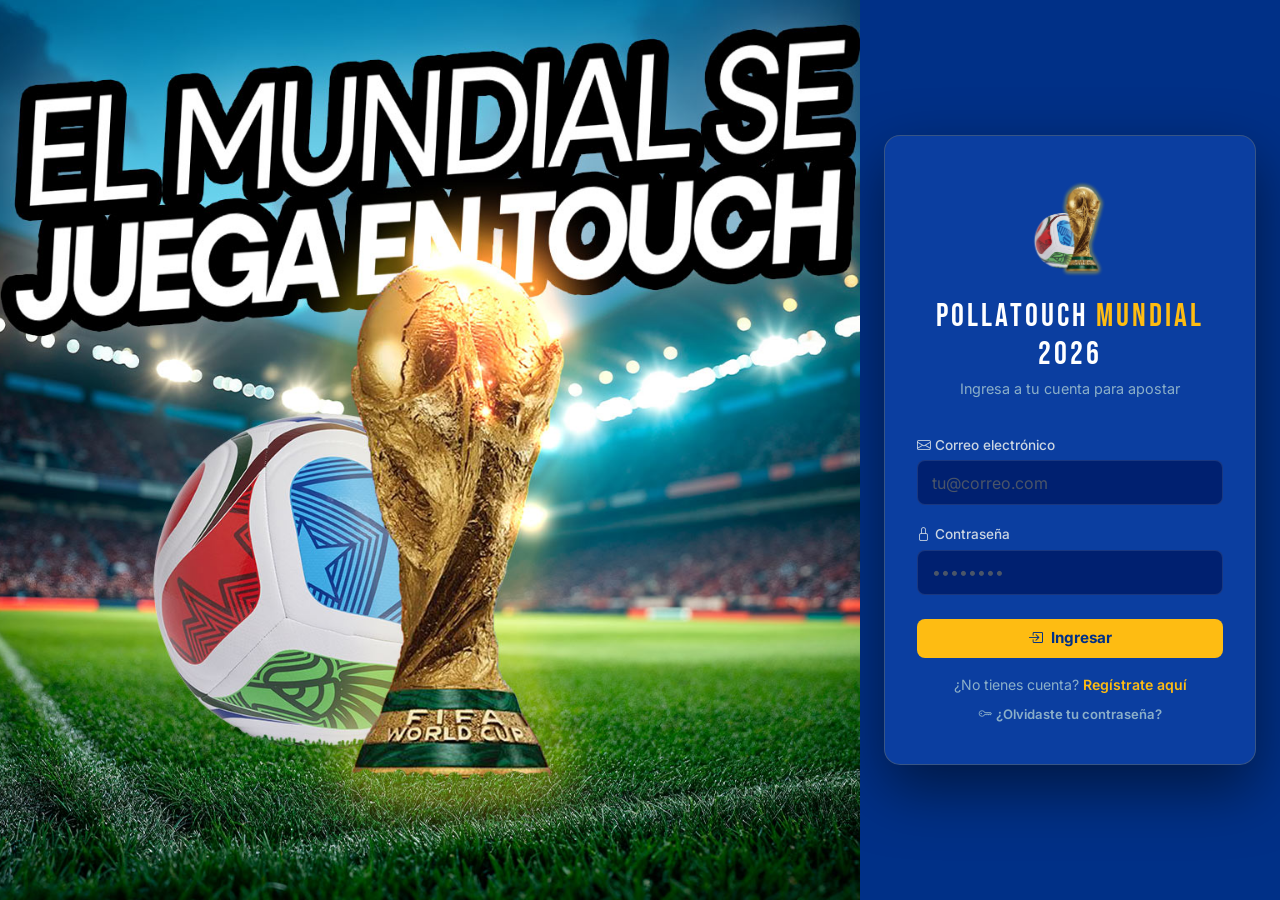
<file: frontend/index.html>
<!DOCTYPE html>
<html lang="es">
<head>
  <meta charset="UTF-8" />
  <script>if(!localStorage.getItem("token")){document.documentElement.style.display="none";location.replace("login.html");}</script>
  <meta name="viewport" content="width=device-width, initial-scale=1.0" />
  <title>Pollatouch Mundial 2026 — Mis Apuestas</title>
  <link rel="stylesheet" href="https://cdn.jsdelivr.net/npm/bootstrap@5.3.3/dist/css/bootstrap.min.css" />
  <link rel="stylesheet" href="https://cdn.jsdelivr.net/npm/bootstrap-icons@1.11.3/font/bootstrap-icons.min.css" />
  <link rel="stylesheet" href="styles.css" />
  <meta http-equiv="Content-Security-Policy" content="default-src 'self' https: data: blob:; script-src 'self' 'unsafe-inline' https://cdn.jsdelivr.net; style-src 'self' 'unsafe-inline' https://cdn.jsdelivr.net https://fonts.googleapis.com; font-src https://fonts.gstatic.com https://cdn.jsdelivr.net; img-src 'self' data: https:; connect-src 'self' https://polla-api-production.up.railway.app;">
</head>
<body>

<div id="navbar-root"></div>



<div class="page-wrap">

  <!-- Header -->
  <div class="page-header">
    <h1><i class="bi bi-soccer-ball page-icon"></i>MIS APUESTAS</h1>
    <p>Ingresa el marcador exacto que crees que va a ser en cada partido.</p>
  </div>

  <!-- Stats bar -->
  <div id="stats-bar" class="stats-bar-wrap"></div>

  <!-- Podio del Mundial: campeón, 2do y 3er lugar -->
  <div class="campeon-card">
    <img src="img/fifa2026-logo.png" class="campeon-trophy" alt="FIFA 2026" />
    <div class="podio-rows">
      <h3 class="podio-title">Podio del Mundial</h3>

      <div class="podio-row">
        <span class="podio-row-label"><span class="podio-row-icon">🏆</span>Campeón <strong style="color:var(--gold)">(5 pts)</strong></span>
        <div class="campeon-controls" id="controls-campeon">
          <select id="sel-campeon" class="form-select">
            <option value="">— Elige un país —</option>
          </select>
          <button class="btn-fifa-campeon" id="btn-campeon">
            <i class="bi bi-star me-1"></i> Apostar
          </button>
        </div>
      </div>

      <div class="podio-row">
        <span class="podio-row-label"><span class="podio-row-icon">🥈</span>2do lugar <strong style="color:var(--gold)">(3 pts)</strong></span>
        <div class="campeon-controls" id="controls-segundo">
          <select id="sel-segundo" class="form-select">
            <option value="">— Elige un país —</option>
          </select>
          <button class="btn-fifa-campeon" id="btn-segundo">
            <i class="bi bi-award me-1"></i> Apostar
          </button>
        </div>
      </div>

      <div class="podio-row">
        <span class="podio-row-label"><span class="podio-row-icon">🥉</span>3er lugar <strong style="color:var(--gold)">(2 pts)</strong></span>
        <div class="campeon-controls" id="controls-tercero">
          <select id="sel-tercero" class="form-select">
            <option value="">— Elige un país —</option>
          </select>
          <button class="btn-fifa-campeon" id="btn-tercero">
            <i class="bi bi-award me-1"></i> Apostar
          </button>
        </div>
      </div>

    </div>
  </div>

  <!-- Sticky search + phase tabs -->
  <div class="sticky-filters-bar">
    <div class="match-search-wrap">
      <i class="bi bi-search match-search-icon"></i>
      <input type="text" id="buscador-equipo" class="match-search-input" placeholder="Buscar equipo..." autocomplete="off" />
      <button type="button" id="btn-clear-buscador" class="match-search-clear" style="display:none" aria-label="Limpiar búsqueda"><i class="bi bi-x-circle-fill"></i></button>
    </div>

    <div class="phase-tabs" id="tabs-fases"></div>
  </div>

  <!-- Matches grid -->
  <div class="matches-grid" id="partidos-grid">
    <div class="match-card placeholder-glow" style="grid-column:1/-1;display:grid;grid-template-columns:repeat(auto-fill,minmax(285px,1fr));gap:1.25rem;background:none;border:none;padding:0">
      <!-- skeleton filled by JS -->
    </div>
  </div>

</div>

<div id="toast-container"></div>

<script src="https://cdn.jsdelivr.net/npm/bootstrap@5.3.3/dist/js/bootstrap.bundle.min.js"></script>
<script src="security.js"></script>
<script src="js/config.js"></script>
<script src="js/navbar.js"></script>
<script src="js/shared.js"></script>
<script src="js/chat-widget.js"></script>
<script src="js/data.js"></script>
<script src="js/apuestas.js"></script>

<!-- ══ Match Detail Modal ══ -->
<div class="modal fade" id="modalPartido" tabindex="-1" aria-hidden="true">
  <div class="modal-dialog modal-lg modal-dialog-centered modal-fullscreen-sm-down">
    <div class="modal-content match-modal-content">

      <!-- Hero: stadium photo -->
      <div class="match-modal-hero" id="modal-hero">
        <div class="match-modal-hero-overlay">
          <button class="match-modal-close" data-bs-dismiss="modal" type="button">
            <i class="bi bi-x-lg"></i>
          </button>
          <div class="match-modal-hero-bottom">
            <span class="match-modal-phase-chip" id="modal-phase-chip"></span>
            <span class="match-modal-venue" id="modal-venue"></span>
          </div>
        </div>
      </div>

      <!-- Tabs nav -->
      <div class="match-modal-tabs">
        <ul class="nav modal-nav-tabs" id="modalTabs" role="tablist">
          <li class="nav-item" role="presentation">
            <button class="nav-link active" data-bs-toggle="tab" data-bs-target="#tab-partido" type="button" role="tab">
              <i class="bi bi-soccer-ball me-1"></i>Partido
            </button>
          </li>
          <li class="nav-item" role="presentation">
            <button class="nav-link" data-bs-toggle="tab" data-bs-target="#tab-estadio" type="button" role="tab">
              <i class="bi bi-buildings me-1"></i>Estadio
            </button>
          </li>
          <li class="nav-item" role="presentation">
            <button class="nav-link" data-bs-toggle="tab" data-bs-target="#tab-equipos" type="button" role="tab">
              <i class="bi bi-people me-1"></i>Equipos
            </button>
          </li>
          <li class="nav-item" role="presentation">
            <button class="nav-link" data-bs-toggle="tab" data-bs-target="#tab-votos" type="button" role="tab" id="modal-tab-votos-btn">
              <i class="bi bi-eye me-1"></i>Votos
            </button>
          </li>
        </ul>
      </div>

      <!-- Tab content -->
      <div class="tab-content modal-tab-content">

        <!-- Tab 1: Partido -->
        <div class="tab-pane fade show active" id="tab-partido" role="tabpanel">
          <div class="modal-tab-partido">
            <div class="match-modal-teams-row">
              <div class="modal-team-block">
                <span class="modal-team-flag" id="modal-flag-l"></span>
                <span class="modal-team-name" id="modal-name-l"></span>
              </div>
              <div class="modal-center-block">
                <div id="modal-center-score"></div>
                <div class="modal-match-date" id="modal-date-str"></div>
                <div id="modal-status-block"></div>
              </div>
              <div class="modal-team-block">
                <span class="modal-team-flag" id="modal-flag-v"></span>
                <span class="modal-team-name" id="modal-name-v"></span>
              </div>
            </div>
          </div>
          <div class="match-modal-bet-section" id="modal-bet-area"></div>
        </div>

        <!-- Tab 2: Estadio -->
        <div class="tab-pane fade" id="tab-estadio" role="tabpanel">
          <div class="modal-tab-estadio" id="modal-estadio-content"></div>
        </div>

        <!-- Tab 3: Equipos -->
        <div class="tab-pane fade" id="tab-equipos" role="tabpanel">
          <div class="modal-tab-equipos" id="modal-equipos-content"></div>
        </div>

        <!-- Tab 4: Votos -->
        <div class="tab-pane fade" id="tab-votos" role="tabpanel">
          <div class="modal-tab-votos" id="modal-votos-content"></div>
        </div>

      </div>
    </div>
  </div>
</div>

<footer class="site-footer">
  <div class="footer-inner">

    <div class="footer-brand-col">
      <div class="d-flex align-items-center gap-2 mb-2">
        <img src="img/fifa2026-logo.png" class="footer-logo" alt="FIFA 2026" />
        <div class="footer-brand-name">POLLATOUCH <span>MUNDIAL</span> 2026</div>
      </div>
      <p class="footer-tagline">Predice los marcadores de cada partido, apuesta al campeón y demuestra que eres el mayor experto futbolero de tu grupo.</p>
      <div class="footer-host-row">
        <span title="Estados Unidos">🇺🇸</span>
        <span title="Canadá">🇨🇦</span>
        <span title="México">🇲🇽</span>
        <span class="footer-host-date">11 Jun – 19 Jul 2026</span>
      </div>
    </div>

    <div>
      <h4 class="footer-heading">El Torneo</h4>
      <ul class="footer-info-list">
        <li><i class="bi bi-calendar3-event"></i> 11 junio – 19 julio 2026</li>
        <li><i class="bi bi-flag-fill"></i> 48 selecciones nacionales</li>
        <li><i class="bi bi-dribbble"></i> 104 partidos en total</li>
        <li><i class="bi bi-geo-alt-fill"></i> 16 sedes · 3 países anfitriones</li>
        <li><i class="bi bi-trophy-fill"></i> Final: 19 jul · MetLife Stadium NJ</li>
        <li><i class="bi bi-people-fill"></i> ~5,5 millones de espectadores</li>
      </ul>
    </div>

    <div>
      <h4 class="footer-heading">Pollatouch Mundial 2026</h4>
      <ul class="footer-links-list">
        <li><a href="index.html"><i class="bi bi-controller"></i> Mis Apuestas</a></li>
        <li><a href="ranking.html"><i class="bi bi-trophy"></i> Tabla de posiciones</a></li>
        <li><a href="estadisticas.html"><i class="bi bi-bar-chart-line"></i> Estadísticas</a></li>
        <li><a href="perfil.html"><i class="bi bi-person-circle"></i> Mi Perfil</a></li>
      </ul>
    </div>

    <div>
      <h4 class="footer-heading">Links Oficiales</h4>
      <ul class="footer-links-list">
        <li><a href="https://www.fifa.com" target="_blank" rel="noopener"><i class="bi bi-globe2"></i> FIFA.com</a></li>
        <li><a href="https://www.fifa.com/en/tournaments/mens/worldcup/canadamexicousa2026" target="_blank" rel="noopener"><i class="bi bi-soccer-ball"></i> Copa Mundial 2026</a></li>
        <li><a href="https://www.conmebol.com" target="_blank" rel="noopener"><i class="bi bi-shield-fill"></i> CONMEBOL</a></li>
        <li><a href="https://www.uefa.com" target="_blank" rel="noopener"><i class="bi bi-shield-fill"></i> UEFA</a></li>
        <li><a href="https://www.fifatickets.com" target="_blank" rel="noopener"><i class="bi bi-ticket-perforated"></i> Entradas FIFA</a></li>
      </ul>
      <div class="footer-social-row">
        <a href="https://twitter.com/FIFAWorldCup" target="_blank" rel="noopener" class="footer-social-btn" title="Twitter / X"><i class="bi bi-twitter-x"></i></a>
        <a href="https://www.instagram.com/fifaworldcup/" target="_blank" rel="noopener" class="footer-social-btn" title="Instagram"><i class="bi bi-instagram"></i></a>
        <a href="https://www.youtube.com/FIFA" target="_blank" rel="noopener" class="footer-social-btn" title="YouTube"><i class="bi bi-youtube"></i></a>
        <a href="https://www.facebook.com/fifaworldcup" target="_blank" rel="noopener" class="footer-social-btn" title="Facebook"><i class="bi bi-facebook"></i></a>
        <a href="https://www.tiktok.com/@fifaworldcup" target="_blank" rel="noopener" class="footer-social-btn" title="TikTok"><i class="bi bi-tiktok"></i></a>
      </div>
    </div>

  </div>
  <div class="footer-bottom">
    <div class="footer-bottom-inner">
      <span class="footer-copy">© 2026 Pollatouch Mundial 2026 — Proyecto independiente no afiliado a FIFA.</span>
      <span class="footer-disclaimer">FIFA™, FIFA World Cup™ y el trofeo de la Copa Mundial son marcas registradas de la Fédération Internationale de Football Association.</span>
    </div>
  </div>
</footer>

</body>
</html>
</file>
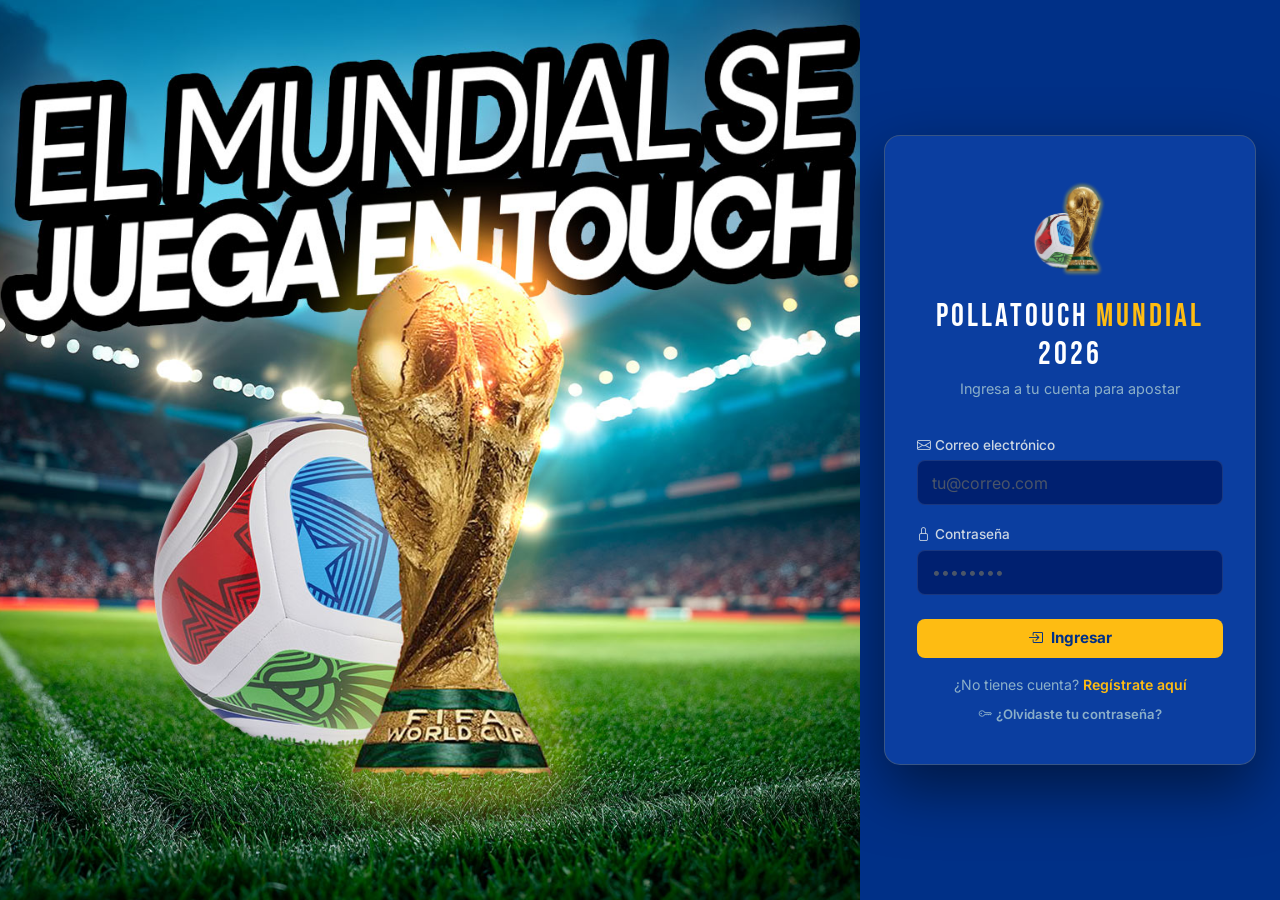
<file: frontend/admin.html>
<!DOCTYPE html>
<html lang="es">
<head>
  <meta charset="UTF-8" />
  <script>if(!localStorage.getItem("token")||localStorage.getItem("rol")!=="admin"){document.documentElement.style.display="none";location.replace("login.html");}</script>
  <meta name="viewport" content="width=device-width, initial-scale=1.0" />
  <title>Pollatouch Mundial 2026 — Panel Admin</title>
  <link rel="stylesheet" href="https://cdn.jsdelivr.net/npm/bootstrap@5.3.3/dist/css/bootstrap.min.css" />
  <link rel="stylesheet" href="https://cdn.jsdelivr.net/npm/bootstrap-icons@1.11.3/font/bootstrap-icons.min.css" />
  <link rel="stylesheet" href="styles.css" />
  <meta http-equiv="Content-Security-Policy" content="default-src 'self' https: data: blob:; script-src 'self' 'unsafe-inline' https://cdn.jsdelivr.net; style-src 'self' 'unsafe-inline' https://cdn.jsdelivr.net https://fonts.googleapis.com; font-src https://fonts.gstatic.com https://cdn.jsdelivr.net; img-src 'self' data: https:; connect-src 'self' https://polla-api-production.up.railway.app;">
  <style>
    #accordion-votos .accordion-button,
    #accordion-votos .accordion-button.collapsed,
    #accordion-votos .accordion-body,
    #accordion-votos .accordion-body td,
    #accordion-votos .accordion-body tr {
      color: #e8eef7 !important;
    }
    #accordion-votos .accordion-button::after { filter: invert(1) brightness(1.5); }
    #accordion-votos .accordion-item { border: 1px solid rgba(255,255,255,.1) !important; }
    #accordion-admin-partidos .accordion-button::after { filter: invert(1) brightness(1.5); }
    #accordion-admin-partidos .accordion-button:not(.collapsed) { background: rgba(245,184,0,.04) !important; }
    #accordion-admin-partidos .accordion-button:focus { box-shadow: none !important; }
    #accordion-usuarios .accordion-button,
    #accordion-usuarios .accordion-button.collapsed,
    #accordion-usuarios .accordion-body,
    #accordion-usuarios .accordion-body td,
    #accordion-usuarios .accordion-body tr {
      color: #e8eef7 !important;
    }
    #accordion-usuarios .accordion-button::after { filter: invert(1) brightness(1.5); }
    #accordion-usuarios .accordion-item { border: 1px solid rgba(255,255,255,.1) !important; }
    #accordion-auditoria .accordion-button,
    #accordion-auditoria .accordion-button.collapsed,
    #accordion-auditoria .accordion-body,
    #accordion-auditoria .accordion-body td,
    #accordion-auditoria .accordion-body tr {
      color: #e8eef7 !important;
    }
    #accordion-auditoria .accordion-button::after { filter: invert(1) brightness(1.5); }
    #accordion-auditoria .accordion-item { border: 1px solid rgba(255,255,255,.1) !important; }
    .admin-filter-bar { display:flex; gap:.55rem; flex-wrap:wrap; align-items:center; margin-bottom:1rem; }
    .admin-filter-bar .input-group-text { background:var(--input-bg); border-color:rgba(255,255,255,.1); color:var(--text-sub); }
    .admin-filter-bar .form-control,
    .admin-filter-bar .form-select { max-width:100%; }
    .admin-filter-bar .form-control:-webkit-autofill {
      -webkit-box-shadow: 0 0 0 1000px var(--input-bg) inset !important;
      -webkit-text-fill-color: #e8eef7 !important;
      caret-color: #e8eef7;
    }

    .btn-res-opcion {
      padding: .65rem .5rem;
      border-radius: 8px;
      border: 1px solid rgba(255,255,255,.12);
      background: rgba(255,255,255,.05);
      color: var(--text-sub);
      font-size: .82rem;
      cursor: pointer;
      transition: all .15s;
      font-weight: 500;
      text-align: center;
    }
    .btn-res-opcion:hover {
      border-color: rgba(245,184,0,.4);
      color: #e8eef7;
      background: rgba(245,184,0,.06);
    }
    .btn-res-opcion.active-L {
      background: rgba(74,222,128,.12);
      border-color: #4ade80;
      color: #4ade80;
      font-weight: 700;
    }
    .btn-res-opcion.active-E {
      background: rgba(245,184,0,.15);
      border-color: var(--gold);
      color: var(--gold);
      font-weight: 700;
    }
    .btn-res-opcion.active-V {
      background: rgba(248,113,113,.12);
      border-color: #f87171;
      color: #f87171;
      font-weight: 700;
    }

    .action-btn {
      display: inline-flex;
      align-items: center;
      justify-content: center;
      width: 32px;
      height: 32px;
      border-radius: 6px;
      border: none;
      cursor: pointer;
      font-size: .9rem;
      transition: opacity .15s, transform .1s;
    }
    .action-btn:hover { opacity: .85; transform: scale(1.08); }
    .action-btn-edit   { background: rgba(245,184,0,.15); color: var(--gold); border: 1px solid rgba(245,184,0,.3); }
    .action-btn-delete { background: rgba(232,25,44,.15);  color: var(--red);  border: 1px solid rgba(232,25,44,.3); }
    /* Modal overrides */
    .modal-content {
      background: var(--card-bg);
      border: 1px solid rgba(255,255,255,.1);
      color: var(--text-main);
    }
    .modal-header { border-bottom: 1px solid rgba(255,255,255,.1); }
    .modal-footer { border-top:    1px solid rgba(255,255,255,.1); }
    .modal-title  { font-family: 'Bebas Neue', sans-serif; letter-spacing: 1px; color: var(--gold); font-size: 1.3rem; }
    .btn-close-white { filter: invert(1) grayscale(1) brightness(2); }
  </style>
</head>
<body>

<div id="navbar-root"></div>

<div class="page-wrap">
  <div class="page-header">
    <h1><i class="bi bi-gear" style="font-size:1.6rem;vertical-align:middle;margin-right:.4rem;color:var(--gold)"></i>PANEL DE ADMINISTRACIÓN</h1>
    <p>Crea partidos, ingresa resultados y gestiona el juego.</p>
  </div>

  <div class="row g-4">

    <!-- Crear partido -->
    <div class="col-lg-6">
      <div class="admin-card">
        <div class="admin-card-title">
          <i class="bi bi-plus-circle-fill"></i> Crear partido
        </div>

        <div class="row g-3 mb-3">
          <div class="col-8">
            <label class="form-label">Equipo local</label>
            <input type="text" id="eq-local" class="form-control" placeholder="ej: Brasil" />
          </div>
          <div class="col-4">
            <label class="form-label">Bandera</label>
            <input type="text" id="flag-local" class="form-control" placeholder="🇧🇷" maxlength="4" />
          </div>
        </div>

        <div class="row g-3 mb-3">
          <div class="col-8">
            <label class="form-label">Equipo visita</label>
            <input type="text" id="eq-visita" class="form-control" placeholder="ej: Argentina" />
          </div>
          <div class="col-4">
            <label class="form-label">Bandera</label>
            <input type="text" id="flag-visita" class="form-control" placeholder="🇦🇷" maxlength="4" />
          </div>
        </div>

        <div class="mb-3">
          <label class="form-label"><i class="bi bi-calendar3 me-1"></i>Fecha y hora</label>
          <input type="datetime-local" id="fecha-partido" class="form-control" />
        </div>

        <div class="mb-4">
          <label class="form-label"><i class="bi bi-diagram-3 me-1"></i>Fase</label>
          <select id="fase-partido" class="form-select">
            <option>Grupos</option>
            <option>Dieciseisavos</option>
            <option>Octavos</option>
            <option>Cuartos</option>
            <option>Semifinal</option>
            <option>Tercer puesto</option>
            <option>Final</option>
          </select>
        </div>

        <div class="mb-4" id="wrap-grupo-crear">
          <label class="form-label"><i class="bi bi-grid me-1"></i>Grupo</label>
          <select id="grupo-partido" class="form-select">
            <option value="">— Sin grupo —</option>
            <option>Grupo A</option>
            <option>Grupo B</option>
            <option>Grupo C</option>
            <option>Grupo D</option>
            <option>Grupo E</option>
            <option>Grupo F</option>
            <option>Grupo G</option>
            <option>Grupo H</option>
            <option>Grupo I</option>
            <option>Grupo J</option>
            <option>Grupo K</option>
            <option>Grupo L</option>
          </select>
        </div>

        <hr style="border-color:rgba(255,255,255,.1);margin:1rem 0" />

        <div class="mb-3">
          <label class="form-label"><i class="bi bi-geo-alt me-1"></i>Estadio (nombre)</label>
          <input type="text" id="nombre-estadio" class="form-control" placeholder="ej: MetLife Stadium" />
        </div>

        <div class="mb-4">
          <label class="form-label"><i class="bi bi-image me-1"></i>Foto del estadio</label>
          <input type="file" id="file-estadio" class="form-control" accept="image/*" style="display:none" />
          <div class="d-flex gap-2 align-items-center flex-wrap">
            <button type="button" class="btn-fifa-outline" id="btn-pick-estadio" style="font-size:.82rem;padding:.4rem .85rem">
              <i class="bi bi-upload me-1"></i> Subir imagen
            </button>
            <input type="text" id="url-estadio" class="form-control" placeholder="O pega una URL de imagen" style="flex:1;min-width:160px" />
          </div>
          <div id="preview-estadio-crear" class="mt-2" style="display:none">
            <img id="img-preview-estadio-crear" src="" alt="Preview"
              style="width:100%;height:110px;object-fit:cover;border-radius:8px;border:1px solid rgba(245,184,0,.3)" />
            <button type="button" class="btn-danger-sm mt-1 w-100" id="btn-clear-estadio-crear" style="font-size:.75rem">
              <i class="bi bi-trash me-1"></i> Quitar imagen
            </button>
          </div>
        </div>

        <button class="btn-fifa-gold w-100 py-2" id="btn-crear">
          <i class="bi bi-plus-lg me-1"></i> Crear partido
        </button>
        <div id="msg-crear" class="mt-2"></div>
      </div>
    </div>

    <!-- Ingresar resultado -->
    <div class="col-lg-6">
      <div class="admin-card">
        <div class="admin-card-title">
          <i class="bi bi-clipboard-check-fill"></i> Ingresar resultado
        </div>

        <div class="mb-3">
          <label class="form-label"><i class="bi bi-controller me-1"></i>Partido</label>
          <select id="sel-partido" class="form-select">
            <option value="">— Cargando partidos... —</option>
          </select>
        </div>

        <!-- L/E/V (Grupos / Dieciseisavos / Octavos) -->
        <div id="res-lev-area">
          <label class="form-label mb-2">Resultado del partido</label>
          <div class="d-flex gap-2 mb-4" id="res-opciones">
            <button type="button" class="btn-res-opcion flex-fill" data-val="L" id="res-btn-L">
              <i class="bi bi-shield-fill-check me-1"></i>Local gana
            </button>
            <button type="button" class="btn-res-opcion flex-fill" data-val="E" id="res-btn-E">
              <i class="bi bi-dash-lg me-1"></i>Empate
            </button>
            <button type="button" class="btn-res-opcion flex-fill" data-val="V" id="res-btn-V">
              <i class="bi bi-shield-fill-check me-1"></i>Visita gana
            </button>
          </div>
        </div>

        <!-- Marcador exacto (Cuartos / Semifinal / Tercer puesto / Final) -->
        <div id="res-exacto-area" style="display:none">
          <label class="form-label mb-2"><i class="bi bi-pencil-square me-1"></i>Marcador al 90 min / alargue</label>
          <div class="exacto-score-row mb-3">
            <span id="res-flag-local" style="font-size:1.4rem"></span>
            <span id="res-name-local" style="font-size:.8rem;color:var(--text-sub);max-width:70px;text-align:center;line-height:1.1"></span>
            <input type="text" inputmode="numeric" pattern="[0-9]*" maxlength="2" class="exacto-input" id="res-gl" placeholder="0">
            <span class="exacto-sep">–</span>
            <input type="text" inputmode="numeric" pattern="[0-9]*" maxlength="2" class="exacto-input" id="res-gv" placeholder="0">
            <span id="res-name-visita" style="font-size:.8rem;color:var(--text-sub);max-width:70px;text-align:center;line-height:1.1"></span>
            <span id="res-flag-visita" style="font-size:1.4rem"></span>
          </div>
          <label class="pen-toggle-label mb-2">
            <input type="checkbox" id="res-fue-penales">
            <span>¿El partido fue a penales?</span>
          </label>
          <div id="res-penales-who" style="display:none;margin-top:.5rem">
            <label class="form-label mb-1">¿Quién avanzó en penales?</label>
            <select class="form-select" id="res-ganador-penales">
              <option value="">— Selecciona el equipo —</option>
            </select>
          </div>
        </div>

        <button class="btn-fifa-gold w-100 py-2 mt-2" id="btn-resultado">
          <i class="bi bi-check2-circle me-1"></i> Registrar resultado
        </button>
        <div id="msg-resultado" class="mt-2"></div>
      </div>
    </div>

    <!-- Definir campeón real -->
    <div class="col-12">
      <div class="admin-card">
        <div class="admin-card-title">
          <i class="bi bi-trophy-fill" style="color:var(--gold)"></i> Definir campeón del mundial
        </div>
        <p style="color:var(--text-sub);font-size:.9rem;margin-bottom:1.25rem">
          Al confirmar el campeón real, el sistema asignará automáticamente
          <strong style="color:var(--gold)">5 puntos</strong> a todos los usuarios que acertaron.
        </p>
        <div class="row g-3 align-items-end">
          <div class="col-sm-8">
            <label class="form-label">Campeón real del mundial</label>
            <input type="text" id="campeon-real" class="form-control" placeholder="ej: 🇦🇷 Argentina" />
          </div>
          <div class="col-sm-4">
            <button class="btn-fifa-gold w-100 py-2" id="btn-campeon-real">
              <i class="bi bi-trophy me-1"></i> Confirmar campeón
            </button>
          </div>
        </div>
        <div id="msg-campeon" class="mt-2"></div>
      </div>
    </div>

    <!-- Definir 2do lugar real -->
    <div class="col-12">
      <div class="admin-card">
        <div class="admin-card-title">
          <i class="bi bi-award-fill" style="color:var(--gold)"></i> Definir 2do lugar del mundial
        </div>
        <p style="color:var(--text-sub);font-size:.9rem;margin-bottom:1.25rem">
          Al confirmar el subcampeón real, el sistema asignará automáticamente
          <strong style="color:var(--gold)">3 puntos</strong> a todos los usuarios que acertaron.
        </p>
        <div class="row g-3 align-items-end">
          <div class="col-sm-8">
            <label class="form-label">2do lugar real del mundial</label>
            <input type="text" id="segundo-real" class="form-control" placeholder="ej: 🇫🇷 Francia" />
          </div>
          <div class="col-sm-4">
            <button class="btn-fifa-gold w-100 py-2" id="btn-segundo-real">
              <i class="bi bi-award me-1"></i> Confirmar 2do lugar
            </button>
          </div>
        </div>
        <div id="msg-segundo" class="mt-2"></div>
      </div>
    </div>

    <!-- Definir 3er lugar real -->
    <div class="col-12">
      <div class="admin-card">
        <div class="admin-card-title">
          <i class="bi bi-award-fill" style="color:var(--gold)"></i> Definir 3er lugar del mundial
        </div>
        <p style="color:var(--text-sub);font-size:.9rem;margin-bottom:1.25rem">
          Al confirmar el tercer lugar real, el sistema asignará automáticamente
          <strong style="color:var(--gold)">2 puntos</strong> a todos los usuarios que acertaron.
        </p>
        <div class="row g-3 align-items-end">
          <div class="col-sm-8">
            <label class="form-label">3er lugar real del mundial</label>
            <input type="text" id="tercero-real" class="form-control" placeholder="ej: 🇭🇷 Croacia" />
          </div>
          <div class="col-sm-4">
            <button class="btn-fifa-gold w-100 py-2" id="btn-tercero-real">
              <i class="bi bi-award me-1"></i> Confirmar 3er lugar
            </button>
          </div>
        </div>
        <div id="msg-tercero" class="mt-2"></div>
      </div>
    </div>

  </div>

  <!-- Lista de partidos -->
  <div class="mt-4">
    <div class="d-flex align-items-center justify-content-between mb-3 flex-wrap gap-2">
      <div class="admin-card-title mb-0">
        <i class="bi bi-list-ul" style="color:var(--gold)"></i> Partidos registrados
      </div>
      <span id="partidos-count" style="font-size:.78rem;color:var(--text-sub)"></span>
    </div>
    <div class="admin-filter-bar">
      <div class="input-group" style="max-width:250px;flex:1;min-width:150px">
        <span class="input-group-text"><i class="bi bi-search"></i></span>
        <input type="text" id="filtro-pais" class="form-control" placeholder="Buscar país o estadio…" autocomplete="off" />
      </div>
      <select id="filtro-grupo" class="form-select" style="max-width:170px;flex-shrink:0">
        <option value="">— Todos —</option>
        <option>Grupo A</option>
        <option>Grupo B</option>
        <option>Grupo C</option>
        <option>Grupo D</option>
        <option>Grupo E</option>
        <option>Grupo F</option>
        <option>Grupo G</option>
        <option>Grupo H</option>
        <option>Grupo I</option>
        <option>Grupo J</option>
        <option>Grupo K</option>
        <option>Grupo L</option>
        <option>Dieciseisavos</option>
        <option>Octavos</option>
        <option>Cuartos</option>
        <option>Semifinal</option>
        <option>Tercer puesto</option>
        <option>Final</option>
      </select>
      <select id="filtro-foto" class="form-select" style="max-width:160px;flex-shrink:0">
        <option value="">📸 Todas</option>
        <option value="con">✅ Con foto</option>
        <option value="sin">❌ Sin foto</option>
      </select>
      <button class="btn-fifa-outline" id="btn-expand-all" style="padding:.42rem .9rem;font-size:.8rem;white-space:nowrap;flex-shrink:0">
        <i class="bi bi-arrows-expand me-1"></i>Expandir
      </button>
      <button class="btn-fifa-outline" id="btn-collapse-all" style="padding:.42rem .9rem;font-size:.8rem;white-space:nowrap;flex-shrink:0">
        <i class="bi bi-arrows-collapse me-1"></i>Colapsar
      </button>
    </div>
    <div id="lista-partidos">
      <div class="empty-state">
        <span class="spinner-wc" style="width:2rem;height:2rem;border-width:3px"></span>
        <h3 style="margin-top:1rem">Cargando...</h3>
      </div>
    </div>
  </div>

  <!-- Gestión de usuarios -->
  <div class="mt-5">
    <div class="d-flex align-items-center justify-content-between mb-3 flex-wrap gap-2">
      <div class="admin-card-title mb-0">
        <i class="bi bi-people-fill" style="color:var(--gold)"></i> Usuarios registrados
      </div>
      <button class="btn-fifa-gold" id="btn-nuevo-usuario" style="padding:.45rem 1.1rem;font-size:.85rem">
        <i class="bi bi-person-plus-fill me-1"></i> Nuevo usuario
      </button>
    </div>
    <div class="admin-filter-bar">
      <div class="input-group" style="max-width:280px;flex:1;min-width:150px">
        <span class="input-group-text"><i class="bi bi-search"></i></span>
        <input type="search" id="filtro-usuario" name="q" class="form-control" placeholder="Buscar nombre o correo…" autocomplete="off" />
      </div>
      <button class="btn-fifa-outline" id="btn-expand-all-usuarios" style="padding:.42rem .9rem;font-size:.8rem;white-space:nowrap;flex-shrink:0">
        <i class="bi bi-arrows-expand me-1"></i>Expandir
      </button>
      <button class="btn-fifa-outline" id="btn-collapse-all-usuarios" style="padding:.42rem .9rem;font-size:.8rem;white-space:nowrap;flex-shrink:0">
        <i class="bi bi-arrows-collapse me-1"></i>Colapsar
      </button>
    </div>
    <div id="lista-usuarios">
      <div class="empty-state">
        <span class="spinner-wc" style="width:2rem;height:2rem;border-width:3px"></span>
        <h3 style="margin-top:1rem">Cargando...</h3>
      </div>
    </div>
  </div>

  <!-- Votos registrados -->
  <div class="mt-5">
    <div class="d-flex align-items-center justify-content-between mb-3 flex-wrap gap-2">
      <div class="admin-card-title mb-0">
        <i class="bi bi-check2-circle" style="color:var(--gold)"></i> Votos registrados
      </div>
      <button class="btn-danger-sm" id="btn-reset-apuestas" style="padding:.45rem 1rem;font-size:.83rem">
        <i class="bi bi-trash me-1"></i> Borrar historial de votos
      </button>
    </div>
    <p style="color:var(--text-sub);font-size:.85rem;margin-top:-.5rem;margin-bottom:1rem">
      Los votos de partidos ya finalizados se pueden editar o agregar hasta 7 días después de finalizados (para casos justificados); pasado ese plazo quedan bloqueados.
    </p>
    <div id="lista-votos">
      <div class="empty-state">
        <span class="spinner-wc" style="width:2rem;height:2rem;border-width:3px"></span>
        <h3 style="margin-top:1rem">Cargando...</h3>
      </div>
    </div>
  </div>

  <!-- Gestión del chat -->
  <div class="mt-5">
    <div class="admin-card-title mb-3">
      <i class="bi bi-chat-dots-fill" style="color:var(--gold)"></i> Gestión del chat
    </div>
    <div class="admin-card" style="max-width:480px">
      <p style="color:var(--text-sub);font-size:.88rem;margin-bottom:1.25rem">
        Elimina todos los mensajes del chat de forma permanente. Esta acción no se puede deshacer.
      </p>
      <button class="btn-danger-sm" id="btn-borrar-chat" style="padding:.5rem 1.1rem;font-size:.88rem">
        <i class="bi bi-trash me-1"></i> Borrar historial del chat
      </button>
    </div>
  </div>

  <!-- Auditoría de admin -->
  <div class="mt-5">
    <div class="admin-card-title mb-3">
      <i class="bi bi-shield-lock-fill" style="color:var(--gold)"></i> Auditoría de cambios de admin
    </div>
    <p style="color:var(--text-sub);font-size:.85rem;margin-top:-.5rem;margin-bottom:1rem">
      Registro de cada voto editado o resultado modificado por un administrador, para transparencia.
    </p>
    <div class="admin-filter-bar" style="justify-content:flex-end">
      <button class="btn-fifa-outline" id="btn-expand-all-auditoria" style="padding:.42rem .9rem;font-size:.8rem;white-space:nowrap;flex-shrink:0">
        <i class="bi bi-arrows-expand me-1"></i>Expandir
      </button>
      <button class="btn-fifa-outline" id="btn-collapse-all-auditoria" style="padding:.42rem .9rem;font-size:.8rem;white-space:nowrap;flex-shrink:0">
        <i class="bi bi-arrows-collapse me-1"></i>Colapsar
      </button>
    </div>
    <div id="lista-auditoria">
      <div class="empty-state">
        <span class="spinner-wc" style="width:2rem;height:2rem;border-width:3px"></span>
        <h3 style="margin-top:1rem">Cargando...</h3>
      </div>
    </div>
  </div>

</div>

<!-- ══ MODAL EDITAR PARTIDO ══ -->
<div class="modal fade" id="modal-editar" tabindex="-1" aria-labelledby="modal-editar-title" aria-hidden="true">
  <div class="modal-dialog modal-dialog-centered">
    <div class="modal-content">
      <div class="modal-header">
        <h5 class="modal-title" id="modal-editar-title">
          <i class="bi bi-pencil-square me-2"></i>Editar partido
        </h5>
        <button type="button" class="btn-close btn-close-white" data-bs-dismiss="modal" aria-label="Cerrar"></button>
      </div>
      <div class="modal-body">
        <input type="hidden" id="edit-id" />

        <div class="row g-3 mb-3">
          <div class="col-8">
            <label class="form-label">Equipo local</label>
            <input type="text" id="edit-eq-local" class="form-control" placeholder="ej: Brasil" />
          </div>
          <div class="col-4">
            <label class="form-label">Bandera</label>
            <input type="text" id="edit-flag-local" class="form-control" placeholder="🇧🇷" maxlength="4" />
          </div>
        </div>

        <div class="row g-3 mb-3">
          <div class="col-8">
            <label class="form-label">Equipo visita</label>
            <input type="text" id="edit-eq-visita" class="form-control" placeholder="ej: Argentina" />
          </div>
          <div class="col-4">
            <label class="form-label">Bandera</label>
            <input type="text" id="edit-flag-visita" class="form-control" placeholder="🇦🇷" maxlength="4" />
          </div>
        </div>

        <div class="mb-3">
          <label class="form-label"><i class="bi bi-calendar3 me-1"></i>Fecha y hora</label>
          <input type="datetime-local" id="edit-fecha" class="form-control" />
        </div>

        <div class="mb-3">
          <label class="form-label"><i class="bi bi-diagram-3 me-1"></i>Fase</label>
          <select id="edit-fase" class="form-select">
            <option>Grupos</option>
            <option>Dieciseisavos</option>
            <option>Octavos</option>
            <option>Cuartos</option>
            <option>Semifinal</option>
            <option>Tercer puesto</option>
            <option>Final</option>
          </select>
        </div>

        <div class="mb-2" id="wrap-grupo-editar">
          <label class="form-label"><i class="bi bi-grid me-1"></i>Grupo</label>
          <select id="edit-grupo" class="form-select">
            <option value="">— Sin grupo —</option>
            <option>Grupo A</option>
            <option>Grupo B</option>
            <option>Grupo C</option>
            <option>Grupo D</option>
            <option>Grupo E</option>
            <option>Grupo F</option>
            <option>Grupo G</option>
            <option>Grupo H</option>
            <option>Grupo I</option>
            <option>Grupo J</option>
            <option>Grupo K</option>
            <option>Grupo L</option>
          </select>
        </div>

        <hr style="border-color:rgba(255,255,255,.1);margin:1.1rem 0" />

        <div class="mb-3">
          <label class="form-label"><i class="bi bi-geo-alt me-1"></i>Estadio (nombre)</label>
          <input type="text" id="edit-nombre-estadio" class="form-control" placeholder="ej: MetLife Stadium" />
        </div>

        <div class="mb-3">
          <label class="form-label"><i class="bi bi-image me-1"></i>Foto del estadio</label>
          <input type="file" id="edit-file-estadio" class="form-control" accept="image/*" style="display:none" />
          <div class="d-flex gap-2 align-items-center flex-wrap">
            <button type="button" class="btn-fifa-outline" id="btn-edit-pick-estadio" style="font-size:.82rem;padding:.4rem .85rem">
              <i class="bi bi-upload me-1"></i> Subir imagen
            </button>
            <input type="text" id="edit-url-estadio" class="form-control" placeholder="O pega una URL de imagen" style="flex:1;min-width:160px" />
          </div>
          <div id="preview-estadio-editar" class="mt-2" style="display:none">
            <img id="img-preview-estadio-editar" src="" alt="Preview"
              style="width:100%;height:110px;object-fit:cover;border-radius:8px;border:1px solid rgba(245,184,0,.3)" />
            <button type="button" class="btn-danger-sm mt-1 w-100" id="btn-clear-estadio-editar" style="font-size:.75rem">
              <i class="bi bi-trash me-1"></i> Quitar imagen
            </button>
          </div>
        </div>

        <hr style="border-color:rgba(255,255,255,.1);margin:1.1rem 0" />

        <div class="form-check form-switch mb-3">
          <input class="form-check-input" type="checkbox" id="edit-finalizado" role="switch" />
          <label class="form-check-label" for="edit-finalizado" style="color:var(--text-sub)">
            Partido finalizado
          </label>
        </div>

        <div id="wrap-resultado-editar">
          <label class="form-label mb-2">Resultado del partido</label>
          <div class="d-flex gap-2 mb-1">
            <button type="button" class="btn-res-opcion flex-fill" data-val="L" id="edit-res-btn-L">
              <i class="bi bi-shield-fill-check me-1"></i>Local gana
            </button>
            <button type="button" class="btn-res-opcion flex-fill" data-val="E" id="edit-res-btn-E">
              <i class="bi bi-dash-lg me-1"></i>Empate
            </button>
            <button type="button" class="btn-res-opcion flex-fill" data-val="V" id="edit-res-btn-V">
              <i class="bi bi-shield-fill-check me-1"></i>Visita gana
            </button>
          </div>
        </div>

        <div id="msg-editar" class="mt-3"></div>
      </div>
      <div class="modal-footer">
        <button type="button" class="btn-fifa-outline" data-bs-dismiss="modal">Cancelar</button>
        <button type="button" class="btn-fifa-gold" id="btn-guardar-editar">
          <i class="bi bi-floppy me-1"></i> Guardar cambios
        </button>
      </div>
    </div>
  </div>
</div>

<!-- ══ MODAL USUARIO ══ -->
<div class="modal fade" id="modal-usuario" tabindex="-1" aria-labelledby="modal-usuario-title" aria-hidden="true">
  <div class="modal-dialog modal-dialog-centered">
    <div class="modal-content">
      <div class="modal-header">
        <h5 class="modal-title" id="modal-usuario-title">
          <i class="bi bi-person-fill me-2"></i><span id="modal-usuario-titulo-texto">Nuevo usuario</span>
        </h5>
        <button type="button" class="btn-close btn-close-white" data-bs-dismiss="modal" aria-label="Cerrar"></button>
      </div>
      <div class="modal-body">
        <input type="hidden" id="usuario-edit-id" />

        <div class="mb-3">
          <label class="form-label">Nombre</label>
          <input type="text" id="usuario-nombre" class="form-control" placeholder="Nombre completo" />
        </div>

        <div class="mb-3">
          <label class="form-label">Email</label>
          <input type="email" id="usuario-email" class="form-control" placeholder="correo@ejemplo.com" />
        </div>

        <div class="mb-3">
          <label class="form-label">Rol</label>
          <select id="usuario-rol" class="form-select">
            <option value="usuario">Usuario</option>
            <option value="admin">Admin</option>
          </select>
        </div>

        <div class="mb-3">
          <label class="form-label" id="usuario-pw-label">Contraseña</label>
          <div class="input-group">
            <input type="password" id="usuario-password" class="form-control" placeholder="Mín. 8 caracteres" />
            <button class="btn btn-outline-secondary" type="button" id="btn-toggle-usuario-pw"
              style="border-color:rgba(255,255,255,.2);color:var(--text-sub)">
              <i class="bi bi-eye" id="icon-toggle-usuario-pw"></i>
            </button>
          </div>
          <div id="usuario-pw-hint" class="form-text" style="color:var(--text-sub);font-size:.78rem">
            Dejar en blanco para no cambiar la contraseña.
          </div>
        </div>

        <div id="msg-usuario" class="mt-2"></div>
      </div>
      <div class="modal-footer">
        <button type="button" class="btn-fifa-outline" data-bs-dismiss="modal">Cancelar</button>
        <button type="button" class="btn-fifa-gold" id="btn-guardar-usuario">
          <i class="bi bi-floppy me-1"></i> Guardar
        </button>
      </div>
    </div>
  </div>
</div>

<!-- ══ MODAL VOTO ADMIN ══ -->
<div class="modal fade" id="modal-voto-admin" tabindex="-1" aria-hidden="true">
  <div class="modal-dialog modal-dialog-centered">
    <div class="modal-content">
      <div class="modal-header">
        <h5 class="modal-title">
          <i class="bi bi-pencil-fill me-2"></i><span id="modal-voto-titulo">Editar voto</span>
        </h5>
        <button type="button" class="btn-close btn-close-white" data-bs-dismiss="modal" aria-label="Cerrar"></button>
      </div>
      <div class="modal-body">
        <div id="modal-voto-info" style="margin-bottom:1rem;padding:.6rem .8rem;background:rgba(255,255,255,.04);border-radius:8px;font-size:.85rem;color:var(--text-sub)"></div>
        <div id="modal-voto-partido-wrap" style="margin-bottom:1rem">
          <label class="form-label"><i class="bi bi-controller me-1"></i>Partido</label>
          <select id="modal-voto-partido" class="form-select">
            <option value="">— Selecciona un partido —</option>
          </select>
        </div>
        <label class="form-label">Predicción</label>
        <div class="d-flex gap-2">
          <button type="button" class="btn-res-opcion flex-fill" id="voto-btn-L"><i class="bi bi-shield-fill-check me-1"></i>Local gana</button>
          <button type="button" class="btn-res-opcion flex-fill" id="voto-btn-E"><i class="bi bi-dash-lg me-1"></i>Empate</button>
          <button type="button" class="btn-res-opcion flex-fill" id="voto-btn-V"><i class="bi bi-shield-fill-check me-1"></i>Visita gana</button>
        </div>
        <div id="msg-voto-admin" class="mt-2"></div>
      </div>
      <div class="modal-footer">
        <button type="button" class="btn-fifa-outline" data-bs-dismiss="modal">Cancelar</button>
        <button type="button" class="btn-fifa-gold" id="btn-guardar-voto">
          <i class="bi bi-floppy me-1"></i> Guardar
        </button>
      </div>
    </div>
  </div>
</div>

<div id="toast-container"></div>

<script src="https://cdn.jsdelivr.net/npm/bootstrap@5.3.3/dist/js/bootstrap.bundle.min.js"></script>
<script src="security.js"></script>
<script src="js/config.js"></script>
<script src="js/navbar.js"></script>
<script src="js/shared.js"></script>
<script src="js/chat-widget.js"></script>
<script src="js/admin.js"></script>

<footer class="site-footer">
  <div class="footer-inner">

    <div class="footer-brand-col">
      <div class="d-flex align-items-center gap-2 mb-2">
        <img src="img/fifa2026-logo.png" class="footer-logo" alt="FIFA 2026" />
        <div class="footer-brand-name">POLLATOUCH <span>MUNDIAL</span> 2026</div>
      </div>
      <p class="footer-tagline">Predice los marcadores de cada partido, apuesta al campeón y demuestra que eres el mayor experto futbolero de tu grupo.</p>
      <div class="footer-host-row">
        <span title="Estados Unidos">🇺🇸</span>
        <span title="Canadá">🇨🇦</span>
        <span title="México">🇲🇽</span>
        <span class="footer-host-date">11 Jun – 19 Jul 2026</span>
      </div>
    </div>

    <div>
      <h4 class="footer-heading">El Torneo</h4>
      <ul class="footer-info-list">
        <li><i class="bi bi-calendar3-event"></i> 11 junio – 19 julio 2026</li>
        <li><i class="bi bi-flag-fill"></i> 48 selecciones nacionales</li>
        <li><i class="bi bi-dribbble"></i> 104 partidos en total</li>
        <li><i class="bi bi-geo-alt-fill"></i> 16 sedes · 3 países anfitriones</li>
        <li><i class="bi bi-trophy-fill"></i> Final: 19 jul · MetLife Stadium NJ</li>
        <li><i class="bi bi-people-fill"></i> ~5,5 millones de espectadores</li>
      </ul>
    </div>

    <div>
      <h4 class="footer-heading">Pollatouch Mundial 2026</h4>
      <ul class="footer-links-list">
        <li><a href="index.html"><i class="bi bi-controller"></i> Mis Apuestas</a></li>
        <li><a href="ranking.html"><i class="bi bi-trophy"></i> Tabla de posiciones</a></li>
        <li><a href="estadisticas.html"><i class="bi bi-bar-chart-line"></i> Estadísticas</a></li>
        <li><a href="perfil.html"><i class="bi bi-person-circle"></i> Mi Perfil</a></li>
      </ul>
    </div>

    <div>
      <h4 class="footer-heading">Links Oficiales</h4>
      <ul class="footer-links-list">
        <li><a href="https://www.fifa.com" target="_blank" rel="noopener"><i class="bi bi-globe2"></i> FIFA.com</a></li>
        <li><a href="https://www.fifa.com/en/tournaments/mens/worldcup/canadamexicousa2026" target="_blank" rel="noopener"><i class="bi bi-soccer-ball"></i> Copa Mundial 2026</a></li>
        <li><a href="https://www.conmebol.com" target="_blank" rel="noopener"><i class="bi bi-shield-fill"></i> CONMEBOL</a></li>
        <li><a href="https://www.uefa.com" target="_blank" rel="noopener"><i class="bi bi-shield-fill"></i> UEFA</a></li>
        <li><a href="https://www.fifatickets.com" target="_blank" rel="noopener"><i class="bi bi-ticket-perforated"></i> Entradas FIFA</a></li>
      </ul>
      <div class="footer-social-row">
        <a href="https://twitter.com/FIFAWorldCup" target="_blank" rel="noopener" class="footer-social-btn" title="Twitter / X"><i class="bi bi-twitter-x"></i></a>
        <a href="https://www.instagram.com/fifaworldcup/" target="_blank" rel="noopener" class="footer-social-btn" title="Instagram"><i class="bi bi-instagram"></i></a>
        <a href="https://www.youtube.com/FIFA" target="_blank" rel="noopener" class="footer-social-btn" title="YouTube"><i class="bi bi-youtube"></i></a>
        <a href="https://www.facebook.com/fifaworldcup" target="_blank" rel="noopener" class="footer-social-btn" title="Facebook"><i class="bi bi-facebook"></i></a>
        <a href="https://www.tiktok.com/@fifaworldcup" target="_blank" rel="noopener" class="footer-social-btn" title="TikTok"><i class="bi bi-tiktok"></i></a>
      </div>
    </div>

  </div>
  <div class="footer-bottom">
    <div class="footer-bottom-inner">
      <span class="footer-copy">© 2026 Pollatouch Mundial 2026 — Proyecto independiente no afiliado a FIFA.</span>
      <span class="footer-disclaimer">FIFA™, FIFA World Cup™ y el trofeo de la Copa Mundial son marcas registradas de la Fédération Internationale de Football Association.</span>
    </div>
  </div>
</footer>

</body>
</html>
</file>
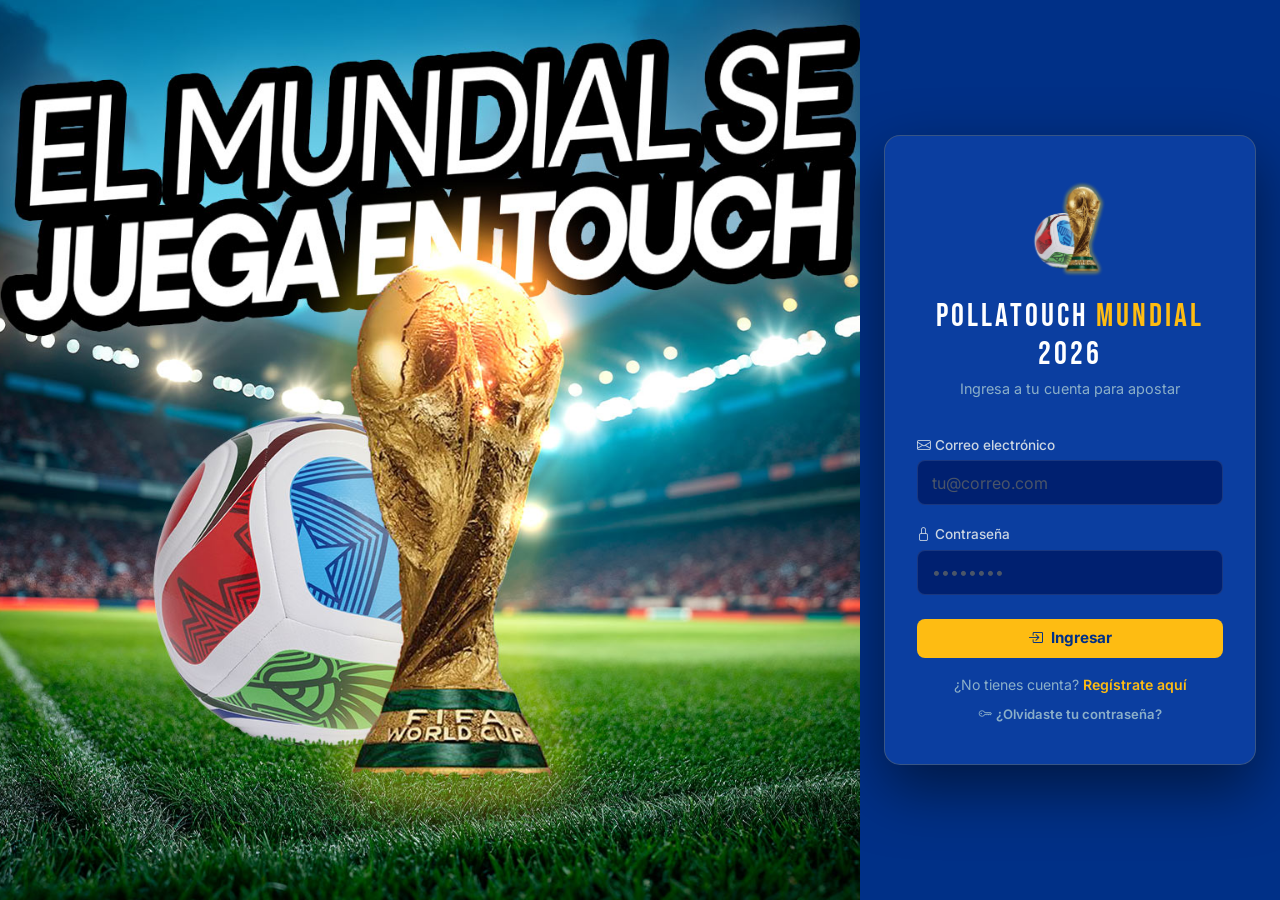
<file: frontend/chat.html>
<!DOCTYPE html>
<html lang="es">
<head>
  <meta charset="UTF-8" />
  <script>if(!localStorage.getItem("token")){document.documentElement.style.display="none";location.replace("login.html");}</script>
  <meta name="viewport" content="width=device-width, initial-scale=1.0" />
  <title>Pollatouch Mundial 2026 — Chat</title>
  <link rel="stylesheet" href="https://cdn.jsdelivr.net/npm/bootstrap@5.3.3/dist/css/bootstrap.min.css" />
  <link rel="stylesheet" href="https://cdn.jsdelivr.net/npm/bootstrap-icons@1.11.3/font/bootstrap-icons.min.css" />
  <link rel="stylesheet" href="styles.css" />
  <meta http-equiv="Content-Security-Policy" content="default-src 'self' https: data: blob:; script-src 'self' 'unsafe-inline' https://cdn.jsdelivr.net; style-src 'self' 'unsafe-inline' https://cdn.jsdelivr.net https://fonts.googleapis.com; font-src https://fonts.gstatic.com https://cdn.jsdelivr.net; img-src 'self' data: https:; connect-src 'self' https://polla-api-production.up.railway.app;">
  <style>
    .chat-wrap {
      display: flex;
      flex-direction: column;
      height: calc(100dvh - 64px);
      max-width: 760px;
      margin: 0 auto;
      padding: 0 1rem 1rem;
    }
    @supports not (height: 100dvh) {
      .chat-wrap { height: calc(100vh - 64px); }
    }
    .chat-header {
      padding: .85rem 0 .6rem;
      border-bottom: 1px solid rgba(255,255,255,.08);
      margin-bottom: .75rem;
      flex-shrink: 0;
    }
    .chat-header h2 {
      font-family: 'Bebas Neue', sans-serif;
      font-size: 1.4rem;
      letter-spacing: 1px;
      color: #e8eef7;
      margin: 0;
    }
    .chat-header p {
      font-size: .78rem;
      color: var(--text-sub);
      margin: .15rem 0 0;
    }
    .chat-messages {
      flex: 1;
      overflow-y: auto;
      display: flex;
      flex-direction: column;
      gap: .5rem;
      padding: .25rem 0 .5rem;
      scrollbar-width: thin;
      scrollbar-color: rgba(255,255,255,.1) transparent;
    }
    .chat-messages::-webkit-scrollbar { width: 4px; }
    .chat-messages::-webkit-scrollbar-thumb { background: rgba(255,255,255,.12); border-radius: 2px; }

    .chat-msg {
      display: flex;
      gap: .6rem;
      align-items: flex-start;
      max-width: 82%;
    }
    .chat-msg.own {
      align-self: flex-end;
      flex-direction: row-reverse;
    }
    .chat-avatar {
      width: 34px;
      height: 34px;
      border-radius: 50%;
      object-fit: cover;
      flex-shrink: 0;
      border: 1px solid rgba(255,255,255,.12);
    }
    .chat-avatar-initials {
      width: 34px;
      height: 34px;
      border-radius: 50%;
      background: rgba(245,184,0,.15);
      border: 1px solid rgba(245,184,0,.3);
      display: flex;
      align-items: center;
      justify-content: center;
      font-size: .75rem;
      font-weight: 700;
      color: var(--gold);
      flex-shrink: 0;
    }
    .chat-bubble-wrap {
      display: flex;
      flex-direction: column;
      gap: .15rem;
      min-width: 0;
    }
    .chat-meta {
      font-size: .7rem;
      color: var(--text-sub);
      display: flex;
      align-items: center;
      gap: .4rem;
    }
    .chat-msg.own .chat-meta { justify-content: flex-end; }
    .chat-meta .name { font-weight: 600; color: var(--gold); }
    .chat-bubble {
      background: var(--card-bg);
      border: 1px solid rgba(255,255,255,.08);
      border-radius: 0 12px 12px 12px;
      padding: .5rem .75rem;
      font-size: .88rem;
      color: #e8eef7;
      line-height: 1.4;
      word-break: break-word;
      position: relative;
    }
    .chat-msg.own .chat-bubble {
      background: rgba(245,184,0,.1);
      border-color: rgba(245,184,0,.2);
      border-radius: 12px 0 12px 12px;
    }
    .chat-bubble .btn-del {
      position: absolute;
      top: 4px;
      right: 6px;
      background: none;
      border: none;
      color: rgba(255,255,255,.25);
      font-size: .7rem;
      padding: 0;
      cursor: pointer;
      opacity: 0;
      transition: opacity .15s;
    }
    .chat-bubble:hover .btn-del { opacity: 1; }
    .chat-bubble .btn-del:hover { color: #e74c3c; }

    .chat-input-wrap {
      flex-shrink: 0;
      display: flex;
      gap: .5rem;
      padding-top: .75rem;
      border-top: 1px solid rgba(255,255,255,.08);
    }
    .chat-input {
      flex: 1;
      background: var(--input-bg);
      border: 1px solid rgba(255,255,255,.1);
      border-radius: 22px;
      color: #e8eef7;
      font-size: .9rem;
      padding: .55rem 1rem;
      outline: none;
      transition: border-color .2s;
      resize: none;
      max-height: 80px;
    }
    .chat-input:focus { border-color: rgba(245,184,0,.5); }
    .chat-input::placeholder { color: var(--text-sub); }
    .chat-send-btn {
      background: var(--gold);
      border: none;
      border-radius: 50%;
      width: 42px;
      height: 42px;
      color: #111;
      font-size: 1rem;
      display: flex;
      align-items: center;
      justify-content: center;
      cursor: pointer;
      flex-shrink: 0;
      transition: opacity .15s, transform .1s;
      align-self: flex-end;
    }
    .chat-send-btn:hover { opacity: .85; }
    .chat-send-btn:active { transform: scale(.93); }
    .chat-send-btn:disabled { opacity: .4; cursor: not-allowed; }
    .chat-empty {
      flex: 1;
      display: flex;
      flex-direction: column;
      align-items: center;
      justify-content: center;
      color: var(--text-sub);
      gap: .5rem;
      font-size: .9rem;
    }
    .chat-empty i { font-size: 2.5rem; opacity: .35; }
    .chat-counter {
      font-size: .7rem;
      color: var(--text-sub);
      text-align: right;
      margin-top: .2rem;
    }
    .chat-counter.warn { color: #e67e22; }
  </style>
</head>
<body>

<div id="navbar-root"></div>

<!-- Chat -->
<div class="chat-wrap">
  <div class="chat-header">
    <h2><i class="bi bi-chat-dots-fill me-2" style="color:var(--gold)"></i>Chat del Mundial</h2>
    <p>Habla con los demás participantes · máx. 300 caracteres · respeta a todos</p>
  </div>

  <div class="chat-messages" id="chat-messages">
    <div class="chat-empty" id="chat-empty">
      <i class="bi bi-chat-square-dots"></i>
      <span>Cargando mensajes...</span>
    </div>
  </div>

  <div>
    <div class="chat-input-wrap">
      <textarea class="chat-input" id="chat-input" placeholder="Escribe un mensaje..." rows="1" maxlength="300"></textarea>
      <button class="chat-send-btn" id="chat-send" title="Enviar"><i class="bi bi-send-fill"></i></button>
    </div>
    <div class="chat-counter" id="chat-counter">0 / 300</div>
  </div>
</div>

<div id="toast-container"></div>
<script src="https://cdn.jsdelivr.net/npm/bootstrap@5.3.3/dist/js/bootstrap.bundle.min.js"></script>
<script src="js/config.js"></script>
<script src="js/navbar.js"></script>
<script src="js/shared.js"></script>
<script>
  const ME_ID    = parseInt(localStorage.getItem("id")    || "0");
  const ME_ROL   = localStorage.getItem("rol")   || "";
  const ME_NOMBRE= localStorage.getItem("nombre")|| "";

  let lastId        = 0;
  let pollTimer     = null;
  let isAtBottom    = true;
  let allMessages   = [];

  // ── Avatar helpers ──────────────────────────────────────────
  function avatarHtml(nombre, foto, size = 34) {
    if (foto) {
      return `<img class="chat-avatar" src="${foto}" alt="${escHtml(nombre)}" style="width:${size}px;height:${size}px" />`;
    }
    const initials = nombre.trim().split(/\s+/).map(w => w[0]).slice(0, 2).join("").toUpperCase();
    return `<div class="chat-avatar-initials" style="width:${size}px;height:${size}px">${initials}</div>`;
  }

  function fmtTime(iso) {
    const tz   = "America/Santiago";
    const d    = new Date(iso);
    const now  = new Date();
    const dDay   = d.toLocaleDateString("es-CL",   { timeZone: tz });
    const nowDay = now.toLocaleDateString("es-CL",  { timeZone: tz });
    if (dDay === nowDay) {
      return d.toLocaleTimeString("es-CL", { timeZone: tz, hour: "2-digit", minute: "2-digit" });
    }
    return d.toLocaleString("es-CL", {
      timeZone: tz, day: "2-digit", month: "short",
      hour: "2-digit", minute: "2-digit",
    });
  }

  // ── Render ──────────────────────────────────────────────────
  function buildMsgEl(msg) {
    const isOwn  = msg.id_usuario === ME_ID;
    const canDel = isOwn || ME_ROL === "admin";
    const div    = document.createElement("div");
    div.className = `chat-msg${isOwn ? " own" : ""}`;
    div.dataset.id = msg.id;

    const delBtn = canDel
      ? `<button class="btn-del" onclick="deleteMsg(${msg.id})" title="Eliminar"><i class="bi bi-x-lg"></i></button>`
      : "";

    div.innerHTML = `
      ${avatarHtml(msg.nombre, msg.foto_perfil)}
      <div class="chat-bubble-wrap">
        <div class="chat-meta">
          ${isOwn ? "" : `<span class="name">${escHtml(msg.nombre)}</span>`}
          <span>${fmtTime(msg.created_at)}</span>
        </div>
        <div class="chat-bubble">
          ${escHtml(msg.mensaje)}
          ${delBtn}
        </div>
      </div>`;
    return div;
  }

  function appendMessages(msgs) {
    const container = document.getElementById("chat-messages");
    const empty     = document.getElementById("chat-empty");
    if (empty) empty.remove();

    msgs.forEach(msg => {
      allMessages.push(msg);
      container.appendChild(buildMsgEl(msg));
      lastId = Math.max(lastId, msg.id);
    });

    if (isAtBottom) scrollBottom();
  }

  function scrollBottom() {
    const c = document.getElementById("chat-messages");
    c.scrollTop = c.scrollHeight;
  }

  // ── Polling ─────────────────────────────────────────────────
  async function poll() {
    try {
      const res  = await fetch(`${API}/chat/messages?since=${lastId}`, { headers: headers() });
      if (!res.ok) return;
      const msgs = await res.json();
      if (msgs.length) appendMessages(msgs);
    } catch (_) {}
    finally {
      pollTimer = setTimeout(poll, 4000);
    }
  }

  // ── Send ────────────────────────────────────────────────────
  async function sendMessage() {
    const input = document.getElementById("chat-input");
    const btn   = document.getElementById("chat-send");
    const texto = input.value.trim();
    if (!texto) return;

    btn.disabled = true;
    try {
      const res = await fetch(`${API}/chat/messages`, {
        method:  "POST",
        headers: headers(),
        body:    JSON.stringify({ mensaje: texto }),
      });
      if (res.ok) {
        input.value = "";
        document.getElementById("chat-counter").textContent = "0 / 300";
        document.getElementById("chat-counter").className   = "chat-counter";
        input.style.height = "";
        isAtBottom = true;
        if (pollTimer) {
          clearTimeout(pollTimer);
          poll();
        }
      } else {
        const data = await res.json();
        toast(data.error || "Error al enviar", "error");
      }
    } catch (_) {
      toast("Error de conexión", "error");
    } finally {
      btn.disabled = false;
      input.focus();
    }
  }

  // ── Delete ──────────────────────────────────────────────────
  async function deleteMsg(id) {
    try {
      const res = await fetch(`${API}/chat/messages/${id}`, {
        method:  "DELETE",
        headers: headers(),
      });
      if (res.ok) {
        document.querySelector(`.chat-msg[data-id="${id}"]`)?.remove();
        const empty = document.getElementById("chat-messages");
        if (empty && !empty.querySelector(".chat-msg")) {
          empty.innerHTML = '<div class="chat-empty" id="chat-empty"><i class="bi bi-chat-square-dots"></i><span>No hay mensajes aún. ¡Sé el primero!</span></div>';
        }
      }
    } catch (_) {}
  }

  // ── Scroll detection ────────────────────────────────────────
  document.getElementById("chat-messages").addEventListener("scroll", function () {
    isAtBottom = this.scrollHeight - this.scrollTop - this.clientHeight < 60;
  });

  // ── Input auto-resize + counter ─────────────────────────────
  const chatInput = document.getElementById("chat-input");
  chatInput.addEventListener("input", function () {
    this.style.height = "auto";
    this.style.height = Math.min(this.scrollHeight, 80) + "px";
    const len = this.value.length;
    const counter = document.getElementById("chat-counter");
    counter.textContent = `${len} / 300`;
    counter.className   = `chat-counter${len > 260 ? " warn" : ""}`;
  });

  chatInput.addEventListener("keydown", e => {
    if (e.key === "Enter" && !e.shiftKey) {
      e.preventDefault();
      sendMessage();
    }
  });

  document.getElementById("chat-send").addEventListener("click", sendMessage);

  // ── Init ────────────────────────────────────────────────────
  poll();
</script>
</body>
</html>
</file>
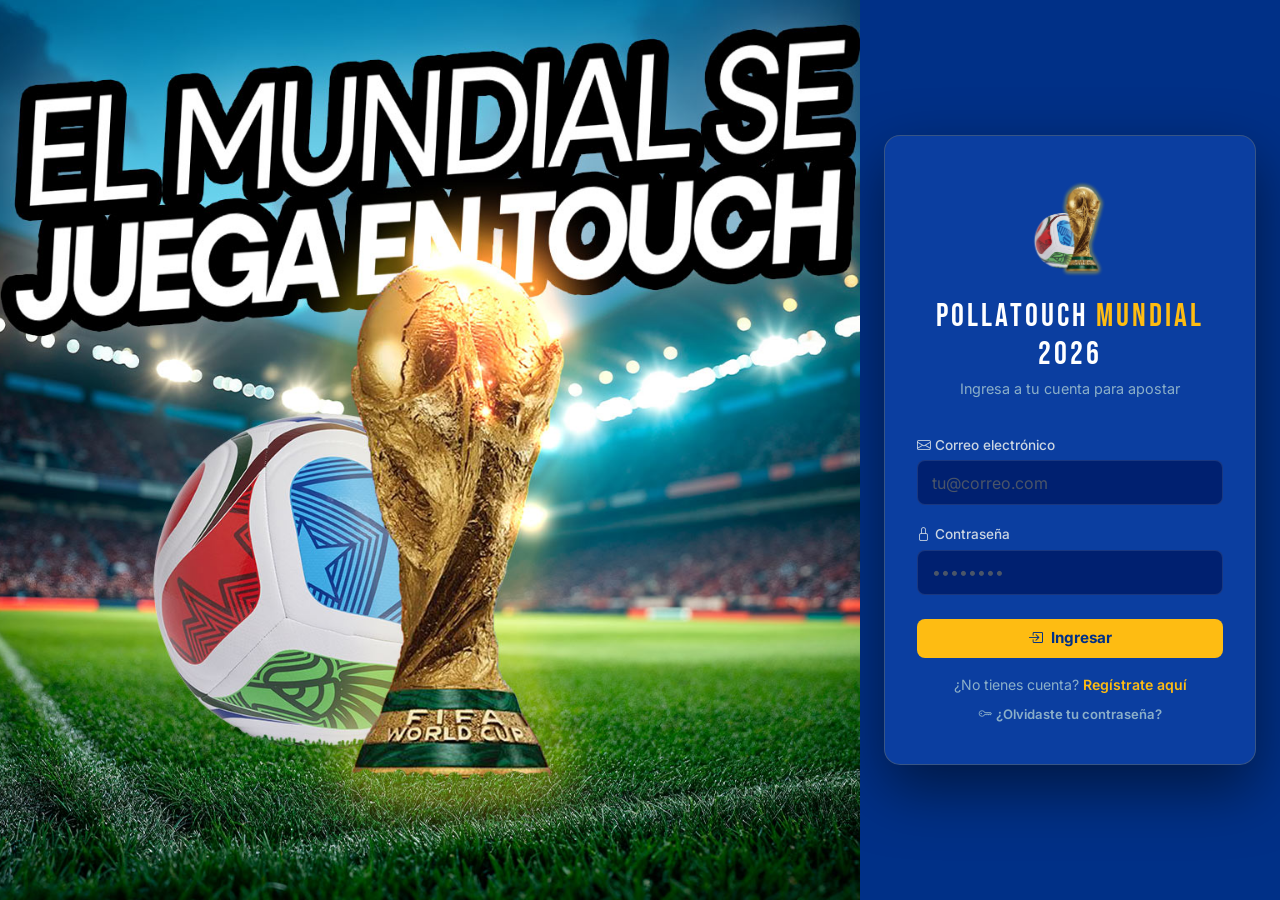
<file: frontend/login.html>
<!DOCTYPE html>
<html lang="es">
<head>
  <meta charset="UTF-8" />
  <meta name="viewport" content="width=device-width, initial-scale=1.0" />
  <title>Pollatouch Mundial 2026 — Iniciar sesión</title>
  <link rel="stylesheet" href="https://cdn.jsdelivr.net/npm/bootstrap@5.3.3/dist/css/bootstrap.min.css" />
  <link rel="stylesheet" href="https://cdn.jsdelivr.net/npm/bootstrap-icons@1.11.3/font/bootstrap-icons.min.css" />
  <link rel="stylesheet" href="styles.css" />
  <script src="https://accounts.google.com/gsi/client" async></script>
  <script src="js/config.js"></script>
</head>
<body>

<div class="auth-split">

  <!-- ══ IMAGE PANEL ══ -->
  <div class="auth-split-carousel">
    <div class="auth-hero-img">
      <img src="img/IMAGEN-INICIO-SESION.jpg" alt="FIFA World Cup 2026" />
      <div class="slide-overlay" style="background:linear-gradient(to top, rgba(0,0,0,.8) 0%, rgba(0,0,0,.1) 60%, transparent 100%)">
        <span class="slide-overlay-badge">FIFA WORLD CUP™</span>
        <h2 class="slide-overlay-title"><span>2026</span></h2>
        <p class="slide-overlay-sub">Only Forward · Solo Hacia Adelante</p>
      </div>
    </div>
  </div>

  <!-- ══ FORM PANEL ══ -->
  <div class="auth-split-form">
    <div class="auth-card w-100" style="max-width:380px">
      <div class="auth-logo">
        <img src="img/fifa2026-logo.png" class="trophy" alt="FIFA 2026" />
        <h1>POLLATOUCH <span>MUNDIAL</span> 2026</h1>
        <p>Ingresa a tu cuenta para apostar</p>
      </div>

      <div id="error-msg" class="alert-wc"></div>

      <!-- Google Sign-In (visible solo cuando GOOGLE_CLIENT_ID está configurado) -->
      <div id="google-signin-wrap" style="display:none;margin-bottom:.75rem">
        <div id="google-btn-container"></div>
      </div>
      <div id="google-divider" class="auth-divider" style="display:none"><span>O ingresa con tu correo</span></div>

      <form id="login-form" method="post" action="" novalidate>
        <div class="mb-3">
          <label class="form-label"><i class="bi bi-envelope me-1"></i>Correo electrónico</label>
          <input type="email" id="email" name="email" class="form-control" placeholder="tu@correo.com" autocomplete="username" />
        </div>
        <div class="mb-4">
          <label class="form-label"><i class="bi bi-lock me-1"></i>Contraseña</label>
          <input type="password" id="password" name="password" class="form-control" placeholder="••••••••" autocomplete="current-password" />
        </div>

        <button type="submit" class="btn-fifa-gold w-100 py-2" id="btn-login">
          <i class="bi bi-box-arrow-in-right me-1"></i> Ingresar
        </button>
      </form>

      <div class="auth-footer mt-3">
        ¿No tienes cuenta? <a href="registro.html">Regístrate aquí</a>
      </div>
      <div class="auth-footer mt-2">
        <a href="recuperar-password.html" style="color:var(--text-sub);font-size:.82rem">
          <i class="bi bi-key me-1"></i>¿Olvidaste tu contraseña?
        </a>
      </div>
    </div>
  </div>

</div>

<script>
  if (localStorage.getItem("token")) window.location.href = "index.html";

  // ── Google Sign-In ──────────────────────────────────────────
  let _gisLoaded = false;
  let _googleClientId = null;

  window.onGoogleLibraryLoad = function () {
    _gisLoaded = true;
    _tryInitGIS();
  };

  (async function _loadGoogleConfig() {
    try {
      const r = await fetch(`${API}/config`);
      const c = await r.json();
      if (c.google_client_id) {
        _googleClientId = c.google_client_id;
        _tryInitGIS();
      }
    } catch (_) {}
  })();

  function _tryInitGIS() {
    if (!_gisLoaded || !_googleClientId) return;
    google.accounts.id.initialize({
      client_id: _googleClientId,
      callback:  _handleGoogleCredential,
    });
    const cont = document.getElementById("google-btn-container");
    google.accounts.id.renderButton(cont, {
      theme: "filled_black",
      size:  "large",
      text:  "continue_with",
      shape: "rectangular",
    });
    document.getElementById("google-signin-wrap").style.display = "block";
    document.getElementById("google-divider").style.display     = "flex";
  }

  async function _handleGoogleCredential(response) {
    const errEl = document.getElementById("error-msg");
    const btnEl = document.getElementById("btn-login");
    errEl.classList.remove("visible");
    btnEl.disabled  = true;
    btnEl.innerHTML = '<span class="spinner-wc"></span> Verificando...';
    try {
      const res = await fetch(`${API}/auth/google`, {
        method:  "POST",
        headers: { "Content-Type": "application/json" },
        body:    JSON.stringify({ token: response.credential }),
      });
      const data = await res.json();
      if (!res.ok) {
        errEl.textContent = data.error || "Error al ingresar con Google.";
        errEl.classList.add("visible");
        return;
      }
      localStorage.setItem("token",  data.token);
      localStorage.setItem("nombre", data.nombre);
      localStorage.setItem("rol",    data.rol);
      localStorage.setItem("id",     data.id);
      window.location.href = data.rol === "admin" ? "admin.html" : "index.html";
    } catch (_) {
      errEl.textContent = "No se pudo conectar con el servidor.";
      errEl.classList.add("visible");
    } finally {
      btnEl.disabled  = false;
      btnEl.innerHTML = '<i class="bi bi-box-arrow-in-right me-1"></i> Ingresar al Mundial';
    }
  }
  // ───────────────────────────────────────────────────────────

  // Mostrar aviso si la sesión expiró por inactividad
  if (new URLSearchParams(window.location.search).get("expired") === "1") {
    document.addEventListener("DOMContentLoaded", () => {
      const errorMsg = document.getElementById("error-msg");
      if (errorMsg) {
        errorMsg.textContent = "⏱ Sesión cerrada por inactividad. Inicia sesión nuevamente.";
        errorMsg.classList.add("visible");
      }
    });
  }

  const form     = document.getElementById("login-form");
  const btnLogin = document.getElementById("btn-login");
  const errorMsg = document.getElementById("error-msg");
  const EMAIL_RE = /^[^\s@]+@[^\s@]+\.[^\s@]+$/;

  function mostrarError(msg) {
    errorMsg.textContent = msg;
    errorMsg.classList.add("visible");
  }
  document.querySelectorAll("input").forEach(i => i.addEventListener("input", () => {
    errorMsg.classList.remove("visible");
    i.classList.remove("is-invalid");
  }));
  document.getElementById("email").addEventListener("blur", function () {
    if (this.value && !EMAIL_RE.test(this.value.trim()))
      this.classList.add("is-invalid");
  });

  form.addEventListener("submit", async (e) => {
    e.preventDefault();

    const emailEl  = document.getElementById("email");
    const pwEl     = document.getElementById("password");
    const email    = emailEl.value.trim();
    const password = pwEl.value;

    emailEl.classList.remove("is-invalid");
    pwEl.classList.remove("is-invalid");

    let ok = true;
    if (!email) {
      emailEl.classList.add("is-invalid");
      ok = false;
    } else if (!EMAIL_RE.test(email)) {
      emailEl.classList.add("is-invalid");
      mostrarError("Ingresa un correo electrónico válido.");
      ok = false;
    }
    if (!password) {
      pwEl.classList.add("is-invalid");
      ok = false;
    }
    if (!ok) {
      if (!email || EMAIL_RE.test(email)) mostrarError("Por favor completa todos los campos.");
      return;
    }

    btnLogin.disabled  = true;
    btnLogin.innerHTML = '<span class="spinner-wc"></span> Verificando...';
    try {
      const res = await fetch(`${API}/login`, {
        method:  "POST",
        headers: { "Content-Type": "application/json" },
        body:    JSON.stringify({ email, password }),
      });
      const data = await res.json();
      if (!res.ok) {
        mostrarError(data.error || "Error al iniciar sesión.");
        return;
      }
      localStorage.setItem("token",  data.token);
      localStorage.setItem("nombre", data.nombre);
      localStorage.setItem("rol",    data.rol);
      localStorage.setItem("id",     data.id);
      window.location.href = data.rol === "admin" ? "admin.html" : "index.html";
    } catch (_) {
      mostrarError("No se pudo conectar con el servidor.");
    } finally {
      btnLogin.disabled = false;
      btnLogin.innerHTML = '<i class="bi bi-box-arrow-in-right me-1"></i> Ingresar al Mundial';
    }
  });
</script>
</body>
</html>
</file>
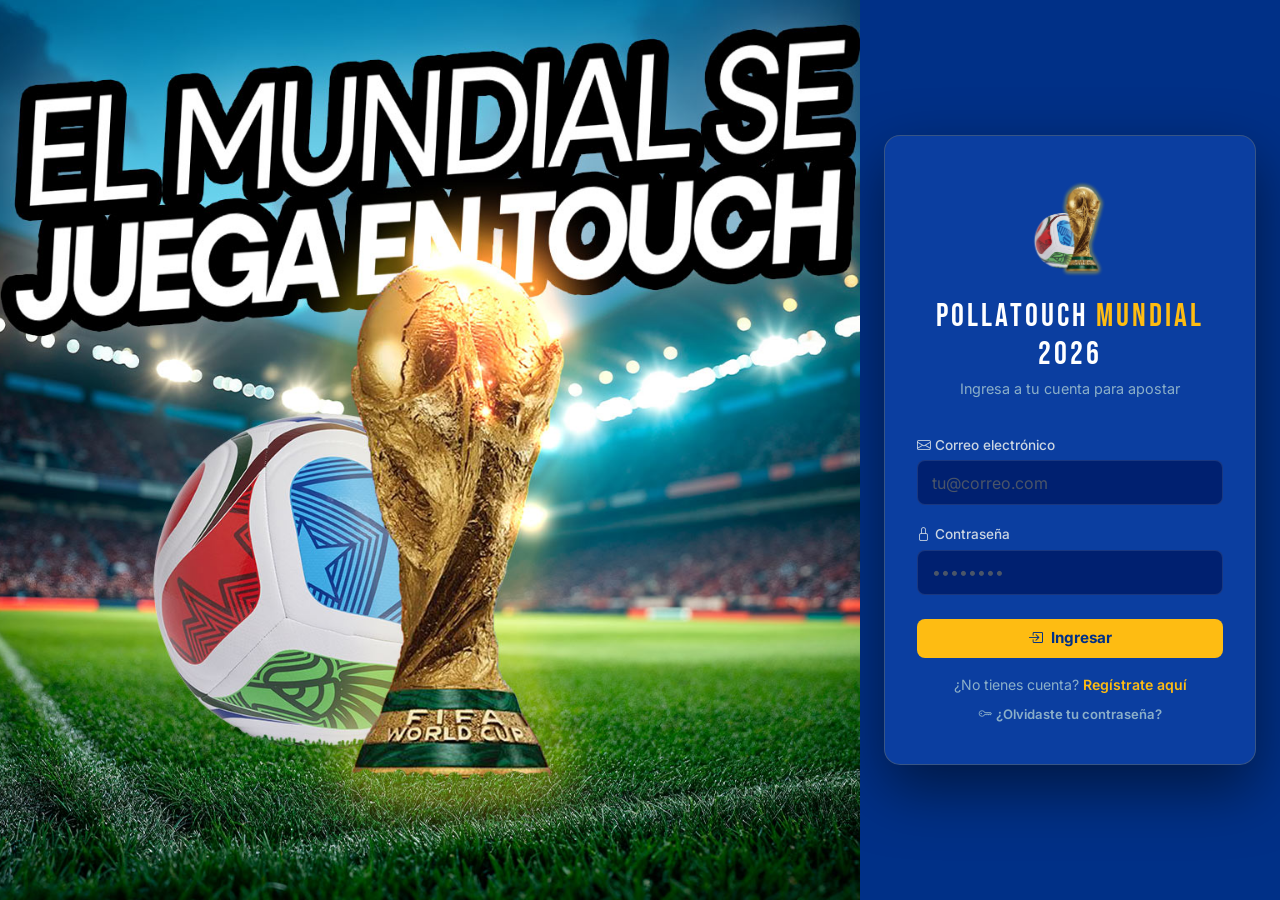
<file: frontend/perfil.html>
<!DOCTYPE html>
<html lang="es">
<head>
  <meta charset="UTF-8" />
  <script>if(!localStorage.getItem("token")){document.documentElement.style.display="none";location.replace("login.html");}</script>
  <meta name="viewport" content="width=device-width, initial-scale=1.0" />
  <title>Pollatouch Mundial 2026 — Mi Perfil</title>
  <link rel="stylesheet" href="https://cdn.jsdelivr.net/npm/bootstrap@5.3.3/dist/css/bootstrap.min.css" />
  <link rel="stylesheet" href="https://cdn.jsdelivr.net/npm/bootstrap-icons@1.11.3/font/bootstrap-icons.min.css" />
  <link rel="stylesheet" href="styles.css" />
  <meta http-equiv="Content-Security-Policy" content="default-src 'self' https: data: blob:; script-src 'self' 'unsafe-inline' https://cdn.jsdelivr.net; style-src 'self' 'unsafe-inline' https://cdn.jsdelivr.net https://fonts.googleapis.com; font-src https://fonts.gstatic.com https://cdn.jsdelivr.net; img-src 'self' data: blob: https:; connect-src 'self' https://polla-api-production.up.railway.app; frame-src https://open.spotify.com https://www.youtube.com;">
  <style>
    .perfil-avatar-wrap {
      position: relative;
      width: 110px;
      height: 110px;
      margin: 0 auto 1.25rem;
    }
    .perfil-avatar {
      width: 110px;
      height: 110px;
      border-radius: 50%;
      object-fit: cover;
      border: 3px solid var(--gold);
      background: var(--card-bg);
    }
    .perfil-avatar-default {
      width: 110px;
      height: 110px;
      border-radius: 50%;
      border: 3px solid var(--gold);
      background: var(--card-bg);
      display: flex;
      align-items: center;
      justify-content: center;
      font-size: 3rem;
      color: var(--gold);
    }
    .perfil-avatar-btn {
      position: absolute;
      bottom: 4px;
      right: 4px;
      width: 30px;
      height: 30px;
      border-radius: 50%;
      background: var(--gold);
      border: none;
      display: flex;
      align-items: center;
      justify-content: center;
      cursor: pointer;
      color: #000;
      font-size: .85rem;
      transition: transform .15s;
    }
    .perfil-avatar-btn:hover { transform: scale(1.1); }
    .btn-delete-foto {
      background: none;
      border: none;
      color: #E8192C;
      font-size: .78rem;
      padding: 0;
      cursor: pointer;
      margin-top: .1rem;
    }
    .btn-delete-foto:hover { text-decoration: underline; }
    .pw-strength-bar {
      height: 4px;
      border-radius: 2px;
      transition: width .3s, background .3s;
      margin-top: .35rem;
    }
    .pw-strength-label {
      font-size: .75rem;
      margin-top: .2rem;
    }
    .field-hint { font-size: .76rem; color: var(--text-sub); margin-top: .25rem; }
    .section-divider {
      border: none;
      border-top: 1px solid rgba(255,255,255,.08);
      margin: 1.5rem 0;
    }
    .mood-grid { display: flex; flex-wrap: wrap; gap: .35rem; }
    .mood-btn {
      font-size: 1.5rem; cursor: pointer; padding: .25rem .3rem;
      border-radius: 8px; border: 2px solid transparent;
      background: none; transition: border-color .15s, background .15s;
      line-height: 1;
    }
    .mood-btn:hover  { background: rgba(245,184,0,.1); border-color: rgba(245,184,0,.4); }
    .mood-btn.active { background: rgba(245,184,0,.15); border-color: var(--gold); }
    .cancion-embed { border-radius: 12px; border: none; width: 100%; display: block; }
  </style>
</head>
<body>

<div id="navbar-root"></div>

<div class="page-wrap" style="max-width:560px">

  <div class="page-header">
    <h1><i class="bi bi-person-circle" style="font-size:1.6rem;vertical-align:middle;margin-right:.4rem;color:var(--gold)"></i>MI PERFIL</h1>
    <p>Actualiza tu información y foto de perfil.</p>
  </div>

  <div class="admin-card">

    <!-- Foto de perfil -->
    <div class="text-center mb-1">
      <div class="perfil-avatar-wrap" id="avatar-wrap">
        <div class="perfil-avatar-default" id="avatar-default"><i class="bi bi-person-fill"></i></div>
        <img id="avatar-img" class="perfil-avatar d-none" src="" alt="Foto de perfil" />
        <button class="perfil-avatar-btn" id="btn-foto" title="Cambiar foto">
          <i class="bi bi-camera-fill"></i>
        </button>
      </div>
      <input type="file" id="input-foto" accept="image/*" style="display:none" />
      <p class="field-hint">Haz clic en la cámara para cambiar tu foto (máx. 2 MB)</p>
      <button class="btn-delete-foto d-none" id="btn-delete-foto">
        <i class="bi bi-trash me-1"></i>Eliminar foto
      </button>
    </div>

    <hr class="section-divider" />

    <div id="msg-perfil" class="alert-wc mb-3"></div>
    <div id="msg-ok" class="msg-ok d-none mb-3"></div>

    <!-- Nombre -->
    <div class="mb-3">
      <label class="form-label"><i class="bi bi-person me-1"></i>Nombre</label>
      <input type="text" id="p-nombre" class="form-control" placeholder="Tu nombre completo" autocomplete="name" />
      <div class="invalid-feedback">El nombre debe tener entre 2 y 80 caracteres.</div>
    </div>

    <!-- Email -->
    <div class="mb-3">
      <label class="form-label"><i class="bi bi-envelope me-1"></i>Correo electrónico</label>
      <input type="email" id="p-email" class="form-control" placeholder="tu@correo.com" autocomplete="email" />
      <div class="invalid-feedback">Ingresa un correo electrónico válido.</div>
    </div>

    <hr class="section-divider" />

    <!-- Estado de ánimo -->
    <div class="mb-3">
      <label class="form-label"><i class="bi bi-emoji-smile me-1"></i>Estado de ánimo</label>
      <div id="mood-grid" class="mood-grid"></div>
      <input type="hidden" id="p-estado-animo" />
    </div>

    <!-- Estado -->
    <div class="mb-3">
      <label class="form-label"><i class="bi bi-chat-quote me-1"></i>Estado</label>
      <input type="text" id="p-estado" class="form-control" placeholder="Ej: Listo para el mundial! 🔥" maxlength="150" autocomplete="off" />
      <div class="d-flex justify-content-end mt-1"><span id="estado-counter" class="field-hint">0 / 150</span></div>
    </div>

    <!-- Biografía -->
    <div class="mb-3">
      <label class="form-label"><i class="bi bi-person-lines-fill me-1"></i>Biografía</label>
      <textarea id="p-biografia" class="form-control" rows="3" placeholder="Cuéntanos algo sobre ti..." maxlength="500" style="resize:vertical"></textarea>
      <div class="d-flex justify-content-end mt-1"><span id="bio-counter" class="field-hint">0 / 500</span></div>
    </div>

    <!-- Canción favorita -->
    <div class="mb-3">
      <label class="form-label"><i class="bi bi-music-note-beamed me-1"></i>Canción favorita</label>
      <input type="url" id="p-cancion-url" class="form-control" placeholder="URL de Spotify o YouTube" autocomplete="off" />
      <div class="field-hint">Pega el enlace de Spotify (track) o YouTube</div>
      <div id="cancion-preview" class="mt-2"></div>
    </div>

    <hr class="section-divider" />
    <p style="color:var(--text-sub);font-size:.82rem;margin-bottom:1rem">
      <i class="bi bi-shield-lock me-1"></i>Deja los campos de contraseña en blanco si no deseas cambiarla.
    </p>

    <!-- Contraseña nueva -->
    <div class="mb-3">
      <label class="form-label"><i class="bi bi-lock me-1"></i>Nueva contraseña</label>
      <div class="input-group" id="pw-group">
        <input type="password" id="p-password" class="form-control" placeholder="Mínimo 8 caracteres" autocomplete="new-password" />
        <button class="btn btn-outline-secondary" type="button" id="toggle-pw" tabindex="-1" style="border-color:rgba(255,255,255,.15);background:transparent;color:var(--text-sub)">
          <i class="bi bi-eye" id="eye-icon"></i>
        </button>
        <div class="invalid-feedback" id="pw-invalid">Mín. 8 caracteres, una mayúscula, una minúscula y un número.</div>
      </div>
      <div class="pw-strength-bar" id="pw-bar" style="width:0;background:transparent"></div>
      <div class="pw-strength-label" id="pw-label"></div>
      <div class="field-hint">Mín. 8 caracteres, mayúscula, minúscula y número.</div>
    </div>

    <!-- Confirmar contraseña -->
    <div class="mb-4">
      <label class="form-label"><i class="bi bi-lock-fill me-1"></i>Confirmar contraseña</label>
      <input type="password" id="p-confirmar" class="form-control" placeholder="Repite la nueva contraseña" autocomplete="new-password" />
      <div class="invalid-feedback">Las contraseñas no coinciden.</div>
    </div>

    <button class="btn-fifa-gold w-100 py-2" id="btn-guardar">
      <i class="bi bi-floppy me-1"></i> Guardar cambios
    </button>

  </div>

</div>

<div id="toast-container"></div>

<script src="https://cdn.jsdelivr.net/npm/bootstrap@5.3.3/dist/js/bootstrap.bundle.min.js"></script>
<script src="security.js"></script>
<script src="js/config.js"></script>
<script src="js/navbar.js"></script>
<script src="js/shared.js"></script>
<script src="js/chat-widget.js"></script>
<script src="js/perfil.js"></script>

<footer class="site-footer">
  <div class="footer-inner">

    <div class="footer-brand-col">
      <div class="d-flex align-items-center gap-2 mb-2">
        <img src="img/fifa2026-logo.png" class="footer-logo" alt="FIFA 2026" />
        <div class="footer-brand-name">POLLATOUCH <span>MUNDIAL</span> 2026</div>
      </div>
      <p class="footer-tagline">Predice los marcadores de cada partido, apuesta al campeón y demuestra que eres el mayor experto futbolero de tu grupo.</p>
      <div class="footer-host-row">
        <span title="Estados Unidos">🇺🇸</span>
        <span title="Canadá">🇨🇦</span>
        <span title="México">🇲🇽</span>
        <span class="footer-host-date">11 Jun – 19 Jul 2026</span>
      </div>
    </div>

    <div>
      <h4 class="footer-heading">El Torneo</h4>
      <ul class="footer-info-list">
        <li><i class="bi bi-calendar3-event"></i> 11 junio – 19 julio 2026</li>
        <li><i class="bi bi-flag-fill"></i> 48 selecciones nacionales</li>
        <li><i class="bi bi-dribbble"></i> 104 partidos en total</li>
        <li><i class="bi bi-geo-alt-fill"></i> 16 sedes · 3 países anfitriones</li>
        <li><i class="bi bi-trophy-fill"></i> Final: 19 jul · MetLife Stadium NJ</li>
        <li><i class="bi bi-people-fill"></i> ~5,5 millones de espectadores</li>
      </ul>
    </div>

    <div>
      <h4 class="footer-heading">Pollatouch Mundial 2026</h4>
      <ul class="footer-links-list">
        <li><a href="index.html"><i class="bi bi-controller"></i> Mis Apuestas</a></li>
        <li><a href="ranking.html"><i class="bi bi-trophy"></i> Tabla de posiciones</a></li>
        <li><a href="perfil.html"><i class="bi bi-person-circle"></i> Mi Perfil</a></li>
      </ul>
    </div>

    <div>
      <h4 class="footer-heading">Links Oficiales</h4>
      <ul class="footer-links-list">
        <li><a href="https://www.fifa.com" target="_blank" rel="noopener"><i class="bi bi-globe2"></i> FIFA.com</a></li>
        <li><a href="https://www.fifa.com/en/tournaments/mens/worldcup/canadamexicousa2026" target="_blank" rel="noopener"><i class="bi bi-soccer-ball"></i> Copa Mundial 2026</a></li>
        <li><a href="https://www.conmebol.com" target="_blank" rel="noopener"><i class="bi bi-shield-fill"></i> CONMEBOL</a></li>
        <li><a href="https://www.uefa.com" target="_blank" rel="noopener"><i class="bi bi-shield-fill"></i> UEFA</a></li>
        <li><a href="https://www.fifatickets.com" target="_blank" rel="noopener"><i class="bi bi-ticket-perforated"></i> Entradas FIFA</a></li>
      </ul>
      <div class="footer-social-row">
        <a href="https://twitter.com/FIFAWorldCup" target="_blank" rel="noopener" class="footer-social-btn" title="Twitter / X"><i class="bi bi-twitter-x"></i></a>
        <a href="https://www.instagram.com/fifaworldcup/" target="_blank" rel="noopener" class="footer-social-btn" title="Instagram"><i class="bi bi-instagram"></i></a>
        <a href="https://www.youtube.com/FIFA" target="_blank" rel="noopener" class="footer-social-btn" title="YouTube"><i class="bi bi-youtube"></i></a>
        <a href="https://www.facebook.com/fifaworldcup" target="_blank" rel="noopener" class="footer-social-btn" title="Facebook"><i class="bi bi-facebook"></i></a>
        <a href="https://www.tiktok.com/@fifaworldcup" target="_blank" rel="noopener" class="footer-social-btn" title="TikTok"><i class="bi bi-tiktok"></i></a>
      </div>
    </div>

  </div>
  <div class="footer-bottom">
    <div class="footer-bottom-inner">
      <span class="footer-copy">© 2026 Pollatouch Mundial 2026 — Proyecto independiente no afiliado a FIFA.</span>
      <span class="footer-disclaimer">FIFA™, FIFA World Cup™ y el trofeo de la Copa Mundial son marcas registradas de la Fédération Internationale de Football Association.</span>
    </div>
  </div>
</footer>

</body>
</html>
</file>
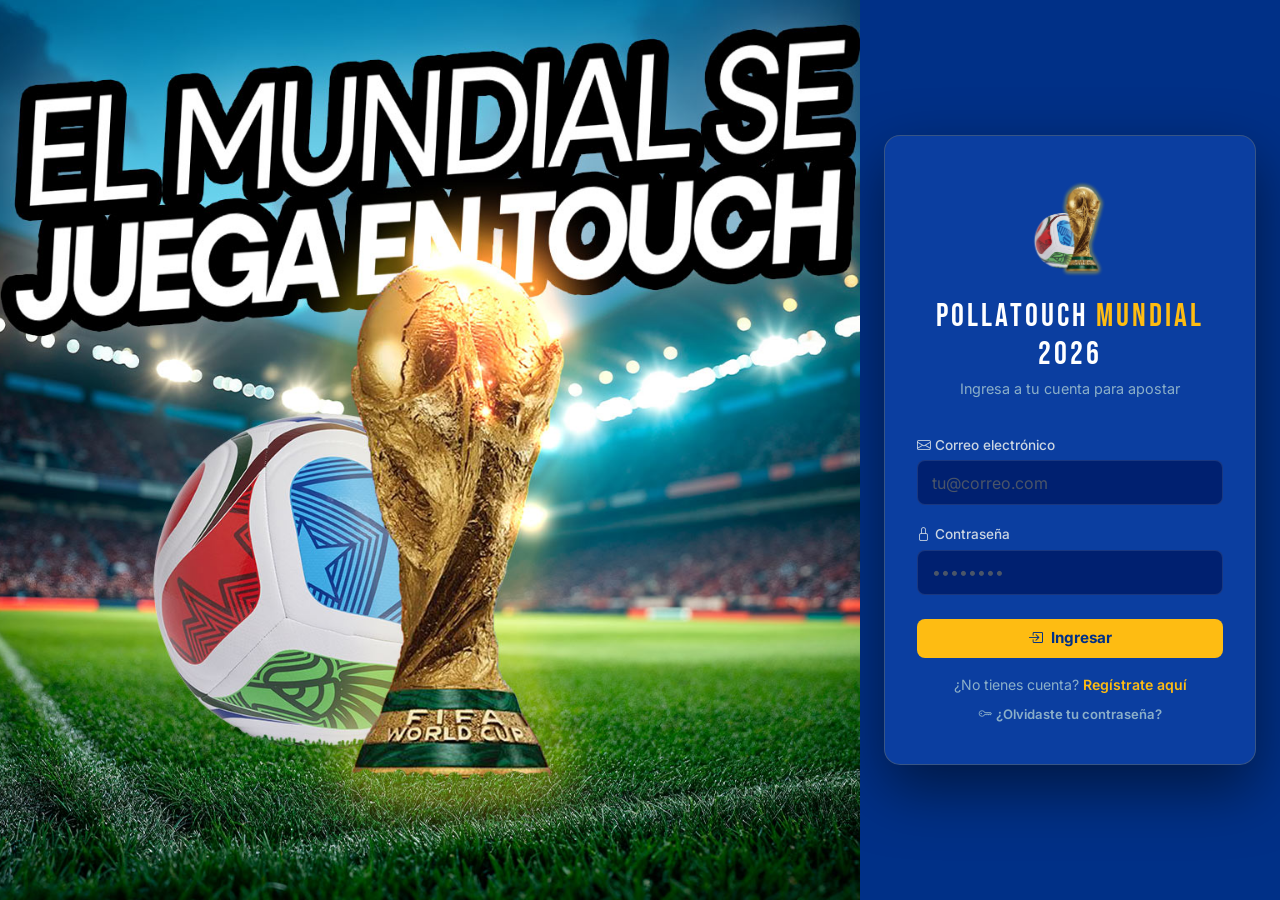
<file: frontend/ranking.html>
<!DOCTYPE html>
<html lang="es">
<head>
  <meta charset="UTF-8" />
  <script>if(!localStorage.getItem("token")){document.documentElement.style.display="none";location.replace("login.html");}</script>
  <meta name="viewport" content="width=device-width, initial-scale=1.0" />
  <title>Pollatouch Mundial 2026 — Ranking</title>
  <link rel="stylesheet" href="https://cdn.jsdelivr.net/npm/bootstrap@5.3.3/dist/css/bootstrap.min.css" />
  <link rel="stylesheet" href="https://cdn.jsdelivr.net/npm/bootstrap-icons@1.11.3/font/bootstrap-icons.min.css" />
  <link rel="stylesheet" href="styles.css" />
  <meta http-equiv="Content-Security-Policy" content="default-src 'self' https: data: blob:; script-src 'self' 'unsafe-inline' https://cdn.jsdelivr.net; style-src 'self' 'unsafe-inline' https://cdn.jsdelivr.net https://fonts.googleapis.com; font-src https://fonts.gstatic.com https://cdn.jsdelivr.net; img-src 'self' data: https:; connect-src 'self' https://polla-api-production.up.railway.app; frame-src https://open.spotify.com https://www.youtube.com;">
  <style>
    /* ── Profile modal ── */
    .pm-header {
      background: linear-gradient(160deg, rgba(245,184,0,.12) 0%, rgba(10,22,40,.0) 60%);
      border-radius: 10px 10px 0 0;
      padding: 1.5rem 1.25rem 1rem;
      text-align: center;
      border-bottom: 1px solid rgba(255,255,255,.07);
    }
    .pm-avatar { width:80px;height:80px;border-radius:50%;object-fit:cover;border:3px solid var(--gold);box-shadow:0 0 20px rgba(245,184,0,.25); }
    .pm-avatar-def { width:80px;height:80px;border-radius:50%;border:3px solid var(--gold);background:rgba(245,184,0,.08);display:inline-flex;align-items:center;justify-content:center;font-size:2.2rem;color:var(--gold);box-shadow:0 0 20px rgba(245,184,0,.2); }
    .pm-name { font-weight:700;font-size:1.1rem;color:#e8eef7;margin:.6rem 0 0;line-height:1.2; }
    .pm-mood { font-size:2rem;line-height:1;display:block;margin-bottom:.3rem; }
    .pm-status { font-style:italic;font-size:.85rem;color:var(--text-sub);margin:.3rem 0 0; }

    .pm-section { padding:.85rem 1.25rem; border-bottom: 1px solid rgba(255,255,255,.06); }
    .pm-section:last-child { border-bottom: none; }
    .pm-section-title {
      font-family: 'Bebas Neue', sans-serif;
      font-size: .82rem; letter-spacing: 1.5px;
      color: var(--gold); text-transform: uppercase;
      display: flex; align-items: center; gap: .4rem;
      margin-bottom: .65rem;
    }
    .pm-section-title i { font-size: .75rem; }

    .pm-stats-grid { display:grid;grid-template-columns:repeat(3,1fr);gap:.5rem; }
    .pm-stat { background:rgba(255,255,255,.04);border:1px solid rgba(255,255,255,.07);border-radius:10px;padding:.6rem .4rem;text-align:center; }
    .pm-stat-val { font-size:1.35rem;font-weight:800;display:block;line-height:1; }
    .pm-stat-lbl { font-size:.64rem;color:var(--text-sub);margin-top:.2rem;display:block;letter-spacing:.3px; }

    .pm-bio { font-size:.85rem;color:#c8d4e0;line-height:1.6;white-space:pre-wrap; }
    .pm-campeon { display:flex;align-items:center;gap:.6rem;font-size:.88rem;color:#e8eef7; }
    .pm-campeon-icon { font-size:1.3rem; }

    .pm-embed { border-radius:12px;border:none;width:100%;display:block; }

    .ranking-table tbody tr { cursor:pointer; }
    .ranking-table tbody tr:hover td { background:rgba(245,184,0,.04); }
  </style>
</head>
<body>

<div id="navbar-root"></div>

<div class="page-wrap">
  <div class="page-header">
    <h1><i class="bi bi-trophy page-icon"></i>TABLA DE POSICIONES</h1>
    <p>Clasificación en tiempo real. Actualiza la página para ver los últimos resultados.</p>
    <div id="admin-ranking-bar" style="display:none;margin-top:.75rem">
      <button class="btn-danger-sm" id="btn-reset-ranking" style="font-size:.82rem;padding:.4rem 1rem">
        <i class="bi bi-arrow-counterclockwise me-1"></i> Resetear ranking
      </button>
    </div>
  </div>

  <div id="ranking-container">
    <div class="empty-state">
      <span class="spinner-wc" style="width:2rem;height:2rem;border-width:3px"></span>
      <h3 style="margin-top:1rem">Cargando ranking...</h3>
    </div>
  </div>
</div>

<script src="https://cdn.jsdelivr.net/npm/bootstrap@5.3.3/dist/js/bootstrap.bundle.min.js"></script>
<script src="security.js"></script>
<script src="js/config.js"></script>
<script src="js/navbar.js"></script>
<script src="js/shared.js"></script>
<script src="js/chat-widget.js"></script>
<script src="js/ranking.js"></script>

<!-- ══ MODAL PERFIL USUARIO ══ -->
<div class="modal fade" id="modal-perfil-usuario" tabindex="-1" aria-hidden="true">
  <div class="modal-dialog modal-dialog-centered modal-dialog-scrollable" style="max-width:420px">
    <div class="modal-content" style="background:var(--card-bg);border:1px solid rgba(255,255,255,.1);color:var(--text-main)">
      <div class="modal-header" style="border-bottom:1px solid rgba(255,255,255,.1)">
        <h5 class="modal-title" style="font-family:'Bebas Neue',sans-serif;letter-spacing:1px;color:var(--gold);font-size:1.2rem">
          <i class="bi bi-person-circle me-2"></i>Perfil
        </h5>
        <button type="button" class="btn-close" data-bs-dismiss="modal" style="filter:invert(1) brightness(2)"></button>
      </div>
      <div class="modal-body" id="modal-perfil-body" style="padding:0;overflow:hidden;border-radius:0 0 8px 8px">
        <div style="padding:2rem;text-align:center"><span class="spinner-wc" style="width:2rem;height:2rem;border-width:3px"></span></div>
      </div>
    </div>
  </div>
</div>

<footer class="site-footer">
  <div class="footer-inner">

    <div class="footer-brand-col">
      <div class="d-flex align-items-center gap-2 mb-2">
        <img src="img/fifa2026-logo.png" class="footer-logo" alt="FIFA 2026" />
        <div class="footer-brand-name">POLLATOUCH <span>MUNDIAL</span> 2026</div>
      </div>
      <p class="footer-tagline">Predice los marcadores de cada partido, apuesta al campeón y demuestra que eres el mayor experto futbolero de tu grupo.</p>
      <div class="footer-host-row">
        <span title="Estados Unidos">🇺🇸</span>
        <span title="Canadá">🇨🇦</span>
        <span title="México">🇲🇽</span>
        <span class="footer-host-date">11 Jun – 19 Jul 2026</span>
      </div>
    </div>

    <div>
      <h4 class="footer-heading">El Torneo</h4>
      <ul class="footer-info-list">
        <li><i class="bi bi-calendar3-event"></i> 11 junio – 19 julio 2026</li>
        <li><i class="bi bi-flag-fill"></i> 48 selecciones nacionales</li>
        <li><i class="bi bi-dribbble"></i> 104 partidos en total</li>
        <li><i class="bi bi-geo-alt-fill"></i> 16 sedes · 3 países anfitriones</li>
        <li><i class="bi bi-trophy-fill"></i> Final: 19 jul · MetLife Stadium NJ</li>
        <li><i class="bi bi-people-fill"></i> ~5,5 millones de espectadores</li>
      </ul>
    </div>

    <div>
      <h4 class="footer-heading">Pollatouch Mundial 2026</h4>
      <ul class="footer-links-list">
        <li><a href="index.html"><i class="bi bi-controller"></i> Mis Apuestas</a></li>
        <li><a href="ranking.html"><i class="bi bi-trophy"></i> Tabla de posiciones</a></li>
        <li><a href="perfil.html"><i class="bi bi-person-circle"></i> Mi Perfil</a></li>
      </ul>
    </div>

    <div>
      <h4 class="footer-heading">Links Oficiales</h4>
      <ul class="footer-links-list">
        <li><a href="https://www.fifa.com" target="_blank" rel="noopener"><i class="bi bi-globe2"></i> FIFA.com</a></li>
        <li><a href="https://www.fifa.com/en/tournaments/mens/worldcup/canadamexicousa2026" target="_blank" rel="noopener"><i class="bi bi-soccer-ball"></i> Copa Mundial 2026</a></li>
        <li><a href="https://www.conmebol.com" target="_blank" rel="noopener"><i class="bi bi-shield-fill"></i> CONMEBOL</a></li>
        <li><a href="https://www.uefa.com" target="_blank" rel="noopener"><i class="bi bi-shield-fill"></i> UEFA</a></li>
        <li><a href="https://www.fifatickets.com" target="_blank" rel="noopener"><i class="bi bi-ticket-perforated"></i> Entradas FIFA</a></li>
      </ul>
      <div class="footer-social-row">
        <a href="https://twitter.com/FIFAWorldCup" target="_blank" rel="noopener" class="footer-social-btn" title="Twitter / X"><i class="bi bi-twitter-x"></i></a>
        <a href="https://www.instagram.com/fifaworldcup/" target="_blank" rel="noopener" class="footer-social-btn" title="Instagram"><i class="bi bi-instagram"></i></a>
        <a href="https://www.youtube.com/FIFA" target="_blank" rel="noopener" class="footer-social-btn" title="YouTube"><i class="bi bi-youtube"></i></a>
        <a href="https://www.facebook.com/fifaworldcup" target="_blank" rel="noopener" class="footer-social-btn" title="Facebook"><i class="bi bi-facebook"></i></a>
        <a href="https://www.tiktok.com/@fifaworldcup" target="_blank" rel="noopener" class="footer-social-btn" title="TikTok"><i class="bi bi-tiktok"></i></a>
      </div>
    </div>

  </div>
  <div class="footer-bottom">
    <div class="footer-bottom-inner">
      <span class="footer-copy">© 2026 Pollatouch Mundial 2026 — Proyecto independiente no afiliado a FIFA.</span>
      <span class="footer-disclaimer">FIFA™, FIFA World Cup™ y el trofeo de la Copa Mundial son marcas registradas de la Fédération Internationale de Football Association.</span>
    </div>
  </div>
</footer>

</body>
</html>
</file>
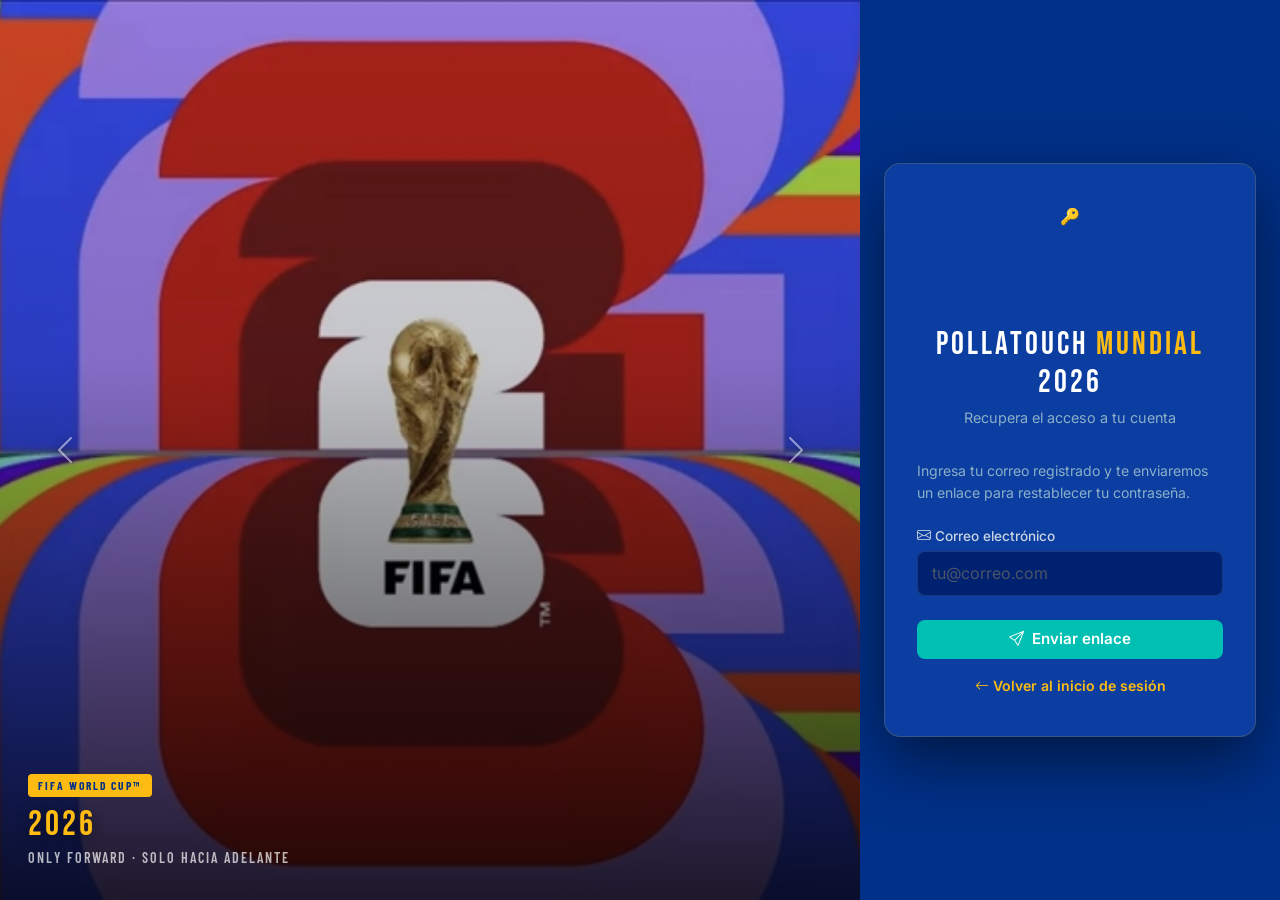
<file: frontend/recuperar-password.html>
<!DOCTYPE html>
<html lang="es">
<head>
  <meta charset="UTF-8" />
  <meta name="viewport" content="width=device-width, initial-scale=1.0" />
  <title>Pollatouch Mundial 2026 — Recuperar contraseña</title>
  <link rel="stylesheet" href="https://cdn.jsdelivr.net/npm/bootstrap@5.3.3/dist/css/bootstrap.min.css" />
  <link rel="stylesheet" href="https://cdn.jsdelivr.net/npm/bootstrap-icons@1.11.3/font/bootstrap-icons.min.css" />
  <link rel="stylesheet" href="styles.css" />
</head>
<body>

<div class="auth-split">

  <!-- ══ CAROUSEL PANEL ══ -->
  <div class="auth-split-carousel">
    <div id="authCarousel" class="carousel slide fifa-carousel" data-bs-ride="carousel" data-bs-interval="4500">
      <div class="carousel-inner">
        <div class="carousel-item active">
          <div class="carousel-slide-img">
            <img src="img/fifa-logo-light.jpg" alt="FIFA World Cup 2026" />
            <div class="slide-overlay" style="background:linear-gradient(to top, rgba(0,0,0,.8) 0%, rgba(0,0,0,.1) 60%, transparent 100%)">
              <span class="slide-overlay-badge">FIFA WORLD CUP™</span>
              <h2 class="slide-overlay-title"><span>2026</span></h2>
              <p class="slide-overlay-sub">Only Forward · Solo Hacia Adelante</p>
            </div>
          </div>
        </div>
        <div class="carousel-item">
          <div class="carousel-slide-img">
            <img src="img/host-map.jpg" alt="Sedes FIFA 2026" />
            <div class="slide-overlay">
              <span class="slide-overlay-badge">16 SEDES OFICIALES</span>
              <h2 class="slide-overlay-title">NORTE<br><span>AMÉRICA</span></h2>
              <p class="slide-overlay-sub">🇺🇸 USA · 🇨🇦 Canadá · 🇲🇽 México</p>
            </div>
          </div>
        </div>
      </div>
      <button class="carousel-control-prev" type="button" data-bs-target="#authCarousel" data-bs-slide="prev">
        <span class="carousel-control-prev-icon"></span>
      </button>
      <button class="carousel-control-next" type="button" data-bs-target="#authCarousel" data-bs-slide="next">
        <span class="carousel-control-next-icon"></span>
      </button>
    </div>
  </div>

  <!-- ══ FORM PANEL ══ -->
  <div class="auth-split-form">
    <div class="auth-card w-100" style="max-width:380px">

      <div class="auth-logo">
        <span class="trophy">🔑</span>
        <h1>POLLATOUCH <span>MUNDIAL</span> 2026</h1>
        <p>Recupera el acceso a tu cuenta</p>
      </div>

      <div id="msg" class="alert-wc"></div>
      <div id="msg-ok" class="msg-ok d-none mb-3" style="text-align:center"></div>

      <div id="form-wrap">
        <p style="color:var(--text-sub);font-size:.88rem;margin-bottom:1.25rem">
          Ingresa tu correo registrado y te enviaremos un enlace para restablecer tu contraseña.
        </p>

        <div class="mb-4">
          <label class="form-label"><i class="bi bi-envelope me-1"></i>Correo electrónico</label>
          <input type="email" id="email" class="form-control" placeholder="tu@correo.com" autocomplete="email" />
          <div class="invalid-feedback">Ingresa un correo electrónico válido.</div>
        </div>

        <button class="btn-fifa-green w-100 py-2" id="btn-enviar">
          <i class="bi bi-send me-1"></i> Enviar enlace
        </button>
      </div>

      <div class="auth-footer mt-3">
        <a href="login.html"><i class="bi bi-arrow-left me-1"></i>Volver al inicio de sesión</a>
      </div>

    </div>
  </div>

</div>

<script src="https://cdn.jsdelivr.net/npm/bootstrap@5.3.3/dist/js/bootstrap.bundle.min.js"></script>
<script src="js/config.js"></script>
<script>
  const EMAIL_RE = /^[^\s@]+@[^\s@]+\.[^\s@]+$/;
  const msgEl    = document.getElementById("msg");
  const msgOk    = document.getElementById("msg-ok");

  function mostrarError(m) { msgEl.textContent = m; msgEl.classList.add("visible"); }
  function limpiarError()  { msgEl.classList.remove("visible"); }

  document.getElementById("email").addEventListener("input", function () {
    limpiarError();
    this.classList.remove("is-invalid");
  });

  document.getElementById("btn-enviar").addEventListener("click", async () => {
    const emailEl = document.getElementById("email");
    const email   = emailEl.value.trim();

    emailEl.classList.remove("is-invalid");
    limpiarError();

    if (!email || !EMAIL_RE.test(email)) {
      emailEl.classList.add("is-invalid");
      mostrarError("Ingresa un correo electrónico válido.");
      return;
    }

    const btn = document.getElementById("btn-enviar");
    btn.disabled = true;
    btn.innerHTML = '<span class="spinner-wc"></span> Enviando...';

    try {
      const res  = await fetch(`${API}/recuperar-password`, {
        method: "POST",
        headers: { "Content-Type": "application/json" },
        body: JSON.stringify({ email })
      });
      const data = await res.json();

      if (!res.ok) {
        mostrarError(data.error || "Error al enviar el correo.");
        return;
      }

      // Ocultar form y mostrar mensaje de éxito
      document.getElementById("form-wrap").classList.add("d-none");
      msgOk.classList.remove("d-none");
      msgOk.innerHTML = `
        <i class="bi bi-envelope-check" style="font-size:2.5rem;color:var(--gold);display:block;margin-bottom:.75rem"></i>
        <strong>¡Revisa tu correo!</strong><br>
        <span style="font-size:.88rem;color:var(--text-sub)">
          Si el correo está registrado, recibirás un enlace para restablecer tu contraseña en unos minutos.
        </span>`;
    } catch (_) {
      mostrarError("No se pudo conectar con el servidor.");
    } finally {
      btn.disabled = false;
      btn.innerHTML = '<i class="bi bi-send me-1"></i> Enviar enlace';
    }
  });
</script>
</body>
</html>
</file>
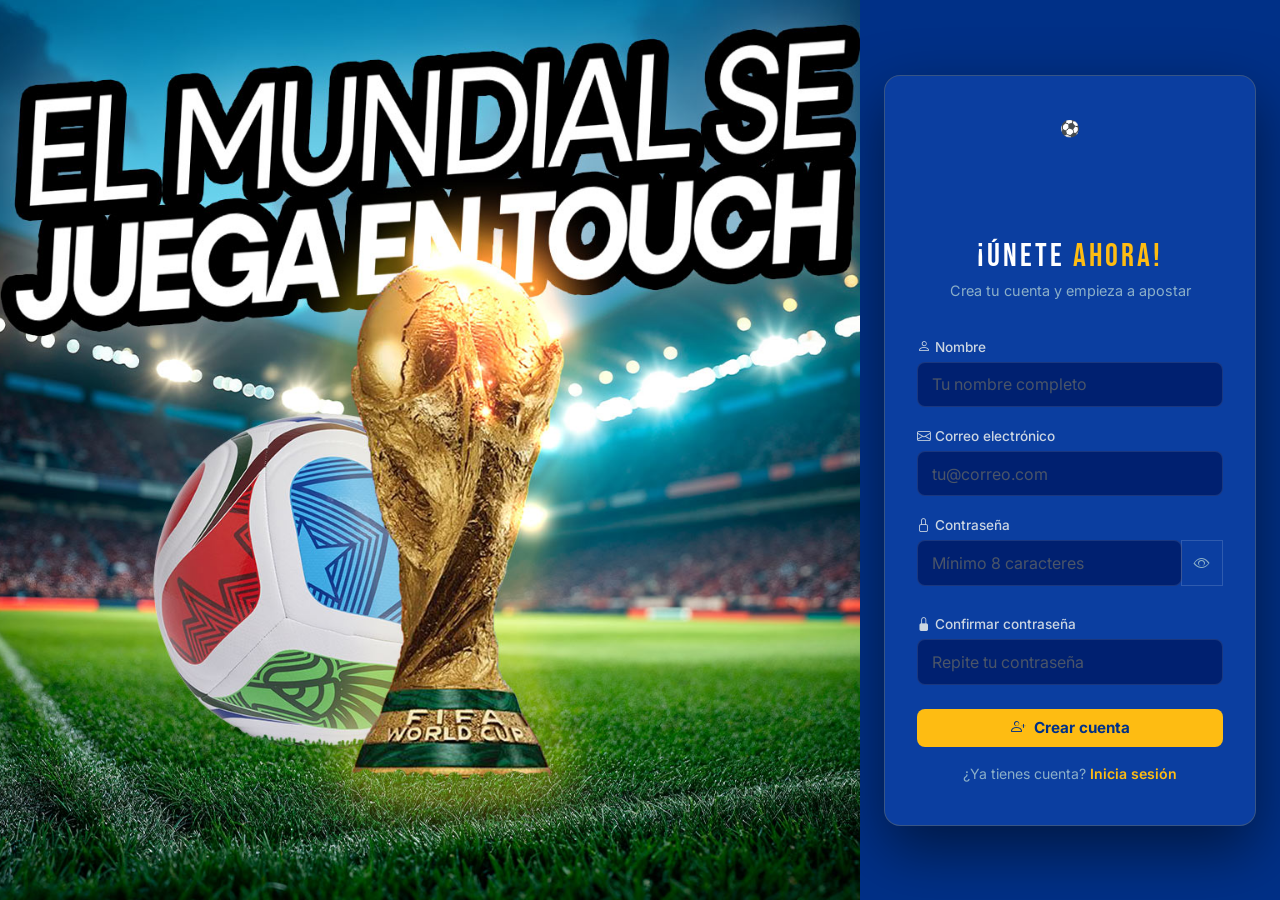
<file: frontend/registro.html>
<!DOCTYPE html>
<html lang="es">
<head>
  <meta charset="UTF-8" />
  <meta name="viewport" content="width=device-width, initial-scale=1.0" />
  <title>Pollatouch Mundial 2026 — Registro</title>
  <link rel="stylesheet" href="https://cdn.jsdelivr.net/npm/bootstrap@5.3.3/dist/css/bootstrap.min.css" />
  <link rel="stylesheet" href="https://cdn.jsdelivr.net/npm/bootstrap-icons@1.11.3/font/bootstrap-icons.min.css" />
  <link rel="stylesheet" href="styles.css" />
  <script src="https://accounts.google.com/gsi/client" async></script>
  <script src="js/config.js"></script>
</head>
<body>

<div class="auth-split">

  <!-- ══ IMAGE PANEL ══ -->
  <div class="auth-split-carousel">
    <div class="auth-hero-img">
      <img src="img/IMAGEN-INICIO-SESION.jpg" alt="Sedes FIFA World Cup 2026" />
      <div class="slide-overlay">
        <span class="slide-overlay-badge">16 SEDES OFICIALES</span>
        <h2 class="slide-overlay-title">NORTE<br><span>AMÉRICA</span></h2>
        <p class="slide-overlay-sub">🇺🇸 USA · 🇨🇦 Canadá · 🇲🇽 México</p>
      </div>
    </div>
  </div>

  <!-- ══ FORM PANEL ══ -->
  <div class="auth-split-form">
    <div class="auth-card w-100" style="max-width:380px">
      <div class="auth-logo">
        <span class="trophy">⚽</span>
        <h1>¡ÚNETE <span>AHORA!</span></h1>
        <p>Crea tu cuenta y empieza a apostar</p>
      </div>

      <div id="error-msg" class="alert-wc"></div>

      <!-- Google Sign-In -->
      <div id="google-signin-wrap" style="display:none;margin-bottom:.75rem">
        <div id="google-btn-container"></div>
      </div>
      <div id="google-divider" class="auth-divider" style="display:none"><span>O regístrate con tu correo</span></div>

      <div class="mb-3">
        <label class="form-label"><i class="bi bi-person me-1"></i>Nombre</label>
        <input type="text" id="nombre" class="form-control" placeholder="Tu nombre completo" autocomplete="name" />
        <div class="invalid-feedback">Ingresa tu nombre (2–80 caracteres).</div>
      </div>
      <div class="mb-3">
        <label class="form-label"><i class="bi bi-envelope me-1"></i>Correo electrónico</label>
        <input type="email" id="email" class="form-control" placeholder="tu@correo.com" autocomplete="email" />
        <div class="invalid-feedback">Usa un correo de Gmail, Hotmail, Outlook u otro proveedor válido. No se aceptan correos temporales.</div>
      </div>
      <div class="mb-3">
        <label class="form-label"><i class="bi bi-lock me-1"></i>Contraseña</label>
        <div class="input-group" id="pw-group">
          <input type="password" id="password" class="form-control" placeholder="Mínimo 8 caracteres" autocomplete="new-password" />
          <button class="btn btn-outline-secondary" type="button" id="toggle-pw" tabindex="-1" style="border-color:rgba(255,255,255,.15);background:transparent;color:var(--text-sub)">
            <i class="bi bi-eye" id="eye-icon"></i>
          </button>
          <div class="invalid-feedback" id="pw-invalid">Mín. 8 caracteres, una mayúscula, una minúscula y un número.</div>
        </div>
        <div class="pw-strength-bar" id="pw-bar" style="height:4px;border-radius:2px;transition:width .3s,background .3s;margin-top:.35rem;width:0;background:transparent"></div>
        <div id="pw-label" style="font-size:.75rem;margin-top:.2rem"></div>
      </div>
      <div class="mb-4">
        <label class="form-label"><i class="bi bi-lock-fill me-1"></i>Confirmar contraseña</label>
        <input type="password" id="confirmar" class="form-control" placeholder="Repite tu contraseña" autocomplete="new-password" />
        <div class="invalid-feedback">Las contraseñas no coinciden.</div>
      </div>

      <button class="btn-fifa-gold w-100 py-2" id="btn-registro">
        <i class="bi bi-person-plus me-1"></i> Crear cuenta
      </button>
      <div class="auth-footer mt-3">
        ¿Ya tienes cuenta? <a href="login.html">Inicia sesión</a>
      </div>
    </div>
  </div>

</div>

<script>

  if (localStorage.getItem("token")) window.location.href = "index.html";

  // ── Google Sign-In ──────────────────────────────────────────
  let _gisLoaded = false;
  let _googleClientId = null;

  window.onGoogleLibraryLoad = function () {
    _gisLoaded = true;
    _tryInitGIS();
  };

  (async function _loadGoogleConfig() {
    try {
      const r = await fetch(`${API}/config`);
      const c = await r.json();
      if (c.google_client_id) {
        _googleClientId = c.google_client_id;
        _tryInitGIS();
      }
    } catch (_) {}
  })();

  function _tryInitGIS() {
    if (!_gisLoaded || !_googleClientId) return;
    google.accounts.id.initialize({
      client_id: _googleClientId,
      callback:  _handleGoogleCredential,
    });
    const cont = document.getElementById("google-btn-container");
    google.accounts.id.renderButton(cont, {
      theme: "filled_black",
      size:  "large",
      text:  "signup_with",
      shape: "rectangular",
    });
    document.getElementById("google-signin-wrap").style.display = "block";
    document.getElementById("google-divider").style.display     = "flex";
  }

  async function _handleGoogleCredential(response) {
    const errEl = document.getElementById("error-msg");
    errEl.classList.remove("visible");
    try {
      const res = await fetch(`${API}/auth/google`, {
        method:  "POST",
        headers: { "Content-Type": "application/json" },
        body:    JSON.stringify({ token: response.credential }),
      });
      const data = await res.json();
      if (!res.ok) {
        errEl.textContent = data.error || "Error al registrarse con Google.";
        errEl.classList.add("visible");
        return;
      }
      localStorage.setItem("token",  data.token);
      localStorage.setItem("nombre", data.nombre);
      localStorage.setItem("rol",    data.rol);
      localStorage.setItem("id",     data.id);
      window.location.href = data.rol === "admin" ? "admin.html" : "index.html";
    } catch (_) {
      errEl.textContent = "No se pudo conectar con el servidor.";
      errEl.classList.add("visible");
    }
  }
  // ───────────────────────────────────────────────────────────

  const btnRegistro = document.getElementById("btn-registro");
  const errorMsg    = document.getElementById("error-msg");
  const EMAIL_RE    = /^[a-zA-Z0-9._%+\-]+@[a-zA-Z0-9.\-]+\.[a-zA-Z]{2,}$/;

  const BLOCKED_DOMAINS = new Set([
    "mailinator.com","guerrillamail.com","guerrillamail.info","guerrillamail.biz",
    "guerrillamail.de","guerrillamail.net","guerrillamail.org","grr.la",
    "sharklasers.com","guerrillamailblock.com","spam4.me","trashmail.com",
    "trashmail.me","trashmail.net","trashmail.at","trashmail.io","trashmailer.com",
    "discard.email","discardmail.com","fakeinbox.com","mailnull.com",
    "yopmail.com","yopmail.fr","yopmail.net","temp-mail.org","tempmail.com",
    "tempmail.net","tempr.email","tempinbox.com","temporaryemail.net",
    "temporaryinbox.com","throwaway.email","throwam.com","maildrop.cc",
    "spamgourmet.com","mytrashmail.com","mt2009.com","dispostable.com",
    "mailexpire.com","fakemailgenerator.com","10minutemail.com","10minutemail.net",
    "minutemailbox.com","crazymailing.com","hmamail.com","pookmail.com",
    "rcpt.at","trbvm.com","trbvn.com","binkmail.com","bob.email",
    "deadaddress.com","jetable.com","jetable.net","jetable.org",
    "kasmail.com","killmail.com","lazyinbox.com","mailbolt.com",
    "mailcatch.com","mailin8r.com","mintemail.com","mvrht.com",
    "nomail.pw","odaymail.com","one-time.email","papierkorb.me",
    "popmail.io","safetypost.de","sneakemail.com","sogetthis.com",
    "spamavert.com","spambog.com","spamfree.eu","spamhole.com",
    "spaml.com","spammotel.com","spamoff.de","spamspot.com",
    "tafmail.com","teleworm.us","tmail.com","tmail.io",
    "trashdevil.com","turual.com","vomoto.com","walkmail.net",
    "wegwerfmail.de","xagloo.com","yapped.net","zehnminutenmail.de",
    "zippymail.info","zzrgg.com","mailzilla.com","getonemail.com",
  ]);

  function emailDominioValido(email) {
    const domain = email.split("@")[1]?.toLowerCase();
    return domain && !BLOCKED_DOMAINS.has(domain);
  }

  function mostrarError(msg) {
    errorMsg.textContent = msg;
    errorMsg.classList.add("visible");
  }
  document.querySelectorAll("input").forEach(i => i.addEventListener("input", () => {
    errorMsg.classList.remove("visible");
    i.classList.remove("is-invalid");
  }));

  // Mostrar/ocultar contraseña
  document.getElementById("toggle-pw").addEventListener("click", () => {
    const inp  = document.getElementById("password");
    const icon = document.getElementById("eye-icon");
    const show = inp.type === "password";
    inp.type = show ? "text" : "password";
    icon.className = show ? "bi bi-eye-slash" : "bi bi-eye";
  });

  // Medidor fuerza
  function medirFuerza(pw) {
    if (!pw) return { score: 0, label: "", color: "transparent" };
    let score = 0;
    if (pw.length >= 8)  score++;
    if (/[A-Z]/.test(pw)) score++;
    if (/[a-z]/.test(pw)) score++;
    if (/\d/.test(pw))    score++;
    if (/[^A-Za-z0-9]/.test(pw)) score++;
    const labels = ["", "Muy débil", "Débil", "Regular", "Fuerte", "Muy fuerte"];
    const colors = ["transparent", "#E8192C", "#ff6b35", "#F5B800", "#00843D", "#00843D"];
    return { score, label: labels[score], color: colors[score] };
  }

  document.getElementById("password").addEventListener("input", function () {
    const { score, label, color } = medirFuerza(this.value);
    const bar = document.getElementById("pw-bar");
    bar.style.width = this.value ? `${score * 20}%` : "0";
    bar.style.background = color;
    const lbl = document.getElementById("pw-label");
    lbl.textContent = label;
    lbl.style.color = color;
  });

  // Validar confirmación en tiempo real
  document.getElementById("confirmar").addEventListener("input", function () {
    const pw = document.getElementById("password").value;
    if (this.value) {
      this.classList.toggle("is-valid",   this.value === pw);
      this.classList.toggle("is-invalid", this.value !== pw);
    }
  });

  function validarPassword(pw) {
    return pw.length >= 8 && /[A-Z]/.test(pw) && /[a-z]/.test(pw) && /\d/.test(pw);
  }

  btnRegistro.addEventListener("click", async () => {
    const nombreEl   = document.getElementById("nombre");
    const emailEl    = document.getElementById("email");
    const passwordEl = document.getElementById("password");
    const confirmarEl= document.getElementById("confirmar");

    const nombre    = nombreEl.value.trim();
    const email     = emailEl.value.trim();
    const password  = passwordEl.value;
    const confirmar = confirmarEl.value;

    [nombreEl, emailEl, passwordEl, confirmarEl].forEach(el => el.classList.remove("is-invalid", "is-valid"));
    document.getElementById("pw-group").classList.remove("is-invalid");

    let ok = true;
    if (!nombre || nombre.length < 2 || nombre.length > 80) {
      nombreEl.classList.add("is-invalid");
      ok = false;
    }
    if (!email || !EMAIL_RE.test(email) || !emailDominioValido(email)) {
      emailEl.classList.add("is-invalid");
      ok = false;
    }
    if (!password || !validarPassword(password)) {
      document.getElementById("pw-group").classList.add("is-invalid");
      passwordEl.classList.add("is-invalid");
      ok = false;
    }
    if (password !== confirmar) {
      confirmarEl.classList.add("is-invalid");
      ok = false;
    }
    if (!ok) {
      mostrarError("Corrige los campos marcados en rojo.");
      return;
    }

    btnRegistro.disabled  = true;
    btnRegistro.innerHTML = '<span class="spinner-wc"></span> Creando cuenta...';
    try {
      const res = await fetch(`${API}/registro`, {
        method:  "POST",
        headers: { "Content-Type": "application/json" },
        body:    JSON.stringify({ nombre, email, password }),
      });
      const data = await res.json();
      if (!res.ok) {
        mostrarError(data.error || "Error al registrarse.");
        return;
      }
      sessionStorage.setItem("registro_ok", "1");
      window.location.href = "login.html";
    } catch (_) {
      mostrarError("No se pudo conectar con el servidor.");
    } finally {
      btnRegistro.disabled = false;
      btnRegistro.innerHTML = '<i class="bi bi-person-plus me-1"></i> Crear cuenta';
    }
  });
</script>
</body>
</html>
</file>
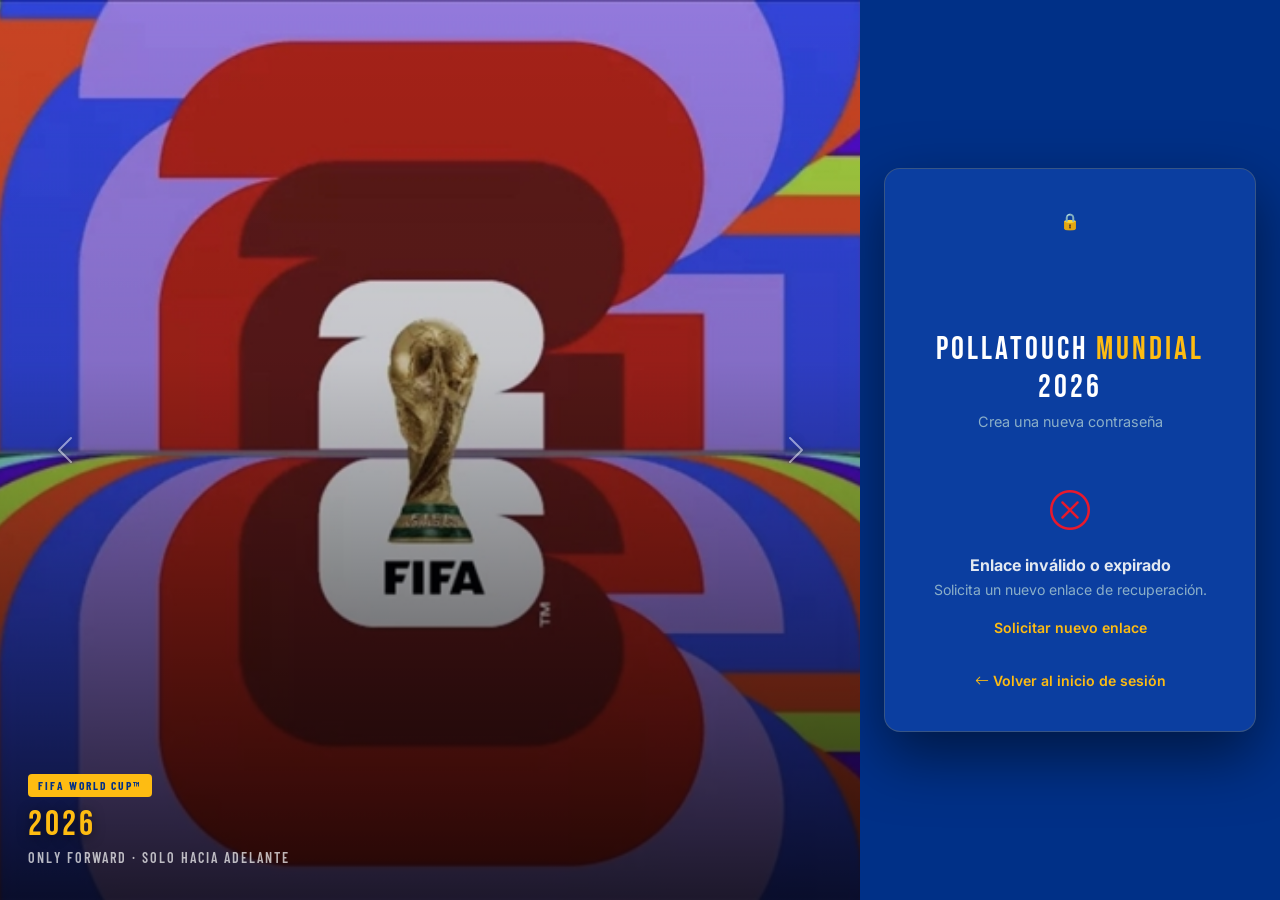
<file: frontend/reset-password.html>
<!DOCTYPE html>
<html lang="es">
<head>
  <meta charset="UTF-8" />
  <meta name="viewport" content="width=device-width, initial-scale=1.0" />
  <title>Pollatouch Mundial 2026 — Nueva contraseña</title>
  <link rel="stylesheet" href="https://cdn.jsdelivr.net/npm/bootstrap@5.3.3/dist/css/bootstrap.min.css" />
  <link rel="stylesheet" href="https://cdn.jsdelivr.net/npm/bootstrap-icons@1.11.3/font/bootstrap-icons.min.css" />
  <link rel="stylesheet" href="styles.css" />
  <style>
    .pw-strength-bar  { height:4px; border-radius:2px; transition:width .3s, background .3s; margin-top:.35rem; }
    .pw-strength-label { font-size:.75rem; margin-top:.2rem; }
  </style>
</head>
<body>

<div class="auth-split">

  <!-- ══ CAROUSEL PANEL ══ -->
  <div class="auth-split-carousel">
    <div id="authCarousel" class="carousel slide fifa-carousel" data-bs-ride="carousel" data-bs-interval="4500">
      <div class="carousel-inner">
        <div class="carousel-item active">
          <div class="carousel-slide-img">
            <img src="img/fifa-logo-light.jpg" alt="FIFA World Cup 2026" />
            <div class="slide-overlay" style="background:linear-gradient(to top, rgba(0,0,0,.8) 0%, rgba(0,0,0,.1) 60%, transparent 100%)">
              <span class="slide-overlay-badge">FIFA WORLD CUP™</span>
              <h2 class="slide-overlay-title"><span>2026</span></h2>
              <p class="slide-overlay-sub">Only Forward · Solo Hacia Adelante</p>
            </div>
          </div>
        </div>
        <div class="carousel-item">
          <div class="carousel-slide-img">
            <img src="img/host-map.jpg" alt="Sedes FIFA 2026" />
            <div class="slide-overlay">
              <span class="slide-overlay-badge">16 SEDES OFICIALES</span>
              <h2 class="slide-overlay-title">NORTE<br><span>AMÉRICA</span></h2>
              <p class="slide-overlay-sub">🇺🇸 USA · 🇨🇦 Canadá · 🇲🇽 México</p>
            </div>
          </div>
        </div>
      </div>
      <button class="carousel-control-prev" type="button" data-bs-target="#authCarousel" data-bs-slide="prev">
        <span class="carousel-control-prev-icon"></span>
      </button>
      <button class="carousel-control-next" type="button" data-bs-target="#authCarousel" data-bs-slide="next">
        <span class="carousel-control-next-icon"></span>
      </button>
    </div>
  </div>

  <!-- ══ FORM PANEL ══ -->
  <div class="auth-split-form">
    <div class="auth-card w-100" style="max-width:380px">

      <div class="auth-logo">
        <span class="trophy">🔒</span>
        <h1>POLLATOUCH <span>MUNDIAL</span> 2026</h1>
        <p>Crea una nueva contraseña</p>
      </div>

      <div id="msg" class="alert-wc"></div>
      <div id="msg-ok" class="msg-ok d-none mb-3" style="text-align:center"></div>

      <!-- Token inválido -->
      <div id="token-invalido" class="d-none" style="text-align:center;padding:1rem 0">
        <i class="bi bi-x-circle" style="font-size:2.5rem;color:#E8192C;display:block;margin-bottom:.75rem"></i>
        <strong>Enlace inválido o expirado</strong><br>
        <span style="font-size:.88rem;color:var(--text-sub)">Solicita un nuevo enlace de recuperación.</span>
        <div class="auth-footer mt-3">
          <a href="recuperar-password.html">Solicitar nuevo enlace</a>
        </div>
      </div>

      <div id="form-wrap">
        <!-- Nueva contraseña -->
        <div class="mb-3">
          <label class="form-label"><i class="bi bi-lock me-1"></i>Nueva contraseña</label>
          <div class="input-group">
            <input type="password" id="password" class="form-control"
                   placeholder="Mínimo 8 caracteres" autocomplete="new-password" />
            <button class="btn btn-outline-secondary" type="button" id="toggle-pw" tabindex="-1"
                    style="border-color:rgba(255,255,255,.15);background:transparent;color:var(--text-sub)">
              <i class="bi bi-eye" id="eye-icon"></i>
            </button>
          </div>
          <div class="pw-strength-bar" id="pw-bar" style="width:0;background:transparent"></div>
          <div class="pw-strength-label" id="pw-label"></div>
          <div style="font-size:.76rem;color:var(--text-sub);margin-top:.25rem">
            Mín. 8 caracteres, mayúscula, minúscula y número.
          </div>
          <div class="invalid-feedback" id="pw-invalid"></div>
        </div>

        <!-- Confirmar -->
        <div class="mb-4">
          <label class="form-label"><i class="bi bi-lock-fill me-1"></i>Confirmar contraseña</label>
          <input type="password" id="confirmar" class="form-control"
                 placeholder="Repite la nueva contraseña" autocomplete="new-password" />
          <div class="invalid-feedback">Las contraseñas no coinciden.</div>
        </div>

        <button class="btn-fifa-green w-100 py-2" id="btn-guardar">
          <i class="bi bi-shield-check me-1"></i> Guardar contraseña
        </button>
      </div>

      <div class="auth-footer mt-3">
        <a href="login.html"><i class="bi bi-arrow-left me-1"></i>Volver al inicio de sesión</a>
      </div>

    </div>
  </div>

</div>

<script src="https://cdn.jsdelivr.net/npm/bootstrap@5.3.3/dist/js/bootstrap.bundle.min.js"></script>
<script src="js/config.js"></script>
<script>
  const token = new URLSearchParams(window.location.search).get("token");

  if (!token) {
    document.getElementById("form-wrap").classList.add("d-none");
    document.getElementById("token-invalido").classList.remove("d-none");
  }

  // Mostrar/ocultar contraseña
  document.getElementById("toggle-pw").addEventListener("click", () => {
    const inp  = document.getElementById("password");
    const icon = document.getElementById("eye-icon");
    const show = inp.type === "password";
    inp.type = show ? "text" : "password";
    icon.className = show ? "bi bi-eye-slash" : "bi bi-eye";
  });

  // Medidor de fuerza
  function medirFuerza(pw) {
    if (!pw) return { score: 0, label: "", color: "transparent" };
    let score = 0;
    if (pw.length >= 8)          score++;
    if (/[A-Z]/.test(pw))        score++;
    if (/[a-z]/.test(pw))        score++;
    if (/\d/.test(pw))           score++;
    if (/[^A-Za-z0-9]/.test(pw)) score++;
    const labels = ["", "Muy débil", "Débil", "Regular", "Fuerte", "Muy fuerte"];
    const colors = ["transparent", "#E8192C", "#ff6b35", "#F5B800", "#00843D", "#00843D"];
    return { score, label: labels[score], color: colors[score] };
  }

  document.getElementById("password").addEventListener("input", function () {
    const { score, label, color } = medirFuerza(this.value);
    const bar = document.getElementById("pw-bar");
    bar.style.width      = this.value ? `${score * 20}%` : "0";
    bar.style.background = color;
    document.getElementById("pw-label").textContent = label;
    document.getElementById("pw-label").style.color = color;
    this.classList.remove("is-invalid", "is-valid");
  });

  document.getElementById("confirmar").addEventListener("input", function () {
    const pw = document.getElementById("password").value;
    if (this.value || pw) {
      this.classList.toggle("is-valid",   this.value === pw);
      this.classList.toggle("is-invalid", this.value !== pw);
    }
  });

  const msgEl = document.getElementById("msg");
  function mostrarError(m) { msgEl.textContent = m; msgEl.classList.add("visible"); }
  function limpiarError()  { msgEl.classList.remove("visible"); }

  document.getElementById("btn-guardar").addEventListener("click", async () => {
    limpiarError();
    const pwEl  = document.getElementById("password");
    const cfEl  = document.getElementById("confirmar");
    const pw    = pwEl.value;
    const cf    = cfEl.value;

    pwEl.classList.remove("is-invalid", "is-valid");
    cfEl.classList.remove("is-invalid", "is-valid");

    let ok = true;
    if (!pw || pw.length < 8 || !/[A-Z]/.test(pw) || !/[a-z]/.test(pw) || !/\d/.test(pw)) {
      pwEl.classList.add("is-invalid");
      document.getElementById("pw-invalid").textContent = "Mín. 8 caracteres, una mayúscula, una minúscula y un número.";
      ok = false;
    }
    if (!cf || cf !== pw) {
      cfEl.classList.add("is-invalid"); ok = false;
    }
    if (!ok) return;

    const btn = document.getElementById("btn-guardar");
    btn.disabled = true;
    btn.innerHTML = '<span class="spinner-wc"></span> Guardando...';

    try {
      const res  = await fetch(`${API}/reset-password`, {
        method: "POST",
        headers: { "Content-Type": "application/json" },
        body: JSON.stringify({ token, password: pw })
      });
      const data = await res.json();

      if (!res.ok) {
        if (res.status === 400 && (data.error || "").includes("inválido")) {
          document.getElementById("form-wrap").classList.add("d-none");
          document.getElementById("token-invalido").classList.remove("d-none");
        } else {
          mostrarError(data.error || "Error al guardar la contraseña.");
        }
        return;
      }

      document.getElementById("form-wrap").classList.add("d-none");
      const msgOk = document.getElementById("msg-ok");
      msgOk.classList.remove("d-none");
      msgOk.innerHTML = `
        <i class="bi bi-shield-check" style="font-size:2.5rem;color:#00843D;display:block;margin-bottom:.75rem"></i>
        <strong>¡Contraseña actualizada!</strong><br>
        <span style="font-size:.88rem;color:var(--text-sub)">Ya puedes iniciar sesión con tu nueva contraseña.</span>
        <div class="auth-footer mt-3">
          <a href="login.html" class="btn-fifa-green" style="display:inline-block;padding:.5rem 1.5rem;border-radius:6px;text-decoration:none">
            Ir al inicio de sesión
          </a>
        </div>`;
    } catch (_) {
      mostrarError("No se pudo conectar con el servidor.");
    } finally {
      btn.disabled = false;
      btn.innerHTML = '<i class="bi bi-shield-check me-1"></i> Guardar contraseña';
    }
  });
</script>
</body>
</html>
</file>
<file: frontend/styles.css>
/* ============================================================
   FIFA World Cup 2026 — Custom Theme over Bootstrap 5
   ============================================================ */
@import url('https://fonts.googleapis.com/css2?family=Bebas+Neue&family=Barlow+Condensed:ital,wght@0,400;0,600;0,700;1,400&family=Inter:wght@400;500;600;700&display=swap');

:root {
  --navy:         #003087;
  --navy-light:   #0D40B0;
  --navbar-bg1:   #1352BE;
  --navbar-bg2:   #1A54C5;
  --fifa-blue:    #1A54C5;
  --gold:         #FEBC12;
  --gold-dark:    #E0A800;
  --green:        #00BFB3;
  --green-dark:   #009E93;
  --red:          #BD2229;
  --red-dark:     #9E1B21;
  --campeon:      #F1677F;
  --campeon-dark: #D85070;
  --card-bg:      #0B3EA0;
  --card-border:  rgba(254,188,18,.18);
  --text-sub:     #8BAFC8;
  --input-bg:     #002070;
}

*, *::before, *::after { box-sizing: border-box; }
body {
  background-color: var(--navy);
  color: #e2e8f0;
  font-family: 'Inter', sans-serif;
  min-height: 100vh;
}

/* ── Navbar ── */
.navbar-wc {
  background: linear-gradient(135deg, var(--navbar-bg1) 0%, var(--navbar-bg2) 100%);
  border-bottom: 2px solid var(--gold);
  padding: 0 1.5rem;
  height: 62px;
  position: sticky;
  top: 0;
  z-index: 900;
}
.navbar-brand-wc {
  font-family: 'Bebas Neue', sans-serif;
  font-size: 1.15rem;
  letter-spacing: 1.5px;
  color: #fff !important;
  text-decoration: none;
  white-space: nowrap;
  line-height: 1.15;
  display: inline-flex;
  align-items: center;
  gap: .4rem;
}
.navbar-logo {
  height: 32px;
  width: auto;
  object-fit: contain;
  flex-shrink: 0;
}
.navbar-brand-wc span { color: var(--gold); }
.badge-admin {
  font-size: .55rem;
  background: var(--red);
  color: #fff;
  padding: 2px 7px;
  border-radius: 4px;
  vertical-align: middle;
  letter-spacing: 1px;
  font-family: 'Inter', sans-serif;
  font-weight: 700;
}

/* ── Auth pages ── */
.auth-wrap {
  min-height: 100vh;
  display: flex;
  align-items: center;
  justify-content: center;
  background: linear-gradient(135deg, #001F5C 0%, #003087 50%, #001A5C 100%);
  padding: 2rem 1rem;
  position: relative;
  overflow: hidden;
}
.auth-wrap::before {
  content: "⚽";
  font-size: 22rem;
  position: absolute;
  opacity: .03;
  right: -4rem;
  bottom: -5rem;
  pointer-events: none;
  user-select: none;
}
.auth-card {
  background: var(--card-bg);
  border: 1px solid var(--card-border);
  border-radius: 16px;
  padding: 2.5rem 2rem;
  width: 100%;
  max-width: 420px;
  box-shadow: 0 24px 60px rgba(0,0,0,.5);
}
.auth-logo { text-align: center; margin-bottom: 2rem; }
.auth-logo .trophy { display: block; margin: 0 auto .75rem; height: 110px; width: auto; object-fit: contain; }
.auth-logo h1 {
  font-family: 'Bebas Neue', sans-serif;
  font-size: 2rem;
  letter-spacing: 3px;
  color: #fff;
  margin: 0;
}
.auth-logo h1 span { color: var(--gold); }
.auth-logo p { color: var(--text-sub); font-size: .9rem; margin: .25rem 0 0; }

/* ── Form controls ── */
.form-label { color: #cbd5e1; font-size: .85rem; font-weight: 500; margin-bottom: .3rem; }
.form-control, .form-select {
  background: var(--input-bg) !important;
  border: 1px solid rgba(255,255,255,.1) !important;
  color: #e2e8f0 !important;
  border-radius: 8px !important;
  padding: .6rem .9rem !important;
  transition: border-color .2s;
}
.form-control:focus, .form-select:focus {
  border-color: var(--gold) !important;
  box-shadow: 0 0 0 3px rgba(245,184,0,.15) !important;
  outline: none;
}
.form-control::placeholder { color: #4a5568 !important; }
.form-select option { background: var(--input-bg); }

/* ── Buttons ── */
.btn-fifa-green {
  background: var(--green);
  color: #fff;
  border: none;
  font-weight: 600;
  border-radius: 8px;
  padding: .6rem 1.2rem;
  transition: background .2s, transform .1s;
  cursor: pointer;
  display: inline-block;
  text-align: center;
  font-size: .95rem;
}
.btn-fifa-green:hover  { background: var(--green-dark); color: #fff; transform: translateY(-1px); }
.btn-fifa-green:active { transform: translateY(0); }
.btn-fifa-green:disabled { opacity: .6; cursor: not-allowed; transform: none; }

.btn-fifa-gold {
  background: var(--gold);
  color: var(--navy);
  border: none;
  font-weight: 700;
  border-radius: 8px;
  padding: .6rem 1.2rem;
  transition: background .2s, transform .1s;
  cursor: pointer;
  display: inline-block;
  font-size: .95rem;
}
.btn-fifa-gold:hover  { background: var(--gold-dark); color: var(--navy); transform: translateY(-1px); }
.btn-fifa-gold:active { transform: translateY(0); }

.btn-fifa-campeon {
  background: var(--campeon);
  color: #fff;
  border: none;
  font-weight: 700;
  border-radius: 8px;
  padding: .6rem 1.2rem;
  transition: background .2s, transform .1s;
  cursor: pointer;
  display: inline-block;
  font-size: .95rem;
}
.btn-fifa-campeon:hover  { background: var(--campeon-dark); color: #fff; transform: translateY(-1px); }
.btn-fifa-campeon:active { transform: translateY(0); }
.btn-fifa-campeon:disabled { opacity: .6; cursor: not-allowed; transform: none; }

.btn-podio-cambiar {
  font-size: .8rem;
  padding: .32rem .75rem;
  border-radius: 7px;
  background: rgba(255,255,255,.08);
  border: 1px solid rgba(255,255,255,.2);
  color: #cbd5e1;
  font-weight: 600;
  cursor: pointer;
  transition: background .18s, border-color .18s;
  white-space: nowrap;
  display: inline-flex;
  align-items: center;
}
.btn-podio-cambiar:hover { background: rgba(255,255,255,.15); border-color: rgba(255,255,255,.35); color: #fff; }

.btn-fifa-outline {
  background: transparent;
  color: var(--text-sub);
  border: 1px solid rgba(255,255,255,.15);
  font-weight: 500;
  border-radius: 8px;
  padding: .5rem 1rem;
  transition: all .2s;
  cursor: pointer;
  font-size: .9rem;
  text-decoration: none;
  display: inline-block;
}
.btn-fifa-outline:hover { border-color: var(--gold); color: var(--gold); }

.btn-danger-sm {
  background: transparent;
  color: var(--red);
  border: 1px solid var(--red);
  font-weight: 600;
  border-radius: 8px;
  padding: .4rem .85rem;
  font-size: .84rem;
  transition: all .2s;
  cursor: pointer;
}
.btn-danger-sm:hover { background: var(--red); color: #fff; }

/* ── Alert / Error ── */
.alert-wc {
  background: rgba(232,25,44,.12);
  border: 1px solid rgba(232,25,44,.35);
  color: #fca5a5;
  border-radius: 8px;
  padding: .65rem .9rem;
  font-size: .88rem;
  display: none;
  margin-bottom: 1rem;
}
.alert-wc.visible { display: block; }

/* ── Auth footer ── */
.auth-footer { text-align: center; margin-top: 1.25rem; color: var(--text-sub); font-size: .88rem; }
.auth-footer a { color: var(--gold); text-decoration: none; font-weight: 600; }
.auth-footer a:hover { text-decoration: underline; }

/* ── Google sign-in ── */
.auth-divider { display:flex; align-items:center; margin: 1rem 0; color:var(--text-sub); font-size:.8rem; letter-spacing:.5px; }
.auth-divider::before, .auth-divider::after { content:""; flex:1; border-top:1px solid rgba(255,255,255,.12); }
.auth-divider span { padding:0 .85rem; }
#google-btn-container { width:100%; }
#google-btn-container iframe { width:100% !important; }

/* ── Page wrap ── */
.page-wrap { max-width: 1100px; margin: 0 auto; padding: 2rem 1.5rem; }
.page-header { margin-bottom: 2rem; }
.page-header h1 {
  font-family: 'Bebas Neue', sans-serif;
  font-size: 2.2rem;
  letter-spacing: 2px;
  color: #fff;
  margin: 0;
}
.page-header p { color: var(--text-sub); margin: .3rem 0 0; font-size: .92rem; }

/* ── Champion card ── */
.campeon-card {
  background: linear-gradient(135deg, #0B3A9E 0%, #0E44B8 100%);
  border: 1px solid rgba(254,188,18,.3);
  border-radius: 14px;
  padding: 1.1rem 1.5rem;
  margin-bottom: 1.5rem;
  display: flex;
  align-items: center;
  gap: 1.25rem;
  flex-wrap: wrap;
}
.campeon-trophy { width: 84px; height: 84px; object-fit: contain; flex-shrink: 0; }
.campeon-info { flex: 1; min-width: 160px; }
.campeon-info h3 {
  font-family: 'Barlow Condensed', sans-serif;
  font-size: 1.1rem;
  font-weight: 700;
  text-transform: uppercase;
  letter-spacing: 1.5px;
  color: var(--gold);
  margin: 0 0 .2rem;
}
.campeon-info p { color: var(--text-sub); font-size: .88rem; margin: 0; }
.campeon-controls { display: flex; gap: .6rem; align-items: center; flex-wrap: nowrap; flex: 0 0 auto; }
.campeon-controls .form-select { width: auto; min-width: 150px; max-width: 200px; }

/* ── Podio card (campeón + 2do + 3er en una sola card) ── */
.podio-rows { flex: 1; min-width: 220px; display: flex; flex-direction: column; gap: .4rem; }
.podio-title {
  font-family: 'Barlow Condensed', sans-serif;
  font-size: 1rem;
  font-weight: 700;
  text-transform: uppercase;
  letter-spacing: 1.5px;
  color: var(--gold);
  margin: 0 0 .15rem;
}
.podio-row { display: flex; align-items: center; justify-content: space-between; gap: .75rem; flex-wrap: wrap; padding: .4rem 0; }
.podio-row + .podio-row { border-top: 1px solid rgba(255,255,255,.08); }
.podio-row-label { display: flex; align-items: center; gap: .45rem; font-size: .85rem; color: #e2e8f0; white-space: nowrap; }
.podio-row-icon { font-size: 1rem; }

/* ── Stats bar ── */
.stats-bar-wrap {
  background: rgba(255,255,255,.04);
  border: 1px solid rgba(255,255,255,.08);
  border-radius: 12px;
  padding: .8rem 1.2rem;
  margin-bottom: 1.5rem;
  display: flex;
  align-items: center;
  gap: 1.25rem;
  flex-wrap: wrap;
}
.stats-bar-item { display: flex; flex-direction: column; align-items: center; min-width: 54px; }
.stats-bar-num { font-family: 'Bebas Neue', sans-serif; font-size: 1.7rem; line-height: 1; color: #fff; }
.stats-bar-num.gold  { color: var(--gold); }
.stats-bar-num.green { color: #4ade80; }
.stats-bar-num.amber { color: #fb923c; }
.stats-bar-label { font-size: .6rem; text-transform: uppercase; letter-spacing: 1.5px; color: var(--text-sub); font-family: 'Barlow Condensed', sans-serif; font-weight: 700; margin-top: .1rem; white-space: nowrap; }
.stats-bar-divider { width: 1px; height: 38px; background: rgba(255,255,255,.09); flex-shrink: 0; }
.stats-bar-progress-wrap { margin-left: auto; display: flex; flex-direction: column; align-items: flex-end; gap: .35rem; min-width: 130px; }
.stats-bar-progress-label { font-size: .65rem; color: var(--text-sub); }
.stats-progress { height: 6px; background: rgba(255,255,255,.08); border-radius: 10px; width: 100%; overflow: hidden; }
.stats-progress-bar { height: 100%; border-radius: 10px; transition: width .6s ease; }

/* ── Phase tabs ── */
/* Sticky search + phase tabs bar */
.sticky-filters-bar {
  position: sticky;
  top: 62px;
  z-index: 890;
  background: var(--navy);
  padding: .85rem 0 .1rem;
}

/* Team search */
.match-search-wrap {
  position: relative;
  display: flex;
  align-items: center;
  margin-bottom: 1rem;
}
.match-search-icon {
  position: absolute;
  left: .9rem;
  color: var(--text-sub);
  font-size: .9rem;
  pointer-events: none;
}
.match-search-input {
  width: 100%;
  background: rgba(255,255,255,.05);
  border: 1px solid rgba(255,255,255,.1);
  border-radius: 10px;
  color: #e2e8f0;
  padding: .6rem 2.5rem;
  font-size: .9rem;
  transition: border-color .2s, background .2s;
}
.match-search-input:focus {
  outline: none;
  border-color: var(--gold);
  background: rgba(255,255,255,.07);
}
.match-search-input::placeholder { color: var(--text-sub); }
.match-search-clear {
  position: absolute;
  right: .75rem;
  background: none;
  border: none;
  color: var(--text-sub);
  font-size: 1rem;
  cursor: pointer;
  padding: 0;
  line-height: 1;
}
.match-search-clear:hover { color: var(--gold); }

.phase-tabs { display: flex; gap: .5rem; flex-wrap: wrap; margin-bottom: 1.5rem; }
.phase-tab {
  background: rgba(255,255,255,.06);
  border: 1px solid rgba(255,255,255,.1);
  color: var(--text-sub);
  border-radius: 20px;
  padding: .35rem 1rem;
  font-size: .85rem;
  font-weight: 700;
  cursor: pointer;
  transition: all .2s;
  font-family: 'Barlow Condensed', sans-serif;
  letter-spacing: .5px;
  text-transform: uppercase;
}
.phase-tab:hover  { border-color: var(--gold); color: var(--gold); }
.phase-tab.active { background: var(--gold); border-color: var(--gold); color: var(--navy); }
.tab-badge {
  display: inline-flex; align-items: center; justify-content: center;
  background: rgba(189,34,41,.8); color: #fff;
  font-family: 'Inter', sans-serif; font-size: .6rem; font-weight: 700;
  border-radius: 20px; padding: 0 .38rem; min-width: 16px; height: 16px;
  margin-left: .3rem; vertical-align: middle; line-height: 1;
}
.phase-tab.active .tab-badge { background: rgba(0,0,0,.25); }
.filter-tab {
  border-style: dashed !important;
  color: #94a3b8 !important;
}
.filter-tab.active { background: rgba(99,179,237,.12) !important; border-color: #63b3ed !important; color: #63b3ed !important; border-style: solid !important; }

/* Scroll to top */
.scroll-top-btn {
  position: fixed;
  bottom: 1.5rem; right: 1.5rem;
  width: 42px; height: 42px;
  background: var(--gold); border: none; border-radius: 50%;
  color: var(--navy); font-size: 1.1rem; cursor: pointer;
  display: flex; align-items: center; justify-content: center;
  box-shadow: 0 4px 16px rgba(245,184,0,.4);
  opacity: 0; transform: translateY(10px); pointer-events: none;
  transition: opacity .25s, transform .25s; z-index: 500;
}
.scroll-top-btn.visible { opacity: 1; transform: translateY(0); pointer-events: all; }
.scroll-top-btn:hover { background: var(--gold-dark); transform: translateY(-2px) !important; }


/* Skeleton placeholder dark theme */
.placeholder { background-color: rgba(255,255,255,.1) !important; }

/* ── Match stadium photo ── */
.match-stadium {
  height: 190px;
  position: relative;
  overflow: hidden;
  margin: -1.25rem -1.25rem 0;
  border-radius: 13px 13px 0 0;
  flex-shrink: 0;
}
.match-stadium img {
  width: 100%; height: 100%;
  object-fit: cover;
  object-position: center 30%;
  display: block;
  transition: transform .5s ease;
}
.match-card:hover .match-stadium img { transform: scale(1.06); }
.match-stadium-overlay {
  position: absolute;
  inset: 0;
  background: linear-gradient(
    to top,
    rgba(6,14,28,1) 0%,
    rgba(6,14,28,.82) 25%,
    rgba(6,14,28,.25) 60%,
    transparent 100%
  );
  display: flex;
  flex-direction: column;
  justify-content: flex-end;
  padding: .7rem 1rem;
  gap: .25rem;
}
.match-phase-badge {
  font-family: 'Barlow Condensed', sans-serif;
  font-size: .68rem;
  font-weight: 700;
  text-transform: uppercase;
  letter-spacing: 1.8px;
  color: var(--gold);
  opacity: .9;
  margin-bottom: 0;
}
.match-stadium-name {
  font-family: 'Barlow Condensed', sans-serif;
  font-size: .72rem;
  font-weight: 600;
  letter-spacing: 1.5px;
  text-transform: uppercase;
  color: rgba(255,255,255,.55);
}

/* ── Match grid ── */
.matches-grid {
  display: grid;
  grid-template-columns: repeat(auto-fill, minmax(285px, 1fr));
  gap: 1.35rem;
}

/* ── Match card ── */
.match-card {
  background: var(--card-bg);
  border: 1px solid var(--card-border);
  border-radius: 16px;
  padding: 1.25rem;
  transition: transform .22s, box-shadow .22s, border-color .22s;
  position: relative;
  overflow: hidden;
  display: flex;
  flex-direction: column;
}
.match-card:hover {
  transform: translateY(-3px);
  box-shadow: 0 12px 40px rgba(0,0,0,.45);
  border-color: rgba(245,184,0,.28);
}
.match-card.finalizado { border-color: rgba(245,184,0,.45); }
.match-card.apostado {
  border-color: rgba(0,132,61,.35);
}
.match-card.apostado::after {
  content: "";
  position: absolute;
  top: 0; left: 0;
  width: 4px; height: 100%;
  background: var(--green);
  border-radius: 16px 0 0 16px;
}

.match-teams {
  display: grid;
  grid-template-columns: 1fr auto 1fr;
  align-items: center;
  gap: .5rem;
  padding: .9rem 0 .65rem;
  margin-bottom: 0;
}
.team-side { text-align: center; }
.team-flag { font-size: 2.35rem; display: block; margin-bottom: .3rem; }
.team-name {
  font-family: 'Barlow Condensed', sans-serif;
  font-weight: 700;
  font-size: 1rem;
  color: #e2e8f0;
  text-transform: uppercase;
  letter-spacing: .5px;
  line-height: 1.2;
}
.vs-center { text-align: center; }
.vs-label {
  font-family: 'Bebas Neue', sans-serif;
  font-size: 1.3rem;
  color: var(--text-sub);
  letter-spacing: 2px;
}
.result-score {
  font-family: 'Bebas Neue', sans-serif;
  font-size: 2rem;
  color: var(--gold);
  letter-spacing: 3px;
  line-height: 1;
}
.match-date {
  text-align: center;
  color: var(--text-sub);
  font-size: .78rem;
  margin-bottom: .75rem;
  padding-bottom: .75rem;
  border-bottom: 1px solid rgba(255,255,255,.06);
}

/* ── Bet inputs ── */
.bet-inputs {
  display: flex;
  align-items: center;
  justify-content: center;
  gap: .5rem;
  margin-bottom: .75rem;
}
.bet-input {
  background: var(--input-bg) !important;
  border: 1px solid rgba(255,255,255,.12) !important;
  color: #fff !important;
  border-radius: 8px !important;
  width: 64px;
  height: 44px;
  text-align: center;
  font-size: 1.3rem;
  font-family: 'Bebas Neue', sans-serif;
  letter-spacing: 1px;
}
.bet-input:focus {
  border-color: var(--gold) !important;
  box-shadow: 0 0 0 3px rgba(245,184,0,.15) !important;
  outline: none;
}
.bet-input:disabled { opacity: .55; }
.bet-separator {
  color: var(--text-sub);
  font-family: 'Bebas Neue', sans-serif;
  font-size: 1.5rem;
}
.match-closed-msg { text-align: center; color: var(--text-sub); font-size: .8rem; padding: .4rem 0; }

/* ── Locked card ── */
.card-locked {
  opacity: .65;
  filter: saturate(.4);
}
.card-locked:hover {
  transform: none !important;
  box-shadow: none !important;
  border-color: var(--card-border) !important;
}
.bet-locked-section {
  background: rgba(0,0,0,.3) !important;
  border-color: rgba(255,255,255,.06) !important;
}
.bet-locked-msg {
  display: flex;
  align-items: center;
  justify-content: center;
  gap: .5rem;
  color: var(--text-sub);
  font-size: .82rem;
  padding: .5rem 0;
}
.bet-locked-msg i { color: rgba(255,255,255,.3); font-size: .9rem; }
.bet-locked-msg strong { color: #e2e8f0; }

/* ── Points badge ── */
.pts-badge {
  display: inline-block;
  font-family: 'Bebas Neue', sans-serif;
  letter-spacing: 1px;
  padding: .25rem .7rem;
  border-radius: 20px;
  font-size: .95rem;
  text-align: center;
}
.pts-3 { background: rgba(245,184,0,.15); color: var(--gold); border: 1px solid rgba(245,184,0,.4); }
.pts-1 { background: rgba(0,132,61,.15); color: #4ade80; border: 1px solid rgba(0,132,61,.4); }
.pts-0 { background: rgba(232,25,44,.12); color: #f87171; border: 1px solid rgba(232,25,44,.3); }

/* ── Prediction buttons (1X2) ── */
.pred-btns {
  display: flex;
  gap: .5rem;
  flex-wrap: wrap;
}
.pred-btn {
  flex: 1 1 auto;
  padding: .5rem .75rem;
  border: 1.5px solid rgba(255,255,255,.18);
  border-radius: .5rem;
  background: rgba(255,255,255,.06);
  color: #e2e8f0;
  font-size: .85rem;
  font-weight: 600;
  cursor: pointer;
  transition: background .15s, border-color .15s, color .15s;
  text-align: center;
  white-space: nowrap;
}
.pred-btn:hover {
  background: rgba(245,184,0,.15);
  border-color: rgba(245,184,0,.5);
  color: var(--gold);
}
.pred-btn.active {
  background: rgba(245,184,0,.22);
  border-color: var(--gold);
  color: var(--gold);
  box-shadow: 0 0 8px rgba(245,184,0,.25);
}

/* ── Locked prediction tag ── */
.pred-tag {
  display: inline-block;
  padding: .3rem .7rem;
  border-radius: .4rem;
  font-size: .82rem;
  font-weight: 700;
  letter-spacing: .02em;
}
.pred-tag.pred-L { background: rgba(74,222,128,.12); color: #4ade80; border: 1px solid rgba(74,222,128,.35); }
.pred-tag.pred-E { background: rgba(245,184,0,.12); color: var(--gold); border: 1px solid rgba(245,184,0,.35); }
.pred-tag.pred-V { background: rgba(96,165,250,.12); color: #60a5fa; border: 1px solid rgba(96,165,250,.35); }

/* ── Lista de votos (modal partido) ── */
.votos-list { max-height: 360px; overflow-y: auto; }
.voto-row {
  display: flex;
  align-items: center;
  gap: .6rem;
  padding: .5rem .6rem;
  border-bottom: 1px solid rgba(255,255,255,.06);
  border-left: 3px solid transparent;
  border-radius: 6px;
}
/* Acertó el resultado: se destaca con tono dorado y borde de acento */
.voto-row.voto-acerto {
  background: rgba(245,184,0,.1);
  border-left-color: var(--gold);
}
/* Falló: se atenúa para no competir visualmente con los que acertaron */
.voto-row.voto-fallo { opacity: .6; }
.voto-avatar {
  width: 30px; height: 30px;
  border-radius: 50%;
  object-fit: cover;
  flex-shrink: 0;
}
.voto-avatar-default {
  width: 30px; height: 30px;
  border-radius: 50%;
  flex-shrink: 0;
  display: inline-flex;
  align-items: center;
  justify-content: center;
  font-family: 'Inter', sans-serif;
  font-size: .72rem;
  font-weight: 700;
  color: #fff;
}
.voto-nombre { flex: 1; font-size: .88rem; text-align: left; }
.voto-pred-badge {
  display: inline-flex;
  align-items: center;
  gap: .3rem;
  padding: .28rem .65rem;
  border-radius: 20px;
  font-size: .76rem;
  font-weight: 600;
  white-space: nowrap;
}
.voto-pred-badge.pred-L { background: rgba(74,222,128,.14); color: #4ade80; }
.voto-pred-badge.pred-E { background: rgba(245,184,0,.14); color: var(--gold); }
.voto-pred-badge.pred-V { background: rgba(96,165,250,.14); color: #60a5fa; }
.voto-pts {
  width: 48px;
  flex-shrink: 0;
  text-align: center;
  font-family: 'Bebas Neue', sans-serif;
  font-size: .8rem;
  letter-spacing: .5px;
}
.voto-pts-ok { color: #4ade80; }
.voto-pts-no { color: var(--text-sub); }

/* ── Empty state ── */
.empty-state {
  text-align: center;
  padding: 4rem 1rem;
  color: var(--text-sub);
  grid-column: 1 / -1;
}
.empty-state .empty-icon { font-size: 3rem; display: block; margin-bottom: 1rem; }
.empty-state h3 { color: #94a3b8; font-size: 1.1rem; margin: 0; }
.empty-state p { font-size: .88rem; margin: .5rem 0 0; }

/* ── Ranking ── */
.ranking-card {
  background: var(--card-bg);
  border: 1px solid var(--card-border);
  border-radius: 14px;
  overflow: hidden;
}
.ranking-table { width: 100%; border-collapse: collapse; }
.ranking-table thead th {
  background: rgba(245,184,0,.08);
  color: var(--gold);
  font-family: 'Barlow Condensed', sans-serif;
  font-weight: 700;
  text-transform: uppercase;
  letter-spacing: 1px;
  font-size: .85rem;
  padding: .9rem 1rem;
  border-bottom: 1px solid rgba(245,184,0,.15);
  white-space: nowrap;
}
.ranking-table tbody tr { border-bottom: 1px solid rgba(255,255,255,.05); transition: background .15s; }
.ranking-table tbody tr:hover { background: rgba(255,255,255,.03); }
.ranking-table tbody tr.yo-row { background: rgba(245,184,0,.06); }
.ranking-table tbody td { padding: .8rem 1rem; font-size: .92rem; }

.pos-medal {
  display: inline-flex; align-items: center; justify-content: center;
  width: 30px; height: 30px; border-radius: 50%;
  font-family: 'Bebas Neue', sans-serif; font-size: 1rem; font-weight: 700;
}
.pos-1 { background: linear-gradient(135deg,#F5B800,#ffdd00); color: #1a1a00; }
.pos-2 { background: linear-gradient(135deg,#94a3b8,#cbd5e1); color: #1a1a1a; }
.pos-3 { background: linear-gradient(135deg,#b45309,#d97706); color: #fff; }
.pos-n { background: rgba(255,255,255,.08); color: var(--text-sub); }

.yo-tag {
  background: var(--fifa-blue);
  color: #fff;
  font-size: .65rem;
  font-weight: 700;
  padding: 1px 6px;
  border-radius: 4px;
  margin-left: .4rem;
  vertical-align: middle;
  letter-spacing: .5px;
}
.pts-total { font-family: 'Bebas Neue', sans-serif; font-size: 1.4rem; color: var(--gold); letter-spacing: 1px; }
.legend-bar {
  text-align: right; color: var(--text-sub); font-size: .78rem;
  padding: .75rem 1rem; border-top: 1px solid rgba(255,255,255,.05);
}

/* ── Estadísticas: tú vs el promedio del grupo ── */
.stats-pos-banner {
  background: rgba(245,184,0,.08);
  border: 1px solid var(--card-border);
  border-radius: 12px;
  padding: .75rem 1.1rem;
  margin-bottom: 1.5rem;
  font-size: .92rem;
  color: #e2e8f0;
  display: flex;
  align-items: center;
  gap: .5rem;
}
.stats-pos-banner i { color: var(--gold); }
.stats-pos-banner strong { color: var(--gold); font-family: 'Bebas Neue', sans-serif; font-size: 1.05rem; }
.stats-cmp-grid {
  display: grid;
  grid-template-columns: repeat(auto-fit, minmax(260px, 1fr));
  gap: 1.25rem;
}
.stat-cmp-card {
  background: var(--card-bg);
  border: 1px solid var(--card-border);
  border-radius: 14px;
  padding: 1.1rem 1.25rem;
}
.stat-cmp-head {
  font-family: 'Bebas Neue', sans-serif;
  font-size: .95rem;
  letter-spacing: 1px;
  color: var(--gold);
  text-transform: uppercase;
  display: flex;
  align-items: center;
  gap: .45rem;
  margin-bottom: .9rem;
}
.stat-cmp-row { display: flex; align-items: center; gap: .7rem; margin-bottom: .55rem; }
.stat-cmp-label { width: 50px; flex-shrink: 0; font-size: .78rem; color: var(--text-sub); }
.stat-cmp-bar-track { flex: 1; height: 9px; background: rgba(255,255,255,.07); border-radius: 10px; overflow: hidden; }
.stat-cmp-bar { height: 100%; border-radius: 10px; width: 0; transition: width .8s ease; }
.stat-cmp-bar-yo  { background: linear-gradient(90deg, var(--gold-dark), var(--gold)); }
.stat-cmp-bar-avg { background: rgba(255,255,255,.22); }
.stat-cmp-num { width: 52px; flex-shrink: 0; text-align: right; font-family: 'Bebas Neue', sans-serif; font-size: .92rem; color: var(--text-sub); white-space: nowrap; }
.stat-cmp-num-yo { color: var(--gold); }
.stat-cmp-takeaway { margin: .7rem 0 0; font-size: .8rem; display: flex; align-items: center; gap: .4rem; }
.stat-cmp-takeaway.cmp-up      { color: #4ade80; }
.stat-cmp-takeaway.cmp-down    { color: #f87171; }
.stat-cmp-takeaway.cmp-neutral { color: var(--text-sub); }
.stat-cmp-empty { color: var(--text-sub); font-size: .85rem; margin: 0; }
.racha-chips { display: flex; gap: .4rem; flex-wrap: wrap; margin-bottom: .85rem; }
.racha-chip {
  width: 28px; height: 28px;
  border-radius: 50%;
  display: inline-flex;
  align-items: center;
  justify-content: center;
  font-size: .8rem;
  flex-shrink: 0;
}
.racha-chip.racha-ok { background: rgba(74,222,128,.14); color: #4ade80; }
.racha-chip.racha-no { background: rgba(248,113,113,.14); color: #f87171; }

/* ── Professional upgrades ── */

/* Page header gold accent underline */
.page-header { position: relative; }
.page-header::after {
  content: '';
  display: block;
  width: 56px; height: 3px;
  background: linear-gradient(90deg, var(--gold), transparent);
  border-radius: 2px;
  margin-top: .5rem;
}

/* Betting section wrapper */
.bet-section {
  background: rgba(0,0,0,.22);
  border: 1px solid rgba(255,255,255,.07);
  border-radius: 10px;
  padding: .85rem .85rem .7rem;
  margin-top: auto;
  padding-top: .85rem;
}

/* Attempt dots */
.attempt-dots { display: flex; gap: .35rem; justify-content: center; align-items: center; margin-bottom: .6rem; }
.adot {
  width: 9px; height: 9px;
  border-radius: 50%;
  background: rgba(255,255,255,.1);
  border: 1px solid rgba(255,255,255,.18);
  transition: all .2s;
}
.adot.used {
  background: var(--gold);
  border-color: var(--gold);
  box-shadow: 0 0 6px rgba(245,184,0,.55);
}

/* Points corner badge */
.pts-badge-corner {
  position: absolute;
  top: .65rem; right: .65rem;
  font-family: 'Bebas Neue', sans-serif;
  letter-spacing: 1px;
  padding: .18rem .65rem;
  border-radius: 20px;
  font-size: .82rem;
  z-index: 2;
}

/* Live match corner badge */
.live-badge-corner {
  position: absolute;
  top: .65rem; right: .65rem;
  display: inline-flex; align-items: center; gap: .35rem;
  background: rgba(232,25,44,.15);
  border: 1px solid rgba(232,25,44,.4);
  border-radius: 20px;
  padding: .18rem .65rem;
  font-family: 'Barlow Condensed', sans-serif;
  font-size: .68rem;
  font-weight: 700;
  letter-spacing: 1px;
  text-transform: uppercase;
  color: #f87171;
  z-index: 2;
  animation: liveBadgePulse 1.8s ease-in-out infinite;
}
.live-badge-corner i { font-size: .55rem; }
@keyframes liveBadgePulse {
  0%, 100% { opacity: 1; }
  50% { opacity: .5; }
}

/* VS pill */
.vs-pill {
  display: inline-block;
  background: rgba(255,255,255,.07);
  border: 1px solid rgba(255,255,255,.11);
  border-radius: 8px;
  padding: .25rem .65rem;
  min-width: 52px;
  text-align: center;
}

/* Result score with glow */
.result-score {
  background: rgba(245,184,0,.09);
  border: 1px solid rgba(245,184,0,.2);
  border-radius: 8px;
  padding: .2rem .6rem;
  min-width: 56px;
  text-align: center;
  box-shadow: 0 0 14px rgba(245,184,0,.15);
}

/* Group chip (no stadium) */
.match-group-chip {
  display: inline-flex;
  align-items: center;
  gap: .35rem;
  background: rgba(245,184,0,.1);
  border: 1px solid rgba(245,184,0,.22);
  border-radius: 6px;
  padding: .22rem .7rem;
  font-family: 'Barlow Condensed', sans-serif;
  font-size: .72rem;
  font-weight: 700;
  text-transform: uppercase;
  letter-spacing: 1px;
  color: var(--gold);
  margin-bottom: .2rem;
}

/* Match card status border accents */
.match-card.apostado       { border-color: rgba(0,132,61,.35); }
.match-card.apostado::after { background: var(--green); }
.match-card.finalizado     { border-color: rgba(245,184,0,.45); }
.match-card.en-vivo {
  border-color: rgba(232,25,44,.55);
  animation: liveCardPulse 2s ease-in-out infinite;
}
@keyframes liveCardPulse {
  0%, 100%  { box-shadow: 0 0 0 1px rgba(232,25,44,.22), 0 4px 20px rgba(232,25,44,.1); }
  50%       { box-shadow: 0 0 0 1px rgba(232,25,44,.48), 0 4px 28px rgba(232,25,44,.26); }
}

/* Ranking podium rows */
tr.podium-1 { background: rgba(245,184,0,.09) !important; }
tr.podium-2 { background: rgba(148,163,184,.06) !important; }
tr.podium-3 { background: rgba(180,83,9,.07) !important; }

/* Ranking avatar */
.rank-avatar { width: 38px; height: 38px; border-radius: 50%; object-fit: cover; border: 2px solid rgba(255,255,255,.12); flex-shrink: 0; }
.rank-avatar-default {
  width: 38px; height: 38px; border-radius: 50%;
  background: rgba(245,184,0,.1);
  border: 2px solid rgba(255,255,255,.12);
  display: inline-flex; align-items: center; justify-content: center;
  color: var(--gold); flex-shrink: 0;
}
.top-ring-1 { border-color: var(--gold) !important; box-shadow: 0 0 0 2px rgba(245,184,0,.25); }
.top-ring-2 { border-color: #94a3b8 !important; box-shadow: 0 0 0 2px rgba(148,163,184,.2); }
.top-ring-3 { border-color: #d97706 !important; box-shadow: 0 0 0 2px rgba(217,119,6,.25); }

/* Points total pill */
.pts-total {
  font-family: 'Bebas Neue', sans-serif;
  font-size: 1.55rem; color: var(--gold); letter-spacing: 1px;
  background: rgba(245,184,0,.1);
  border-radius: 8px;
  padding: .05rem .55rem;
  display: inline-block;
  white-space: nowrap;
}

/* Rank nombre wrap */
.rank-nombre-wrap { display: flex; align-items: center; gap: .6rem; }

/* ── Site Footer ── */
.site-footer {
  background: linear-gradient(135deg, #001F5C 0%, #003087 100%);
  border-top: 2px solid rgba(254,188,18,.18);
  margin-top: 4rem;
}
.footer-inner {
  max-width: 1100px;
  margin: 0 auto;
  padding: 2.5rem 1.5rem 2rem;
  display: grid;
  grid-template-columns: 2fr 1.1fr 1fr 1.1fr;
  gap: 2.5rem;
}
.footer-logo {
  height: 44px; width: auto;
  object-fit: contain;
  flex-shrink: 0;
}
.footer-brand-name {
  font-family: 'Bebas Neue', sans-serif;
  font-size: 1.05rem;
  letter-spacing: 1.5px;
  color: #fff;
  line-height: 1.2;
}
.footer-brand-name span { color: var(--gold); }
.footer-tagline {
  color: var(--text-sub);
  font-size: .82rem;
  line-height: 1.55;
  margin: .75rem 0 .9rem;
}
.footer-host-row {
  display: flex;
  align-items: center;
  gap: .45rem;
  font-size: 1.15rem;
  flex-wrap: wrap;
}
.footer-host-date {
  font-family: 'Barlow Condensed', sans-serif;
  font-size: .72rem;
  font-weight: 700;
  letter-spacing: 1.5px;
  color: var(--gold);
  text-transform: uppercase;
  background: rgba(245,184,0,.1);
  border: 1px solid rgba(245,184,0,.2);
  border-radius: 4px;
  padding: .1rem .45rem;
  margin-left: .2rem;
}
.footer-heading {
  font-family: 'Barlow Condensed', sans-serif;
  font-size: .72rem;
  font-weight: 700;
  text-transform: uppercase;
  letter-spacing: 2.5px;
  color: var(--gold);
  margin: 0 0 .9rem;
  padding-bottom: .45rem;
  border-bottom: 1px solid rgba(245,184,0,.15);
}
.footer-info-list {
  list-style: none; padding: 0; margin: 0;
  display: flex; flex-direction: column; gap: .4rem;
}
.footer-info-list li {
  display: flex;
  align-items: center;
  gap: .55rem;
  color: #94a3b8;
  font-size: .8rem;
  line-height: 1.3;
}
.footer-info-list li i { color: var(--gold); font-size: .8rem; flex-shrink: 0; }
.footer-links-list {
  list-style: none; padding: 0; margin: 0;
  display: flex; flex-direction: column; gap: .1rem;
}
.footer-links-list a {
  color: #94a3b8;
  text-decoration: none;
  font-size: .84rem;
  display: flex;
  align-items: center;
  gap: .55rem;
  padding: .3rem 0;
  border-radius: 6px;
  transition: color .18s;
}
.footer-links-list a:hover { color: var(--gold); }
.footer-links-list a i { font-size: .82rem; width: 1rem; text-align: center; flex-shrink: 0; }
.footer-social-row {
  display: flex; gap: .45rem; margin-top: 1.1rem; flex-wrap: wrap;
}
.footer-social-btn {
  display: inline-flex;
  align-items: center; justify-content: center;
  width: 34px; height: 34px;
  border-radius: 8px;
  background: rgba(255,255,255,.06);
  border: 1px solid rgba(255,255,255,.1);
  color: #94a3b8;
  font-size: 1rem;
  text-decoration: none;
  transition: all .2s;
  flex-shrink: 0;
}
.footer-social-btn:hover {
  background: var(--gold); border-color: var(--gold); color: var(--navy);
  transform: translateY(-2px);
}
.footer-bottom {
  border-top: 1px solid rgba(255,255,255,.06);
  padding: 1rem 1.5rem;
}
.footer-bottom-inner {
  max-width: 1100px; margin: 0 auto;
  display: flex; flex-wrap: wrap; gap: .5rem;
  justify-content: space-between; align-items: center;
}
.footer-copy { font-size: .72rem; color: rgba(255,255,255,.3); }
.footer-disclaimer {
  font-size: .68rem; color: rgba(255,255,255,.18);
  text-align: right; max-width: 460px;
}

@media (max-width: 960px) {
  .footer-inner { grid-template-columns: 1fr 1fr; gap: 2rem; }
  .footer-brand-col { grid-column: 1 / -1; }
}
@media (max-width: 575px) {
  .footer-inner { grid-template-columns: 1fr; gap: 1.5rem; padding: 2rem 1rem 1.5rem; }
  .footer-bottom-inner { flex-direction: column; align-items: flex-start; gap: .3rem; }
  .footer-disclaimer { text-align: left; max-width: 100%; }
}

/* ── Match detail modal ── */
.match-modal-content {
  background: var(--card-bg);
  border: 1px solid rgba(245,184,0,.2);
  border-radius: 18px;
  overflow: hidden;
  color: #e2e8f0;
}
.match-modal-hero {
  height: 220px;
  background: linear-gradient(135deg, #001F5C 0%, #003087 100%);
  background-size: cover;
  background-position: center;
  position: relative;
  flex-shrink: 0;
}
.match-modal-hero-overlay {
  position: absolute; inset: 0;
  background: linear-gradient(to top, rgba(6,14,28,.96) 0%, rgba(6,14,28,.25) 55%, rgba(0,0,0,.3) 100%);
  display: flex; flex-direction: column;
  justify-content: space-between;
  padding: .9rem 1rem .85rem;
}
.match-modal-close {
  align-self: flex-end;
  background: rgba(0,0,0,.5);
  border: 1px solid rgba(255,255,255,.18);
  color: #fff;
  border-radius: 50%;
  width: 36px; height: 36px;
  display: flex; align-items: center; justify-content: center;
  font-size: .95rem; cursor: pointer; transition: background .2s;
}
.match-modal-close:hover { background: rgba(232,25,44,.75); border-color: var(--red); }
.match-modal-hero-bottom { display: flex; flex-direction: column; gap: .3rem; }
.match-modal-phase-chip {
  display: inline-flex; align-items: center;
  background: rgba(245,184,0,.2); border: 1px solid rgba(245,184,0,.45);
  border-radius: 5px; padding: .15rem .65rem;
  font-family: 'Barlow Condensed', sans-serif;
  font-size: .68rem; font-weight: 700; letter-spacing: 2px;
  color: var(--gold); text-transform: uppercase; width: fit-content;
}
.match-modal-venue {
  font-family: 'Barlow Condensed', sans-serif;
  font-size: .88rem; font-weight: 600; letter-spacing: 1.5px;
  text-transform: uppercase; color: rgba(255,255,255,.8);
}
.match-modal-teams-row {
  display: grid; grid-template-columns: 1fr auto 1fr;
  gap: 1rem; align-items: center;
  padding: 1.75rem 1.5rem 1.2rem;
}
.modal-team-block { text-align: center; display: flex; flex-direction: column; align-items: center; gap: .55rem; }
.modal-team-flag { font-size: 3.8rem; line-height: 1; display: block; }
.modal-team-name {
  font-family: 'Barlow Condensed', sans-serif;
  font-weight: 700; font-size: 1.05rem; letter-spacing: 1px;
  text-transform: uppercase; color: #e2e8f0; line-height: 1.2;
}
.modal-center-block { text-align: center; display: flex; flex-direction: column; align-items: center; gap: .45rem; min-width: 110px; }
.modal-final-score {
  font-family: 'Bebas Neue', sans-serif;
  font-size: 3rem; color: var(--gold); letter-spacing: 4px; line-height: 1;
  background: rgba(245,184,0,.09); border: 1px solid rgba(245,184,0,.22);
  border-radius: 10px; padding: .15rem .9rem;
  box-shadow: 0 0 22px rgba(245,184,0,.15);
}
.modal-final-label {
  font-family: 'Barlow Condensed', sans-serif; font-size: .62rem;
  letter-spacing: 2px; text-transform: uppercase; color: var(--gold); font-weight: 700;
}
.modal-vs-big {
  font-family: 'Bebas Neue', sans-serif;
  font-size: 2.1rem; color: var(--text-sub); letter-spacing: 3px;
  background: rgba(255,255,255,.07); border: 1px solid rgba(255,255,255,.11);
  border-radius: 8px; padding: .25rem .9rem;
}
.modal-match-date { color: var(--text-sub); font-size: .78rem; }
.modal-countdown {
  display: flex; align-items: center; gap: .4rem;
  flex-wrap: wrap; justify-content: center; margin-top: .1rem;
}
.countdown-label {
  font-size: .65rem; color: var(--text-sub);
  font-family: 'Barlow Condensed', sans-serif;
  letter-spacing: 1px; text-transform: uppercase; margin-right: .1rem;
}
.countdown-unit {
  font-family: 'Bebas Neue', sans-serif; font-size: 1.55rem; color: #fff; line-height: 1;
  background: rgba(245,184,0,.1); border: 1px solid rgba(245,184,0,.2);
  border-radius: 6px; padding: .08rem .45rem; min-width: 42px; text-align: center;
}
.countdown-unit small { font-size: .55rem; color: var(--gold); font-family: 'Inter', sans-serif; display: block; line-height: 1; margin-top: 1px; }
.modal-finished-tag {
  display: inline-flex; align-items: center; gap: .4rem;
  background: rgba(0,132,61,.12); border: 1px solid rgba(0,132,61,.3);
  border-radius: 20px; padding: .22rem .85rem;
  font-family: 'Barlow Condensed', sans-serif; font-size: .72rem;
  font-weight: 700; letter-spacing: 1px; text-transform: uppercase; color: #4ade80;
}
.modal-live-tag {
  display: inline-flex; align-items: center; gap: .4rem;
  background: rgba(232,25,44,.12); border: 1px solid rgba(232,25,44,.35);
  border-radius: 20px; padding: .22rem .85rem;
  font-family: 'Barlow Condensed', sans-serif; font-size: .72rem;
  font-weight: 700; letter-spacing: 1px; text-transform: uppercase; color: #f87171;
}
.match-modal-bet-section {
  border-top: 1px solid rgba(255,255,255,.07);
  padding: 1rem 1.5rem 1.3rem;
  background: rgba(0,0,0,.18);
}
.modal-bet-inner {
  display: flex; align-items: center; gap: .75rem; flex-wrap: wrap;
}
.modal-bet-label { color: var(--text-sub); font-size: .8rem; display: flex; align-items: center; gap: .35rem; white-space: nowrap; }
.modal-bet-score {
  font-family: 'Bebas Neue', sans-serif; font-size: 1.6rem; color: #fff; letter-spacing: 3px;
  background: rgba(255,255,255,.08); border: 1px solid rgba(255,255,255,.13);
  border-radius: 8px; padding: .05rem .7rem; line-height: 1.25;
}
.modal-intentos {
  margin-left: auto; color: var(--text-sub); font-size: .74rem;
  display: flex; align-items: center; gap: .3rem;
}
.modal-no-bet {
  color: var(--text-sub); font-size: .84rem;
  display: flex; align-items: center; gap: .45rem; flex-wrap: wrap;
}
.modal-no-bet .gold-link { color: var(--gold); text-decoration: none; font-weight: 600; }
.modal-no-bet .gold-link:hover { text-decoration: underline; }

@media (max-width: 575px) {
  .match-modal-hero { height: 165px; }
  .match-modal-teams-row { gap: .5rem; padding: 1.25rem .9rem 1rem; }
  .modal-team-flag { font-size: 2.6rem; }
  .modal-team-name { font-size: .88rem; }
  .modal-final-score { font-size: 2.2rem; padding: .1rem .65rem; }
  .modal-center-block { min-width: 85px; }
  .match-modal-bet-section { padding: .85rem 1rem 1rem; }
}

/* Modal tabs */
.match-modal-tabs {
  border-bottom: 1px solid rgba(255,255,255,.08);
  padding: 0 1rem;
  background: rgba(0,0,0,.15);
}
.modal-nav-tabs { border: none; gap: 0; }
.modal-nav-tabs .nav-link {
  color: var(--text-sub); border: none;
  border-bottom: 2px solid transparent; border-radius: 0;
  padding: .65rem 1rem;
  font-family: 'Barlow Condensed', sans-serif;
  font-size: .8rem; font-weight: 700; letter-spacing: 1.2px;
  text-transform: uppercase; background: transparent;
  transition: color .2s, border-color .2s;
}
.modal-nav-tabs .nav-link:hover  { color: #e2e8f0; border-bottom-color: rgba(255,255,255,.2); }
.modal-nav-tabs .nav-link.active { color: var(--gold); border-bottom-color: var(--gold); background: transparent; }
.modal-tab-content { min-height: 240px; }

/* Tab 1 — Partido */
.modal-tab-partido { padding: 1.5rem 1.5rem 0; }

/* Tab 2 — Estadio */
.modal-tab-estadio { padding: 1.5rem; }
.modal-estadio-stats {
  display: grid; grid-template-columns: repeat(3,1fr);
  gap: .75rem; margin-bottom: 1.1rem;
}
.modal-stat-tile {
  background: rgba(255,255,255,.04); border: 1px solid rgba(255,255,255,.08);
  border-radius: 10px; padding: .75rem .9rem;
  display: flex; flex-direction: column; gap: .2rem;
}
.modal-stat-tile i { color: var(--gold); font-size: 1rem; margin-bottom: .2rem; }
.modal-stat-label { font-size: .65rem; text-transform: uppercase; letter-spacing: 1.5px; color: var(--text-sub); font-family: 'Barlow Condensed', sans-serif; font-weight: 700; }
.modal-stat-value { font-size: .92rem; color: #e2e8f0; font-weight: 600; }
.modal-maps-btn {
  display: inline-flex; align-items: center; gap: .55rem;
  background: rgba(66,133,244,.1); border: 1px solid rgba(66,133,244,.35);
  color: #7cb3f4; border-radius: 9px; padding: .55rem 1.1rem;
  font-size: .85rem; font-weight: 600; text-decoration: none;
  transition: all .2s; width: 100%; justify-content: center;
}
.modal-maps-btn:hover { background: rgba(66,133,244,.22); color: #a8d0ff; transform: translateY(-1px); }

/* Tab 3 — Equipos */
.modal-tab-equipos { padding: 1.5rem; }
.modal-equipos-grid { display: grid; grid-template-columns: 1fr 1fr; gap: 1rem; }
.modal-equipo-card {
  background: rgba(255,255,255,.04); border: 1px solid rgba(255,255,255,.08);
  border-radius: 12px; padding: 1.1rem .9rem; text-align: center;
  display: flex; flex-direction: column; align-items: center; gap: .45rem;
  transition: border-color .2s;
}
.modal-equipo-flag { font-size: 3rem; line-height: 1; }
.modal-equipo-name { font-family: 'Barlow Condensed', sans-serif; font-weight: 700; font-size: 1rem; letter-spacing: 1px; text-transform: uppercase; color: #e2e8f0; }
.modal-equipo-nickname { font-size: .72rem; color: rgba(255,255,255,.4); font-style: italic; }
.modal-conf-badge {
  display: inline-block; border-radius: 4px; border: 1px solid;
  font-family: 'Barlow Condensed', sans-serif; font-size: .6rem;
  font-weight: 700; letter-spacing: 1.5px; text-transform: uppercase;
  padding: .1rem .5rem;
}
.modal-equipo-stats { display: flex; flex-direction: column; gap: .3rem; width: 100%; margin-top: .2rem; }
.modal-equipo-stat {
  display: flex; justify-content: space-between; align-items: center;
  font-size: .75rem; color: var(--text-sub);
  border-bottom: 1px solid rgba(255,255,255,.05); padding-bottom: .25rem;
}
.modal-equipo-stat:last-child { border-bottom: none; }
.modal-equipo-stat span:last-child { color: #e2e8f0; font-weight: 600; text-align: right; max-width: 60%; }
.modal-equipo-titles { color: var(--gold) !important; }
.modal-team-btn {
  display: inline-flex; align-items: center; gap: .45rem; justify-content: center;
  background: rgba(74,222,128,.08); border: 1px solid rgba(74,222,128,.28);
  color: #4ade80; border-radius: 9px; padding: .45rem .9rem;
  font-size: .78rem; font-weight: 600; text-decoration: none;
  transition: all .2s; width: 100%; margin-top: .4rem;
}
.modal-team-btn:hover { background: rgba(74,222,128,.18); color: #86efac; transform: translateY(-1px); }

/* Tab 4 — Votos */
.modal-tab-votos { padding: 1.5rem; }

@media (max-width: 575px) {
  .modal-estadio-stats { grid-template-columns: 1fr 1fr; }
  .modal-equipos-grid { grid-template-columns: 1fr; gap: .75rem; }
  .modal-equipo-flag { font-size: 2.2rem; }
  .modal-tab-partido, .modal-tab-estadio, .modal-tab-equipos, .modal-tab-votos { padding: 1rem; }
  .modal-stat-value { font-size: .85rem; }
  .modal-equipo-name { font-size: .92rem; }
}

/* ── Modal text: center align + responsive (stadium names kept as-is) ── */
.modal-content { text-align: center; }
.modal-content .form-control,
.modal-content .form-select,
.modal-content textarea { text-align: left; }
.match-modal-venue,
.modal-stat-tile-venue { text-align: left; }
.modal-bet-inner,
.modal-no-bet { justify-content: center; }

/* Match card clickable cue */
.match-card { cursor: pointer; }
.match-card input, .match-card button { cursor: auto; }
.match-card button { cursor: pointer; }

/* ── Admin ── */
.admin-card {
  background: var(--card-bg);
  border: 1px solid var(--card-border);
  border-radius: 14px;
  padding: 1.5rem;
  height: 100%;
}
.admin-card-title {
  font-family: 'Barlow Condensed', sans-serif;
  font-size: 1.05rem;
  font-weight: 700;
  text-transform: uppercase;
  letter-spacing: 1px;
  color: var(--gold);
  margin-bottom: 1.25rem;
  display: flex;
  align-items: center;
  gap: .5rem;
}
.result-row { display: grid; grid-template-columns: 1fr 28px 1fr; gap: .75rem; align-items: end; }
.result-sep { color: var(--text-sub); font-family: 'Bebas Neue', sans-serif; font-size: 1.6rem; text-align: center; padding-bottom: .4rem; }
.msg-ok  { color: #4ade80; font-size: .85rem; margin-top: .6rem; }
.msg-err { color: #f87171; font-size: .85rem; margin-top: .6rem; }

/* ── Seguridad: banner offline ── */
#offline-banner {
  position: fixed; top: 0; left: 0; right: 0; z-index: 9998;
  background: linear-gradient(90deg, #7c2d12, #991b1b);
  color: #fff; font-size: .82rem; font-weight: 700;
  text-align: center; padding: .5rem 1rem;
  letter-spacing: .5px; text-transform: uppercase;
  display: none; align-items: center; justify-content: center; gap: .6rem;
}
#offline-banner.show { display: flex; }

/* ── Seguridad: indicador de sesión ── */
.session-indicator {
  display: inline-flex; align-items: center; gap: .35rem;
  font-size: .7rem; font-weight: 600; letter-spacing: .5px;
  color: #4ade80; opacity: .75;
  padding: .25rem .6rem; border-radius: 20px;
  border: 1px solid rgba(74,222,128,.2);
}
.session-indicator.warn { color: #fb923c; border-color: rgba(251,146,60,.2); }

/* ── Toast ── */
#toast-container {
  position: fixed; bottom: 1.5rem; right: 1.5rem; z-index: 9999;
  display: flex; flex-direction: column; gap: .5rem;
}
.toast-wc {
  min-width: 240px; padding: .75rem 1.1rem; border-radius: 10px;
  font-size: .9rem; font-weight: 600; box-shadow: 0 8px 24px rgba(0,0,0,.4);
  animation: slideIn .3s ease;
}
.toast-success { background: var(--green); color: #fff; }
.toast-error   { background: var(--red); color: #fff; }
@keyframes slideIn { from { opacity:0; transform:translateX(20px); } to { opacity:1; transform:translateX(0); } }

/* ── Spinner ── */
.spinner-wc {
  width: 18px; height: 18px;
  border: 2px solid rgba(255,255,255,.3);
  border-top-color: #fff;
  border-radius: 50%;
  display: inline-block;
  animation: spin .65s linear infinite;
  vertical-align: middle;
  margin-right: .3rem;
}
@keyframes spin { to { transform: rotate(360deg); } }

/* ── Page fade-in ── */
@keyframes pageFadeIn {
  from { opacity: 0; transform: translateY(10px); }
  to   { opacity: 1; transform: translateY(0); }
}
.page-wrap { animation: pageFadeIn .45s ease both; }

/* ── Card entrance stagger ── */
@keyframes cardEnter {
  from { opacity: 0; transform: translateY(18px); }
  to   { opacity: 1; transform: translateY(0); }
}
.match-card.card-enter { animation: cardEnter .38s ease both; }

/* ── Ranking row stagger ── */
@keyframes rowFadeIn {
  from { opacity: 0; transform: translateX(-8px); }
  to   { opacity: 1; transform: translateX(0); }
}
.ranking-table tbody tr.row-enter { animation: rowFadeIn .3s ease both; }

/* ── Page header icon ── */
.page-icon {
  font-size: 1.55rem;
  vertical-align: middle;
  margin-right: .4rem;
  color: var(--gold);
  display: inline-block;
}

/* ── Focus states (accessibility) ── */
.phase-tab:focus-visible {
  outline: 2px solid var(--gold);
  outline-offset: 3px;
}
.btn-fifa-green:focus-visible,
.btn-fifa-gold:focus-visible,
.btn-fifa-outline:focus-visible,
.btn-danger-sm:focus-visible,
.sidebar-logout-btn:focus-visible {
  outline: 2px solid var(--gold);
  outline-offset: 2px;
}
.match-card:focus-visible {
  outline: 2px solid var(--gold);
  outline-offset: 3px;
  box-shadow: 0 0 0 5px rgba(245,184,0,.12);
}

/* ── Apostado card glow ── */
.match-card.apostado {
  box-shadow: 0 0 0 1px rgba(0,132,61,.2), 0 4px 20px rgba(0,132,61,.1);
}
.match-card.apostado:hover {
  box-shadow: 0 10px 36px rgba(0,132,61,.2), 0 0 0 1px rgba(0,132,61,.32);
}

/* ── Phase tab active glow ── */
.phase-tab.active { box-shadow: 0 2px 14px rgba(245,184,0,.3); }

/* ── Grupos accordion (centralized from inline styles) ── */
.grupos-featured-label,
.grupos-section-label {
  font-family: 'Bebas Neue', sans-serif;
  font-size: 1rem;
  letter-spacing: 1px;
  color: var(--text-sub);
  margin: 0 0 .75rem;
  display: flex;
  align-items: center;
}
.grupos-section-label { margin-top: 1.5rem; }
.grupos-featured-grid,
.grupos-mini-grid {
  display: grid;
  grid-template-columns: repeat(auto-fill, minmax(285px, 1fr));
  gap: 1.35rem;
}
/* ── Grupo tabs ── */
.grupo-tabs {
  display: flex;
  flex-wrap: wrap;
  gap: .4rem;
  margin: .75rem 0 1.25rem;
}
.grupo-tab {
  font-family: 'Bebas Neue', sans-serif;
  font-size: 1rem;
  letter-spacing: 1px;
  padding: .35rem .75rem;
  border-radius: 8px;
  border: 1.5px solid rgba(255,255,255,.15);
  background: rgba(255,255,255,.05);
  color: #a0b8d0;
  cursor: pointer;
  display: inline-flex;
  align-items: center;
  gap: .35rem;
  transition: background .15s, border-color .15s, color .15s;
  white-space: nowrap;
}
.grupo-tab:hover {
  background: rgba(245,184,0,.12);
  border-color: rgba(245,184,0,.4);
  color: var(--gold);
}
.grupo-tab.active {
  background: rgba(245,184,0,.18);
  border-color: var(--gold);
  color: var(--gold);
  box-shadow: 0 2px 10px rgba(245,184,0,.2);
}
.grupo-panel-hidden { display: none; }
.grupo-panels { min-height: 100px; }

/* ── Ranking page — larger avatar override ── */
.ranking-table .rank-avatar,
.ranking-table .rank-avatar-default {
  width: 44px; height: 44px;
}
.ranking-table .rank-nombre-wrap { display: flex; align-items: center; gap: .55rem; }

/* ── Bet section separator ── */
.bet-section {
  border-top-color: rgba(255,255,255,.12);
}

/* ── Match date polished ── */
.match-date {
  font-size: .79rem;
  letter-spacing: .2px;
}

/* ── Stats bar animated nums ── */
.stats-bar-num { transition: color .3s; }

@media (max-width: 575px) {
  .grupos-featured-grid,
  .grupos-mini-grid { grid-template-columns: 1fr; gap: .85rem; }
}

/* ── Navbar host-country flags ── */
.navbar-hosts {
  display: flex;
  align-items: center;
  gap: .1rem;
  margin-left: .5rem;
}
.navbar-hosts .hflag {
  font-size: 1.15rem;
  line-height: 1;
  opacity: .85;
  transition: opacity .2s, transform .2s;
}
.navbar-hosts .hflag:hover { opacity: 1; transform: scale(1.2); }

/* ── Auth split layout ── */
.auth-split {
  height: 100vh;
  display: flex;
  align-items: stretch;
  overflow: hidden;
}
.auth-split-carousel {
  flex: 1 1 0;
  position: relative;
  overflow: hidden;
}
.auth-hero-img {
  position: relative;
  width: 100%;
  height: 100%;
}
.auth-hero-img img {
  width: 100%;
  height: 100%;
  object-fit: cover;
  object-position: center;
  display: block;
}
.auth-split-form {
  flex: 0 0 420px;
  display: flex;
  align-items: center;
  justify-content: center;
  background: var(--navy);
  padding: 2rem 1.5rem;
  overflow-y: auto;
}
@media (max-width: 900px) {
  .auth-split { flex-direction: column; height: auto; min-height: 100vh; }
  .auth-split-carousel { flex: 0 0 45vw; min-height: 45vw; max-height: 50vh; }
  .auth-split-form { flex: 1; width: 100%; min-height: 0; }
}
@media (max-width: 576px) {
  .auth-split-carousel { flex: 0 0 52vw; min-height: 52vw; max-height: 55vw; }
}

/* ── FIFA Carousel (auth) ── */
.fifa-carousel,
.fifa-carousel .carousel-inner { height: 100%; }

/* Custom fade: stack all items via absolute, reveal active via opacity */
.fifa-carousel .carousel-item {
  position: absolute !important;
  inset: 0;
  height: 100% !important;
  opacity: 0;
  transition: opacity 0.65s ease-in-out;
}
.fifa-carousel .carousel-item.active { opacity: 1; }

/* Image-based slide */
.carousel-slide-img {
  height: 100%;
  position: relative;
  overflow: hidden;
}
.carousel-slide-img img {
  width: 100%;
  height: 100%;
  object-fit: cover;
  object-position: center;
  display: block;
}
.carousel-slide-img .slide-overlay {
  position: absolute;
  inset: 0;
  background: linear-gradient(to top, rgba(0,0,0,.75) 0%, rgba(0,0,0,.2) 50%, transparent 100%);
  display: flex;
  flex-direction: column;
  align-items: flex-start;
  justify-content: flex-end;
  padding: 2rem 1.75rem;
}
.slide-overlay-title {
  font-family: 'Bebas Neue', sans-serif;
  font-size: clamp(1.4rem, 3.5vw, 2.2rem);
  letter-spacing: 3px;
  color: #fff;
  line-height: 1;
  margin: 0;
  text-shadow: 0 2px 12px rgba(0,0,0,.5);
}
.slide-overlay-title span { color: var(--gold); }
.slide-overlay-sub {
  font-family: 'Barlow Condensed', sans-serif;
  font-size: .88rem;
  font-weight: 600;
  letter-spacing: 2px;
  text-transform: uppercase;
  color: rgba(255,255,255,.7);
  margin: .3rem 0 0;
}
.slide-overlay-badge {
  display: inline-block;
  background: var(--gold);
  color: var(--navy);
  font-family: 'Barlow Condensed', sans-serif;
  font-size: .72rem;
  font-weight: 700;
  letter-spacing: 2px;
  text-transform: uppercase;
  padding: .2rem .65rem;
  border-radius: 4px;
  margin-bottom: .6rem;
}

/* CSS-only fallback slides (used when no image) */
.carousel-slide {
  height: 100%;
  min-height: 400px;
  display: flex;
  flex-direction: column;
  align-items: center;
  justify-content: center;
  padding: 2.5rem 2rem;
  position: relative;
  overflow: hidden;
  text-align: center;
}

/* Slide 1 — Logo 26 */
.slide-logo {
  background: #000;
}
.slide-logo::before {
  content: "";
  position: absolute; inset: 0;
  background: radial-gradient(ellipse at 60% 40%, rgba(245,184,0,.18) 0%, transparent 70%);
}
.slide-26 {
  font-family: 'Bebas Neue', sans-serif;
  font-size: clamp(7rem, 16vw, 12rem);
  line-height: .85;
  color: #111;
  letter-spacing: -4px;
  position: relative;
  z-index: 1;
  text-shadow: none;
  -webkit-text-stroke: 2px rgba(245,184,0,.3);
}
.slide-trophy-center {
  position: absolute;
  font-size: clamp(5rem, 12vw, 9rem);
  z-index: 2;
  filter: drop-shadow(0 0 30px rgba(245,184,0,.6));
  animation: floatTrophy 3s ease-in-out infinite;
}
@keyframes floatTrophy {
  0%, 100% { transform: translateY(0); }
  50%       { transform: translateY(-10px); }
}
.slide-fifa-label {
  font-family: 'Bebas Neue', sans-serif;
  font-size: 1.8rem;
  color: #fff;
  letter-spacing: 8px;
  position: relative;
  z-index: 2;
  margin-top: .5rem;
}
.slide-tagline {
  font-family: 'Barlow Condensed', sans-serif;
  font-size: .9rem;
  font-weight: 700;
  letter-spacing: 3px;
  text-transform: uppercase;
  color: var(--gold);
  position: relative;
  z-index: 2;
  margin-top: .5rem;
}

/* Slide 2 — Host countries */
.slide-hosts {
  background: linear-gradient(160deg, #1A54C5 0%, #003087 60%, #001F5C 100%);
}
.slide-hosts::before {
  content: "";
  position: absolute; inset: 0;
  background: url("data:image/svg+xml,%3Csvg width='60' height='60' viewBox='0 0 60 60' xmlns='http://www.w3.org/2000/svg'%3E%3Ccircle cx='30' cy='30' r='1' fill='rgba(255,255,255,0.05)'/%3E%3C/svg%3E");
}
.slide-hosts-title {
  font-family: 'Bebas Neue', sans-serif;
  font-size: 1rem;
  letter-spacing: 4px;
  color: rgba(255,255,255,.6);
  margin-bottom: .5rem;
  position: relative;
}
.slide-hosts-subtitle {
  font-family: 'Bebas Neue', sans-serif;
  font-size: clamp(2rem, 6vw, 3.5rem);
  letter-spacing: 2px;
  color: #fff;
  margin-bottom: 1.5rem;
  position: relative;
  line-height: 1;
}
.host-country-card {
  background: rgba(255,255,255,.08);
  border: 1px solid rgba(255,255,255,.15);
  border-radius: 12px;
  padding: .75rem 1rem;
  position: relative;
  transition: transform .2s;
  min-width: 90px;
}
.host-flag   { font-size: 2.2rem; display: block; margin-bottom: .3rem; }
.host-name   {
  font-family: 'Barlow Condensed', sans-serif;
  font-weight: 700;
  font-size: .85rem;
  letter-spacing: 1px;
  text-transform: uppercase;
  color: #fff;
}

/* Slide 3 — Sedes */
.slide-sedes {
  background: linear-gradient(160deg, #006B80 0%, #003087 100%);
}
.slide-sedes::after {
  content: "⚽";
  position: absolute;
  font-size: 18rem;
  opacity: .04;
  right: -3rem; bottom: -3rem;
  pointer-events: none;
}
.sedes-grid {
  display: grid;
  grid-template-columns: repeat(3, 1fr);
  gap: .4rem;
  position: relative;
  z-index: 1;
  width: 100%;
  max-width: 380px;
}
.sede-pill {
  background: rgba(0,132,61,.15);
  border: 1px solid rgba(0,132,61,.35);
  border-radius: 20px;
  padding: .3rem .6rem;
  font-family: 'Barlow Condensed', sans-serif;
  font-size: .72rem;
  font-weight: 700;
  letter-spacing: .5px;
  color: #4ade80;
  text-transform: uppercase;
  white-space: nowrap;
  overflow: hidden;
  text-overflow: ellipsis;
}
.sede-pill.canada { background: rgba(220,38,38,.12); border-color: rgba(220,38,38,.3); color: #fca5a5; }
.sede-pill.mexico { background: rgba(245,184,0,.1); border-color: rgba(245,184,0,.3); color: var(--gold); }

/* Slide 4 — How to play */
.slide-howto {
  background: linear-gradient(160deg, #002070 0%, #003087 40%, #001F5C 100%);
}
.howto-rule {
  display: flex;
  align-items: center;
  gap: .75rem;
  background: rgba(255,255,255,.05);
  border: 1px solid rgba(255,255,255,.08);
  border-radius: 10px;
  padding: .7rem 1rem;
  text-align: left;
  width: 100%;
  max-width: 320px;
}
.howto-pts {
  font-family: 'Bebas Neue', sans-serif;
  font-size: 2rem;
  line-height: 1;
  min-width: 40px;
  text-align: center;
}
.howto-desc {
  font-size: .82rem;
  color: #cbd5e1;
  line-height: 1.3;
}
.howto-desc strong { color: #fff; }

/* Carousel controls */
.fifa-carousel .carousel-control-prev-icon,
.fifa-carousel .carousel-control-next-icon {
  filter: drop-shadow(0 0 4px rgba(0,0,0,.8));
}
.fifa-carousel .carousel-indicators [data-bs-target] {
  width: 8px; height: 8px;
  border-radius: 50%;
  background-color: rgba(245,184,0,.5);
  border: none;
}
.fifa-carousel .carousel-indicators .active {
  background-color: var(--gold);
}

/* Index hero carousel */
#heroCarousel .carousel-control-prev,
#heroCarousel .carousel-control-next {
  z-index: 10;
}

.hero-carousel-wrap {
  width: 100%;
  margin-bottom: 0;
}
.hero-carousel-item {
  height: clamp(220px, 38vw, 420px);
  position: relative;
  overflow: hidden;
}
.hero-carousel-item img {
  width: 100%;
  height: 100%;
  object-fit: cover;
  object-position: center;
  display: block;
}
.hero-carousel-item::before {
  content: "";
  position: absolute; inset: 0; z-index: 1;
  background: linear-gradient(90deg, rgba(0,0,0,.65) 0%, rgba(0,0,0,.15) 60%, transparent 100%);
}
/* fallback gradient backgrounds when no image */
.hero-carousel-item.h1 { background: linear-gradient(120deg, #002070 0%, #003087 100%); }
.hero-carousel-item.h2 { background: linear-gradient(120deg, #1A54C5 0%, #003087 100%); }
.hero-carousel-item.h3 { background: linear-gradient(120deg, #006B80 0%, #003087 100%); }

.hero-slide-content {
  position: absolute;
  inset: 0; z-index: 2;
  display: flex;
  flex-direction: column;
  justify-content: flex-end;
  padding: clamp(1rem, 3vw, 2.5rem) clamp(1.25rem, 4vw, 3rem);
}
.hero-slide-content h2 {
  font-family: 'Bebas Neue', sans-serif;
  font-size: clamp(1.6rem, 5vw, 3rem);
  letter-spacing: 3px;
  color: #fff;
  margin: 0;
  line-height: 1;
  text-shadow: 0 2px 12px rgba(0,0,0,.4);
}
.hero-slide-content h2 span { color: var(--gold); }
.hero-slide-content p {
  color: rgba(255,255,255,.8);
  font-size: clamp(.78rem, 1.5vw, .95rem);
  margin: .35rem 0 0;
}
.hero-badge {
  display: inline-flex; align-items: center; gap: .4rem;
  background: rgba(245,184,0,.2); border: 1px solid rgba(245,184,0,.5);
  border-radius: 20px; padding: .2rem .85rem;
  font-family: 'Barlow Condensed', sans-serif; font-size: .78rem; font-weight: 700;
  color: var(--gold); letter-spacing: 1px; text-transform: uppercase;
  margin-bottom: .6rem; width: fit-content;
}
.hero-flags { font-size: clamp(1.2rem, 3vw, 1.8rem); letter-spacing: .3rem; }

/* ── Mobile sidebar ── */
.nav-hamburger {
  background: transparent;
  border: 1px solid rgba(255,255,255,.18);
  color: #fff;
  padding: .42rem .6rem;
  border-radius: 8px;
  font-size: 1.35rem;
  cursor: pointer;
  line-height: 1;
  display: none;
}

/* ── Nav left menu (desktop ≥576px) ── */
.nav-left-menu {
  position: relative;
  display: none;
}
@media (min-width: 576px) {
  .nav-left-menu { display: block; }
}
.nav-menu-btn {
  background: transparent;
  border: 1px solid transparent;
  color: #e2e8f0;
  width: 32px; height: 32px;
  border-radius: 6px;
  font-size: 1.2rem;
  cursor: pointer;
  display: flex; align-items: center; justify-content: center;
  transition: background .15s, border-color .15s;
}
.nav-menu-btn:hover { background: rgba(255,255,255,.1); border-color: rgba(255,255,255,.2); }
.nav-menu-btn.active { background: rgba(255,255,255,.1); border-color: rgba(255,255,255,.2); }

.nav-menu-dropdown {
  position: absolute;
  top: calc(100% + 8px);
  left: 0;
  min-width: 200px;
  background: linear-gradient(160deg, #001040 0%, #001F5C 100%);
  border: 1px solid rgba(245,184,0,.2);
  border-radius: 10px;
  padding: .35rem 0;
  box-shadow: 0 10px 36px rgba(0,0,0,.55);
  opacity: 0;
  transform: translateY(-6px);
  pointer-events: none;
  transition: opacity .16s ease, transform .16s ease;
  z-index: 960;
}
.nav-menu-dropdown.open { opacity: 1; transform: translateY(0); pointer-events: all; }

/* ── Nav avatar (desktop ≥576px) ── */
.nav-avatar-wrap {
  position: relative;
  display: none;
}
@media (min-width: 576px) {
  .nav-avatar-wrap { display: block; }
}
.nav-avatar-btn {
  background: transparent;
  border: 2px solid transparent;
  border-radius: 50%;
  padding: 0;
  cursor: pointer;
  transition: border-color .15s, opacity .15s;
  display: flex; align-items: center; justify-content: center;
}
.nav-avatar-btn:hover { border-color: var(--gold); opacity: .9; }
.nav-avatar-btn.active { border-color: var(--gold); }
.nav-avatar-circle {
  width: 32px; height: 32px;
  border-radius: 50%;
  background: linear-gradient(135deg, var(--gold) 0%, #c8910a 100%);
  color: #001040;
  font-weight: 700;
  font-size: .9rem;
  display: flex; align-items: center; justify-content: center;
  font-family: 'Bebas Neue', sans-serif;
  letter-spacing: .02em;
  overflow: hidden;
}

.nav-avatar-dropdown {
  position: absolute;
  top: calc(100% + 8px);
  right: 0;
  min-width: 210px;
  background: linear-gradient(160deg, #001040 0%, #001F5C 100%);
  border: 1px solid rgba(245,184,0,.2);
  border-radius: 10px;
  padding: .35rem 0;
  box-shadow: 0 10px 36px rgba(0,0,0,.55);
  opacity: 0;
  transform: translateY(-6px);
  pointer-events: none;
  transition: opacity .16s ease, transform .16s ease;
  z-index: 960;
}
.nav-avatar-dropdown.open { opacity: 1; transform: translateY(0); pointer-events: all; }

.nav-avatar-info {
  display: flex;
  align-items: center;
  gap: .65rem;
  padding: .65rem 1rem .5rem;
}
.nav-avatar-info-initial {
  width: 32px; height: 32px;
  border-radius: 50%;
  background: linear-gradient(135deg, var(--gold) 0%, #c8910a 100%);
  color: #001040;
  font-weight: 700; font-size: .85rem;
  display: flex; align-items: center; justify-content: center;
  font-family: 'Bebas Neue', sans-serif;
  flex-shrink: 0;
  overflow: hidden;
}
.nav-avatar-fullname {
  font-size: .82rem;
  color: #e2e8f0;
  font-weight: 500;
  overflow: hidden;
  text-overflow: ellipsis;
  white-space: nowrap;
  max-width: 140px;
}

/* ── Shared dropdown item styles ── */
.nav-dd-item {
  display: flex;
  align-items: center;
  gap: .6rem;
  padding: .52rem 1rem;
  color: #c8d6e8;
  font-size: .85rem;
  text-decoration: none;
  background: transparent;
  border: none;
  width: 100%;
  text-align: left;
  cursor: pointer;
  transition: background .13s, color .13s;
}
.nav-dd-item:hover { background: rgba(255,255,255,.07); color: #fff; }
.nav-dd-item i { font-size: .88rem; width: 1rem; text-align: center; opacity: .7; }
.nav-dd-item:hover i { opacity: 1; }
.nav-dd-active { color: var(--gold) !important; }
.nav-dd-active i { opacity: 1 !important; color: var(--gold); }
.nav-dd-divider { height: 1px; background: rgba(255,255,255,.09); margin: .25rem 0; }
.nav-dd-logout { color: #f87171 !important; }
.nav-dd-logout:hover { background: rgba(248,113,113,.08) !important; }

.sidebar-overlay {
  position: fixed;
  inset: 0;
  background: rgba(0,0,0,.6);
  z-index: 1040;
  opacity: 0;
  pointer-events: none;
  transition: opacity .3s;
}
.sidebar-overlay.open { opacity: 1; pointer-events: all; }

.sidebar-drawer {
  position: fixed;
  top: 0; left: 0;
  width: 270px;
  height: 100%;
  background: linear-gradient(160deg, #001F5C 0%, #003087 100%);
  border-right: 1px solid rgba(245,184,0,.2);
  z-index: 1050;
  transform: translateX(-100%);
  transition: transform .3s cubic-bezier(.4,0,.2,1);
  display: flex;
  flex-direction: column;
  overflow: hidden;
}
.sidebar-drawer.open { transform: translateX(0); }

.sidebar-header {
  display: flex;
  align-items: center;
  justify-content: space-between;
  padding: 1rem 1.25rem;
  border-bottom: 1px solid rgba(245,184,0,.15);
  flex-shrink: 0;
}
.sidebar-brand {
  font-family: 'Bebas Neue', sans-serif;
  font-size: 1.15rem;
  letter-spacing: 2px;
  color: #fff;
  display: flex;
  align-items: center;
  gap: .4rem;
  flex-wrap: wrap;
}
.sidebar-brand span { color: var(--gold); }
.sidebar-close {
  background: transparent;
  border: none;
  color: var(--text-sub);
  font-size: 1.2rem;
  cursor: pointer;
  padding: .2rem .35rem;
  border-radius: 6px;
  transition: color .15s, background .15s;
  flex-shrink: 0;
}
.sidebar-close:hover { color: #fff; background: rgba(255,255,255,.07); }

.sidebar-nav {
  flex: 1;
  padding: .75rem 0;
  overflow-y: auto;
}
.sidebar-link {
  display: flex;
  align-items: center;
  gap: .8rem;
  padding: .85rem 1.5rem;
  color: #cbd5e1;
  text-decoration: none;
  font-size: .95rem;
  font-weight: 500;
  border-left: 3px solid transparent;
  transition: background .15s, color .15s, border-color .15s;
}
.sidebar-link:hover { background: rgba(245,184,0,.06); color: var(--gold); border-left-color: rgba(245,184,0,.4); }
.sidebar-link.active { background: rgba(245,184,0,.1); color: var(--gold); border-left-color: var(--gold); font-weight: 600; }
.sidebar-link i { font-size: 1.1rem; width: 1.3rem; text-align: center; flex-shrink: 0; }
.sidebar-link-admin { display: none; }

.sidebar-divider { height: 1px; background: rgba(255,255,255,.07); margin: .5rem 1.25rem; }

.sidebar-footer {
  padding: 1rem 1.25rem;
  border-top: 1px solid rgba(255,255,255,.07);
  flex-shrink: 0;
}
.sidebar-logout-btn {
  display: flex;
  align-items: center;
  gap: .6rem;
  width: 100%;
  background: transparent;
  border: 1px solid rgba(232,25,44,.35);
  color: var(--red);
  border-radius: 8px;
  padding: .65rem 1rem;
  font-size: .9rem;
  font-weight: 600;
  cursor: pointer;
  transition: all .2s;
}
.sidebar-logout-btn:hover { background: var(--red-dark); color: #fff; border-color: var(--red-dark); }

/* Show hamburger + hide logout-btn on mobile */
@media (max-width: 575px) {
  .nav-hamburger { display: inline-block; }
  .btn-danger-sm.nav-logout-desktop { display: none !important; }
}

/* ── Responsive — tablet ── */
@media (max-width: 767px) {
  .page-header h1  { font-size: 1.75rem; }
  .admin-card      { padding: 1.1rem; }
  .ranking-table tbody td { padding: .7rem .75rem; }
  .ranking-table thead th { padding: .7rem .75rem; font-size: .78rem; }
  .modal-dialog    { margin: .75rem; }
}

/* ── Responsive — móvil ── */
@media (max-width: 575px) {
  /* Navbar */
  .navbar-wc { height: 54px; padding: 0 .75rem; }
  .sticky-filters-bar { top: 54px; padding: .65rem 0 .1rem; }

  /* Page */
  .page-wrap  { padding: .75rem; }
  .page-header { margin-bottom: 1.25rem; }
  .page-header h1 { font-size: 1.45rem; }
  .page-header p  { font-size: .82rem; }

  /* Cards */
  .admin-card { padding: .9rem; }
  .admin-card-title { font-size: .9rem; margin-bottom: 1rem; }
  .match-card { padding: 1rem; }
  .ranking-card { border-radius: 10px; }

  /* Matches grid */
  .matches-grid { grid-template-columns: 1fr; gap: .85rem; }

  /* Match card content */
  .match-stadium { height: 160px; }
  .team-flag  { font-size: 1.8rem; }
  .team-name  { font-size: .88rem; }
  .result-score { font-size: 1.6rem; }
  .match-date { font-size: .72rem; }

  /* Bet inputs */
  .bet-input { width: 54px; height: 42px; font-size: 1.2rem; }
  .bet-separator { font-size: 1.3rem; }

  /* Phase tabs — scroll horizontally instead of wrapping to multiple rows */
  .phase-tabs { gap: .35rem; margin-bottom: 1rem; flex-wrap: nowrap; overflow-x: auto; -webkit-overflow-scrolling: touch; scrollbar-width: none; padding-bottom: 3px; }
  .phase-tabs::-webkit-scrollbar { display: none; }
  .phase-tab  { font-size: .75rem; padding: .28rem .75rem; flex-shrink: 0; }

  /* Champion card */
  .campeon-card { flex-direction: column; text-align: center; padding: 1rem; gap: .5rem; }
  .campeon-trophy { width: 64px; height: 64px; }
  .campeon-controls { justify-content: center; width: 100%; flex-direction: column; }
  .campeon-controls .form-select,
  .campeon-controls .btn-fifa-campeon { width: 100%; max-width: none; }
  .podio-row { flex-direction: column; align-items: center; gap: .5rem; }
  .podio-row-label { justify-content: center; }
  .podio-row + .podio-row { padding-top: .75rem; }

  /* Ranking table — hide non-essential columns */
  .ranking-table .col-aciertos,
  .ranking-table .col-campeon { display: none; }
  .ranking-table tbody td { padding: .6rem .65rem; font-size: .85rem; }
  .ranking-table thead th { padding: .6rem .65rem; font-size: .75rem; }
  .legend-bar { font-size: .68rem; padding: .6rem .75rem; line-height: 1.5; }

  /* Ranking avatar */
  .rank-avatar,
  .rank-avatar-default { width: 36px !important; height: 36px !important; font-size: 1rem !important; margin-right: 7px !important; }

  /* Admin result row */
  .result-row { grid-template-columns: 1fr 22px 1fr; gap: .5rem; }
  .result-sep { font-size: 1.3rem; }

  /* Buttons — touch targets */
  .btn-fifa-green,
  .btn-fifa-gold  { min-height: 44px; padding: .6rem 1rem; }
  .btn-fifa-outline { min-height: 42px; padding: .5rem .9rem; }
  .btn-danger-sm  { min-height: 38px; }

  /* Form controls */
  .form-control, .form-select { min-height: 44px !important; }

  /* Modals */
  .modal-dialog { margin: .4rem; }
  .modal-body   { padding: 1rem; }
  .modal-header, .modal-footer { padding: .85rem 1rem; }
  /* Match modal — fullscreen: flex column, hero+tabs fixed, content scrolls */
  .match-modal-content { border-radius: 0; display: flex; flex-direction: column; }
  .match-modal-tabs { overflow-x: auto; -webkit-overflow-scrolling: touch; scrollbar-width: none; flex-shrink: 0; }
  .match-modal-tabs::-webkit-scrollbar { display: none; }
  .modal-nav-tabs { flex-wrap: nowrap; }
  .modal-nav-tabs .nav-link { padding: .55rem .8rem; font-size: .7rem; white-space: nowrap; }
  /* Tab content fills remaining height and scrolls internally */
  .modal-tab-content { flex: 1; overflow-y: auto; -webkit-overflow-scrolling: touch; min-height: 0; }
  .votos-list { max-height: none; }
  /* Countdown — compact on mobile */
  .countdown-unit { font-size: 1.25rem; min-width: 36px; padding: .05rem .35rem; }
  /* Scoring legend — tighter on mobile */
  .scoring-legend { font-size: .7rem; }

  /* Admin tables wrapper */
  .ranking-card > div[style*="overflow-x"] { -webkit-overflow-scrolling: touch; }

  /* Toast — full width on mobile */
  #toast-container { bottom: .75rem; right: .75rem; left: .75rem; }
  .toast-wc { min-width: 0; width: 100%; box-sizing: border-box; }

  /* Carousel */
  .sedes-grid { grid-template-columns: repeat(2, 1fr); }
  .hero-carousel-item { height: 130px; }
  .hero-carousel-wrap { padding: 0; }
  .auth-split-carousel { flex: 0 0 52vw; min-height: 52vw; max-height: 55vw; }
}

/* ── Touch devices — disable hover effects that misfire on tap ── */
@media (hover: none) {
  .match-card:hover {
    transform: none;
    box-shadow: none;
    border-color: var(--card-border);
  }
  .match-card:hover .match-stadium img { transform: none; }
}

/* ── Responsive — desktop legacy ── */
@media (max-width: 576px) {
  .campeon-card { flex-direction: column; text-align: center; }
  .campeon-controls { justify-content: center; width: 100%; }
  .campeon-controls .form-select { width: 100%; }
  .page-wrap { padding: 1rem; }
  .matches-grid { grid-template-columns: 1fr; }
  .navbar-wc { height: 54px; padding: 0 1rem; }
  .sedes-grid { grid-template-columns: repeat(2, 1fr); }
  .hero-carousel-item { height: 130px; }
  .hero-carousel-wrap { padding: 0 1rem; }
}

/* ── QF+ exact score bet UI ── */
.exacto-score-row {
  display: flex;
  align-items: center;
  justify-content: center;
  gap: .5rem;
}
.exacto-input {
  background: var(--input-bg) !important;
  border: 1px solid rgba(255,255,255,.18) !important;
  color: #fff !important;
  border-radius: 8px !important;
  width: 56px;
  height: 44px;
  text-align: center;
  font-size: 1.4rem;
  font-family: 'Bebas Neue', sans-serif;
  letter-spacing: 1px;
  -moz-appearance: textfield;
}
.exacto-input::-webkit-inner-spin-button,
.exacto-input::-webkit-outer-spin-button { -webkit-appearance: none; margin: 0; }
.exacto-input:focus {
  border-color: var(--gold) !important;
  box-shadow: 0 0 0 3px rgba(245,184,0,.15) !important;
  outline: none;
}
.exacto-sep {
  color: var(--text-sub);
  font-family: 'Bebas Neue', sans-serif;
  font-size: 1.5rem;
}
.team-flag-sm { font-size: 1.3rem; }

.pen-toggle-label {
  display: flex;
  align-items: center;
  gap: .5rem;
  cursor: pointer;
  font-size: .85rem;
  color: var(--text-sub);
}
.pen-toggle-label input[type="checkbox"] { accent-color: var(--gold); width: 15px; height: 15px; cursor: pointer; }
.pen-toggle-label span { user-select: none; }

.pen-draw-section { margin-top: .35rem; }
.pen-draw-label {
  font-size: .78rem;
  color: #93c5fd;
  margin: 0 0 .4rem;
  font-family: 'Barlow Condensed', sans-serif;
  font-weight: 600;
  letter-spacing: .4px;
}

.pen-who-row .form-select {
  background-color: var(--input-bg);
  border-color: rgba(255,255,255,.18);
  color: #e2e8f0;
  font-size: .85rem;
}

.pens-winner-label {
  font-size: .72rem;
  color: #93c5fd;
  margin-top: .15rem;
  text-align: center;
}
.modal-penales-label {
  font-size: .8rem;
  color: #93c5fd;
  margin-top: .25rem;
  text-align: center;
}



/* ── Scoring legend (open bet) & points breakdown (finalized) ── */
.scoring-legend {
  display: flex;
  align-items: flex-start;
  gap: .4rem;
  font-size: .75rem;
  color: var(--text-sub);
  line-height: 1.4;
  padding: .4rem .5rem;
  background: rgba(255,255,255,.04);
  border-radius: 6px;
  border: 1px solid rgba(255,255,255,.07);
  width: 100%;
}
.scoring-legend i { flex-shrink: 0; margin-top: .05rem; }
.scoring-legend b { color: var(--gold); }

.pts-desglose {
  display: flex;
  flex-direction: column;
  gap: .2rem;
  width: 100%;
  margin: .3rem 0;
}
.pts-row {
  font-size: .78rem;
  padding: .2rem .45rem;
  border-radius: 4px;
}
.pts-ok {
  color: #4ade80;
  background: rgba(74,222,128,.08);
}
.pts-ko {
  color: #f87171;
  background: rgba(248,113,113,.07);
}
.pts-ok b, .pts-ko b { font-weight: 700; }
</file>
